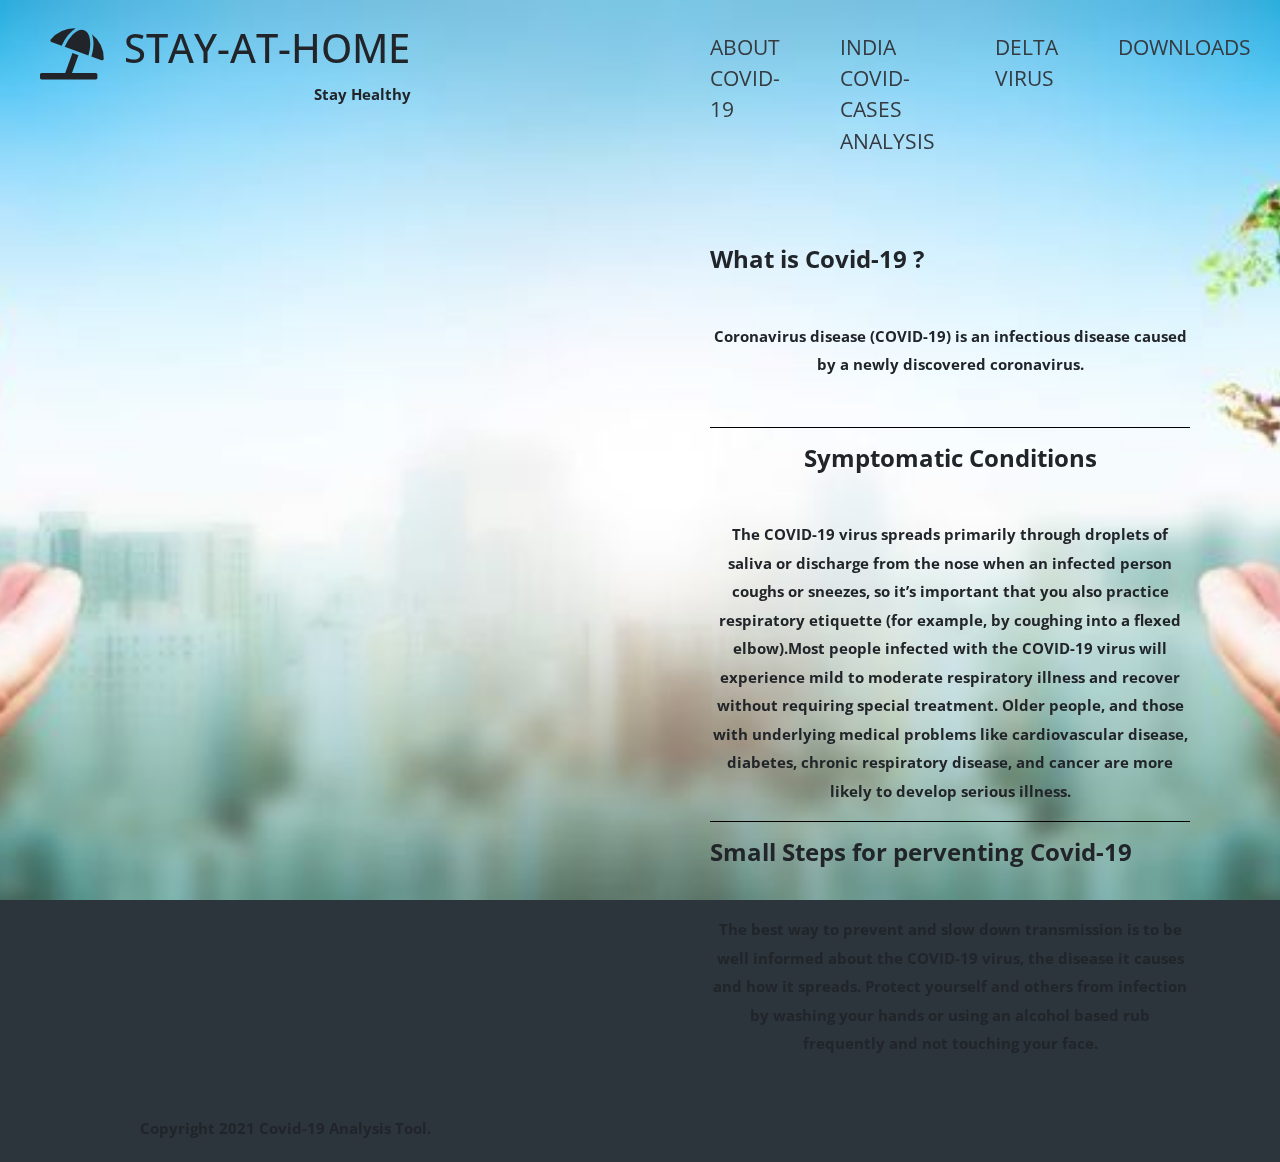
<file: index.html>
<!DOCTYPE html>
<html lang="en">

<head>
  <meta charset="UTF-8">
  <meta name="viewport" content="width=device-width, initial-scale=1.0">
  <meta http-equiv="X-UA-Compatible" content="ie=edge">
  <title>Covid-19 Analysis Tool</title>
  <link href="https://fonts.googleapis.com/css?family=Open+Sans:300,400" rel="stylesheet" />
  <link href="css/bootstrap.min.css" rel="stylesheet" />
  <link href="fontawesome/css/all.min.css" rel="stylesheet" />
  <link href="css/templatemo-diagoona.css" rel="stylesheet" />
  <link rel="icon" href="favicon27.ico">

</head>

<body>
  <div class="tm-container">
    <div>
      <div class="tm-row pt-4">
        <div class="tm-col-left">
          <div class="tm-site-header media">
            <i class="fas fa-umbrella-beach fa-3x mt-1 tm-logo"></i>
            <div class="media-body">
              <h1 class="tm-sitename text-uppercase">Stay-At-Home</h1>
              <p class="tm-slogon">Stay Healthy</p>
            </div>
          </div>
        </div>
        <div class="tm-col-right">
          <nav class="navbar navbar-expand-lg" id="tm-main-nav">
            <button class="navbar-toggler toggler-example mr-0 ml-auto" type="button" data-toggle="collapse" data-target="#navbar-nav" aria-controls="navbar-nav" aria-expanded="false" aria-label="Toggle navigation">
              <span><i class="fas fa-bars"></i></span>
            </button>
            <div class="collapse navbar-collapse tm-nav" id="navbar-nav">
              <ul class="navbar-nav text-uppercase">
                <li class="nav-item active">
                  <a class="nav-link tm-nav-link text-dark" href="#">About Covid-19 <span class="sr-only">(current)</span></a>
                </li>
                <li class="nav-item">
                  <a class="nav-link tm-nav-link text-dark" href="Dashboard/Insights_by_State/India_COVID-19_Dashboard_Insights.html">India Covid-Cases Analysis</a>
                </li>
                <li class="nav-item">
                  <a class="nav-link tm-nav-link text-dark" href="contact.html">Delta Virus</a>
                </li>
                <li class="nav-item">
                    <a class="nav-link tm-nav-link text-dark" href="downloadman.html">Downloads</a>
                </li>
              </ul>
            </div>
          </nav>
        </div>
      </div>


      <div class="tm-row">
        <div class="tm-col-left"></div>
        <main class="tm-col-right">
          <section class="tm-content">
            <h1 class="mb-5 tm-content-title"><strong>What is Covid-19 ?</strong></h1>
            <p class="mb-5">Coronavirus disease (COVID-19) is an infectious disease caused by a newly discovered coronavirus.
            </p>
            <hr>

            <h2 class="mb-5 tm-content-title"><strong>Symptomatic Conditions</strong></h1>
            <p>
            The COVID-19 virus spreads primarily through droplets of saliva or discharge from the nose when an infected person coughs or sneezes, so it’s important that you also practice respiratory etiquette (for example, by coughing into a flexed
            elbow).Most people infected with the COVID-19 virus will experience mild to moderate respiratory illness and recover without requiring special treatment. Older people, and those with underlying medical problems like cardiovascular disease,
            diabetes, chronic respiratory disease, and cancer are more likely to develop serious illness.</p>
            <hr>

            <h1 class="mb-5 tm-content-title"><strong>Small Steps for perventing Covid-19</strong></h1>
            <p>
            The best way to prevent and slow down transmission is to be well informed about the COVID-19 virus, the disease it causes and how it spreads. Protect yourself and others from infection by washing your hands or using an alcohol based rub
            frequently and not touching your face.</p>
            <style media="screen">
              p{
                font-size: 15px;
                font-weight: bold;
              }

              hr{
                  height: 1px;
                  background-color: #000000;
                  border: none;
                }

                  h2 {
                    text-align: center;
                  }

              }
            </style>
          </section>
        </main>
      </div>
    </div>

    <div class="tm-col-right tm-col-footer">
      <footer class="tm-site-footer text-right">
        <p class="mb-0">Copyright 2021 Covid-19 Analysis Tool.</p>
        <style media="screen" class="mb-0">
          color: black;
        </style>
      </footer>
    </div>
  </div>


  <script src="js/jquery-3.4.1.min.js"></script>
  <script src="js/bootstrap.min.js"></script>
  <script src="js/jquery.backstretch.min.js"></script>
  <script src="js/templatemo-script.js"></script>
</body>

</html>
</file>
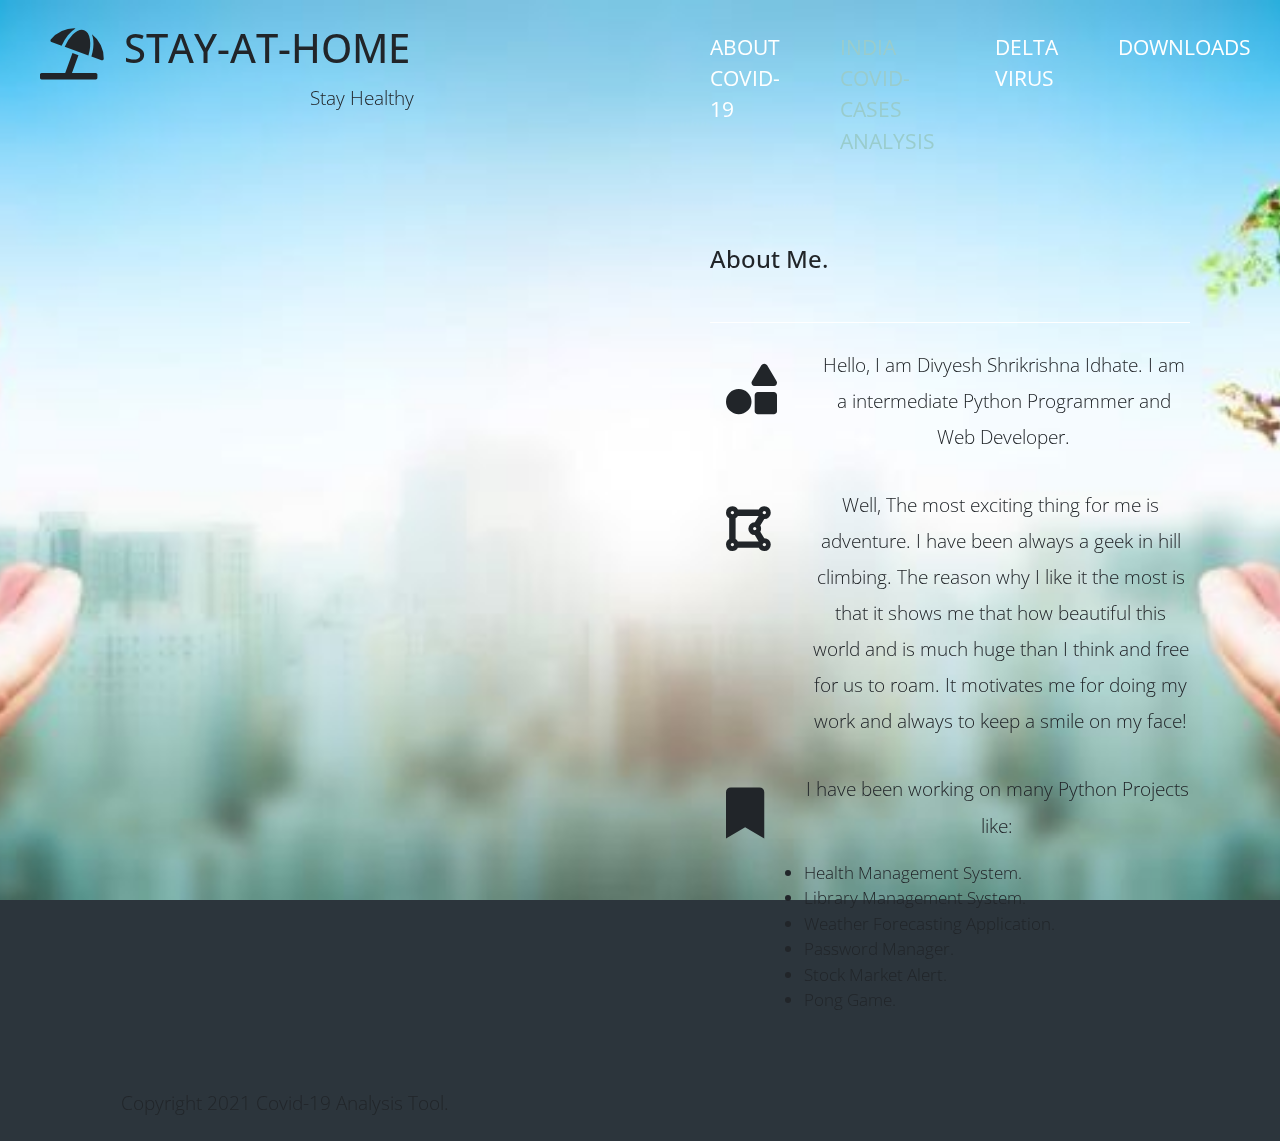
<file: about.html>
<!DOCTYPE html>
<html lang="en">

<head>
    <meta charset="UTF-8">
    <meta name="viewport" content="width=device-width, initial-scale=1.0">
    <meta http-equiv="X-UA-Compatible" content="ie=edge">
    <title>About</title>
    <link href="https://fonts.googleapis.com/css?family=Open+Sans:300,400" rel="stylesheet" />
    <link href="css/bootstrap.min.css" rel="stylesheet" />
    <link href="fontawesome/css/all.min.css" rel="stylesheet" />
    <link href="css/templatemo-diagoona.css" rel="stylesheet" />
    <link rel="icon" href="favicon27.ico">

</head>

<body>
    <div class="tm-container">
        <div>
            <div class="tm-row pt-4">
                <div class="tm-col-left">
                    <div class="tm-site-header media">
                        <i class="fas fa-umbrella-beach fa-3x mt-1 tm-logo"></i>
                        <div class="media-body">
                            <h1 class="tm-sitename text-uppercase">Stay-At-Home</h1>
                            <p class="tm-slogon">Stay Healthy</p>
                        </div>
                    </div>
                </div>
                <div class="tm-col-right">
                    <nav class="navbar navbar-expand-lg" id="tm-main-nav">
                        <button class="navbar-toggler toggler-example mr-0 ml-auto" type="button"
                            data-toggle="collapse" data-target="#navbar-nav"
                            aria-controls="navbar-nav" aria-expanded="false" aria-label="Toggle navigation">
                            <span><i class="fas fa-bars"></i></span>
                        </button>
                        <div class="collapse navbar-collapse tm-nav" id="navbar-nav">
                            <ul class="navbar-nav text-uppercase">
                                <li class="nav-item">
                                    <a class="nav-link tm-nav-link" href="index.html">About Covid-19</a>
                                </li>
                                <li class="nav-item active">
                                    <a class="nav-link tm-nav-link" href="Dashboard/Insights_by_State/India_COVID-19_Dashboard_Insights.html">India Covid-Cases Analysis <span class="sr-only">(current)</span></a>
                                </li>
                                <li class="nav-item">
                                    <a class="nav-link tm-nav-link" href="contact.html">Delta Virus</a>
                                </li>
                                <li class="nav-item">
                                    <a class="nav-link tm-nav-link" href="downloadman.html">Downloads</a>
                                </li>
                            </ul>
                        </div>
                    </nav>
                </div>
            </div>

            <div class="tm-row">
                <div class="tm-col-left"></div>
                <main class="tm-col-right">
                    <section class="tm-content tm-about">
                        <h2 class="mb-5 tm-content-title">About Me.</h2>
                        <hr class="mb-4">
                        <div class="media my-3">
                            <i class="fas fa-shapes fa-3x p-3 mr-4"></i>
                            <div class="media-body">
                                <p>Hello, I am Divyesh Shrikrishna Idhate. I am a intermediate Python Programmer and Web Developer. </p>
                            </div>
                        </div>
                        <div class="media my-3">
                            <i class="fas fa-draw-polygon fa-3x p-3 mr-4"></i>
                            <div class="media-body">
                                <p>Well, The most exciting thing for me is adventure. I have been always a geek in hill climbing. The reason why I like it the most is that it shows me that how beautiful this world and is much huge than I think and free for us to roam. It motivates me for doing my work and always to keep a smile on my face!</p>
                            </div>
                        </div>
                        <div class="media my-3">
                            <i class="fas fa-bookmark fa-3x p-3 mr-4"></i>
                            <div class="media-body">
                                <p>I have been working on many Python Projects like:</p>
                                <ul>
                                    <li>Health Management System.</li>
                                    <li>Library Management System.</li>
                                    <li>Weather Forecasting Application.</li>
                                    <li>Password Manager.</li>
                                    <li>Stock Market Alert.</li>
                                    <li>Pong Game.</li>
                                </ul>
                            </div>
                        </div>
                    </section>
                </main>
            </div>
        </div>

            <div class="tm-col-right tm-col-footer">
                <footer class="tm-site-footer text-right">
                  <p class="mb-0">Copyright 2021 Covid-19 Analysis Tool.</p>
                </footer>
            </div>
        </div>

    <script src="js/jquery-3.4.1.min.js"></script>
    <script src="js/bootstrap.min.js"></script>
    <script src="js/jquery.backstretch.min.js"></script>
    <script src="js/templatemo-script.js"></script>
</body>
</html>
</file>
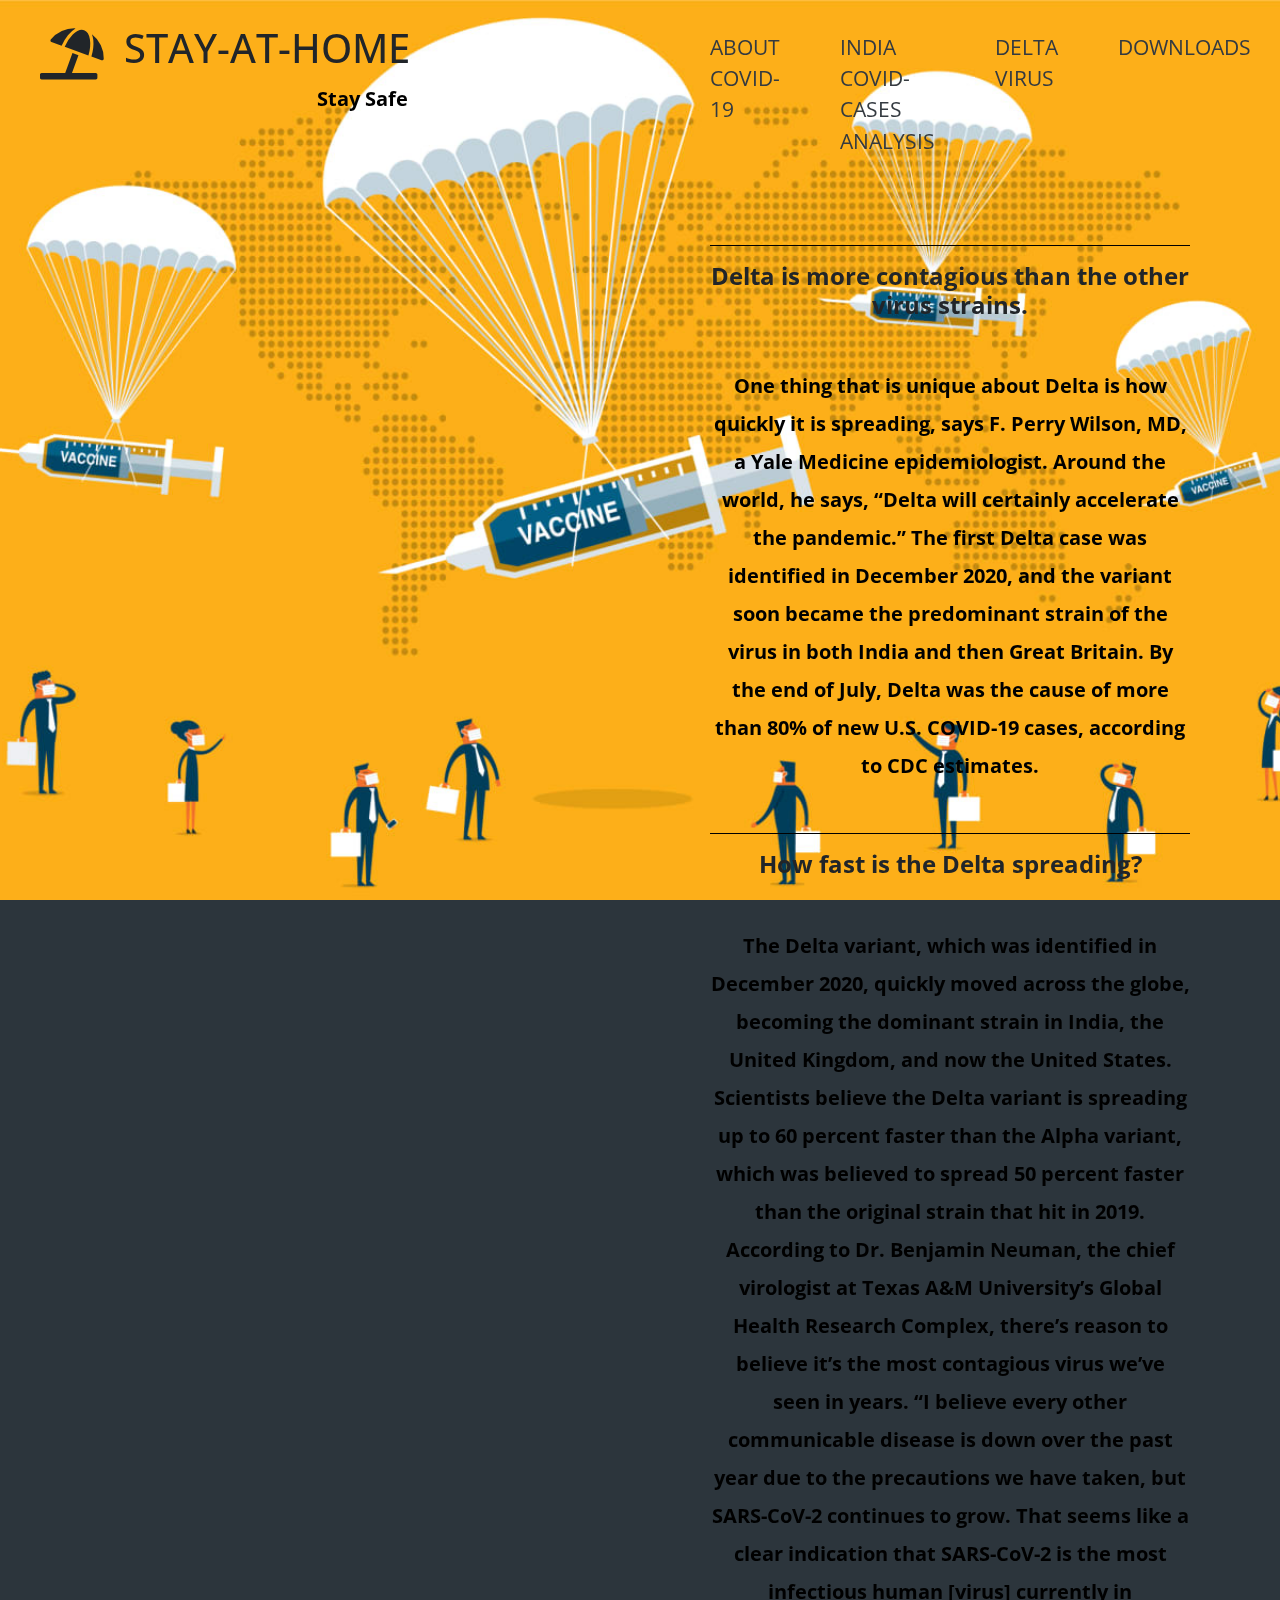
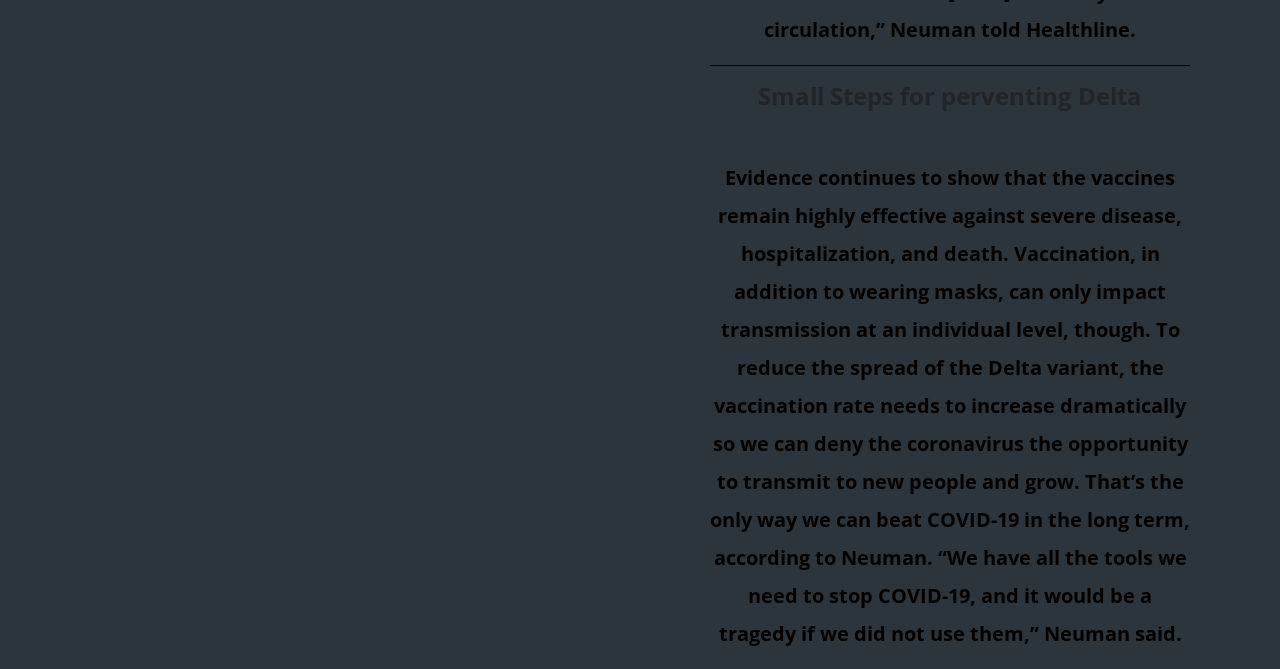
<file: contact.html>
<!DOCTYPE html>
<html lang="en">

<head>
    <meta charset="UTF-8">
    <meta name="viewport" content="width=device-width, initial-scale=1.0">
    <meta http-equiv="X-UA-Compatible" content="ie=edge">
    <title>Delta and other viruses</title>
    <link href="https://fonts.googleapis.com/css?family=Open+Sans:300,400" rel="stylesheet"/>
    <link href="css/bootstrap.min.css" rel="stylesheet"/>
    <link href="fontawesome/css/all.min.css" rel="stylesheet"/>
    <link href="css/templatemo-diagoona.css" rel="stylesheet"/>
    <link rel="icon" href="favicon27.ico">
</head>
<body>
  <style media="screen">
    * {
      background: "bablu.jpg"
    }
  </style>
<div class="tm-container">
    <div>
        <div class="tm-row pt-4">
            <div class="tm-col-left">
                <div class="tm-site-header media">
                    <i class="fas fa-umbrella-beach fa-3x mt-1 tm-logo"></i>
                    <div class="media-body">
                        <h1 class="tm-sitename text-uppercase">Stay-At-Home</h1>
                        <p class="tm-slogon">Stay Safe</p>
                    </div>
                </div>
            </div>
            <div class="tm-col-right">
                <nav class="navbar navbar-expand-lg" id="tm-main-nav">
                    <button class="navbar-toggler toggler-example mr-0 ml-auto" type="button"
                            data-toggle="collapse" data-target="#navbar-nav"
                            aria-controls="navbar-nav" aria-expanded="false" aria-label="Toggle navigation">
                        <span><i class="fas fa-bars"></i></span>
                    </button>
                    <div class="collapse navbar-collapse tm-nav" id="navbar-nav">
                        <ul class="navbar-nav text-uppercase">
                            <li class="nav-item">
                                <a class="nav-link tm-nav-link text-dark" href="index.html">About Covid-19</a>
                            </li>
                            <li class="nav-item">
                                <a class="nav-link tm-nav-link text-dark" href="Dashboard/Insights_by_State/India_COVID-19_Dashboard_Insights.html">India Covid-Cases Analysis</a>
                            </li>
                            <li class="nav-item active">
                              <a class="nav-link tm-nav-link text-dark" href="contact.html">Delta Virus<span class="sr-only">(current)</span></a>
                            </li>
                            <li class="nav-item">
                                <a class="nav-link tm-nav-link text-dark" href="downloadman.html">Downloads</a>
                            </li>
                        </ul>
                    </div>
                </nav>
            </div>
        </div>
    </div>

    <div class="tm-row">
      <div class="tm-col-left"></div>
      <main class="tm-col-right">
        <section class="tm-content">
          <hr>
          <h2 class="mb-5 tm-content-title"><strong>Delta is more contagious than the other virus strains.</strong></h2>
          <p class="mb-5">One thing that is unique about Delta is how quickly it is spreading, says F. Perry Wilson, MD, a Yale Medicine epidemiologist. Around the world, he says, “Delta will certainly accelerate the pandemic.” The first Delta case was identified in December 2020, and the variant soon became the predominant strain of the virus in both India and then Great Britain. By the end of July, Delta was the cause of more than 80% of new U.S. COVID-19 cases, according to CDC estimates.
          </p>
          <hr>

          <h2 class="mb-5 tm-content-title"><strong>How fast is the Delta spreading?</strong></h2>
          <p>
            The Delta variant, which was identified in December 2020, quickly moved across the globe, becoming the dominant strain in India, the United Kingdom, and now the United States.

  Scientists believe the Delta variant is spreading up to 60 percent faster than the Alpha variant, which was believed to spread 50 percent faster than the original strain that hit in 2019.

  According to Dr. Benjamin Neuman, the chief virologist at Texas A&M University’s Global Health Research Complex, there’s reason to believe it’s the most contagious virus we’ve seen in years.

  “I believe every other communicable disease is down over the past year due to the precautions we have taken, but SARS-CoV-2 continues to grow. That seems like a clear indication that SARS-CoV-2 is the most infectious human [virus] currently in circulation,” Neuman told Healthline.</p>
          <hr>

          <h2 class="mb-5 tm-content-title"><strong>Small Steps for perventing Delta</strong></h2>
          <p>
            Evidence continues to show that the vaccines remain highly effective against severe disease, hospitalization, and death.

            Vaccination, in addition to wearing masks, can only impact transmission at an individual level, though.

            To reduce the spread of the Delta variant, the vaccination rate needs to increase dramatically so we can deny the coronavirus the opportunity to transmit to new people and grow.

            That’s the only way we can beat COVID-19 in the long term, according to Neuman.

            “We have all the tools we need to stop COVID-19, and it would be a tragedy if we did not use them,” Neuman said.</p>
            <style media="screen">
              p{
                font-size: 20px;
                font-weight: bold;
                color: black;
              }


              hr{
                  height: 1px;
                  background-color: #000000;
                  border: none;
                }
              h2 {
                text-align: center;
              }
            </style>
        </section>
      </main>
    </div>
  </div>


<script src="js/jquery-3.4.1.min.js"></script>
<script src="js/bootstrap.min.js"></script>
<script src="js/jquery.backstretch.min.js"></script>
<script src="js/main23.js"></script>
</body>
</html>
</file>
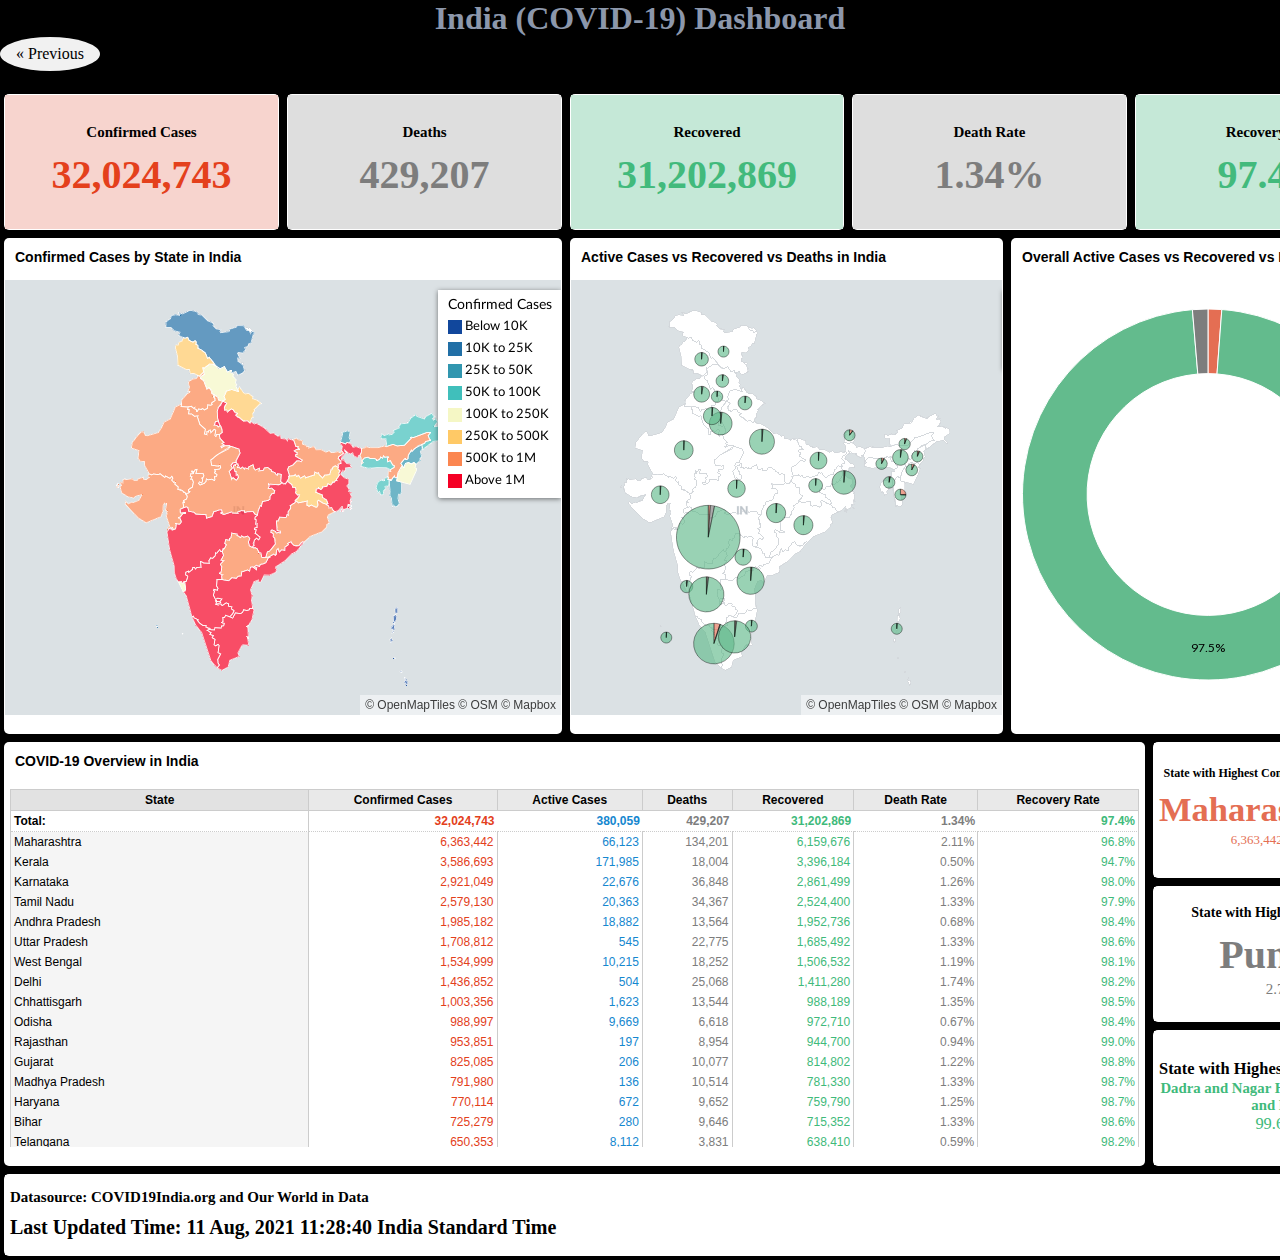
<file: Dashboard/Insights_by_State/India_COVID-19_Dashboard_Insights.html>
<html><head>
<meta http-equiv='Content-Type' content='text/html; charset=UTF-8' />
<meta name="viewport" content="width=device-width, initial-scale=1.0">
<meta http-equiv="X-UA-Compatible" content="ie=edge">
<title>Covid-19 Data Analysis</title>
<link rel="icon" href="favicon27.ico">
<style type='text/css'>


body {
	 background:rgb(0, 0, 0) !important;
	 color:#000000;}
 .ZDBDSElemTitleDesc .ZDBDSElemTitle{
	color: !important;
	font-family: !important;
	font-size: !important;}
 .ZDBDSElemTitleDesc .ZDBDSElemDesc{
	color: !important;
	font-family: !important;
	font-size: !important;}
 .ZDBDSElemTitle {
	 color:#000000 !important;}
 .ZDBDSElemDesc {
	 color:#1a1a1a !important;}
 .moreAnchEl {
	 color:#1b72e4 !important;}
 .ZDBDSElemTitleDesc {
	 border-bottom-width:0px !important;
	 border-bottom-color:#4152aa !important;}
 .ZDBDSElemPar {
	 border-width:px !important;
	 border-radius:5px !important;}
 .ZDBDSElemPar, .ZDBDSElem{
	 background-color:#FFFFFF !important;}</style><style>
body{margin:0px;}





.dataCell, .filterCell, .groupCell, .sectionHeader, .groupSummary, .sectionHeaderLast, .groupSumPrevRowExists, .groupColStartCell, .groupCellEnd {
  border-right: 1px solid #E1E1E1;
  white-space: normal !important;
  word-wrap: break-word;
}

.dataCell, .sectionHeader, .sectionHeaderLast, .groupCellEnd {
  border-bottom: 1px solid #E1E1E1;
}

.sectionHeader, .sectionHeaderLast {
  background-color: #F3F3F3;
  border-right-width: 0px;
  font-weight: bold;
}

.sectionHeaderLast {
  border-right: 1px solid #E1E1E1;
}

.blankCell {
  background-color: #FFEBC8;
  border-color: #FFEBC8;
}

.groupCell {
  background-color: #F3F3F3;
  font-weight: bold;
}

.groupCellEnd {
  font-weight: bold;
  background-color: #F3F3F3;
  border-top: #F3F3F3;
}

.groupColStartCell {
  background-color: #F3F3F3;
  border-bottom: 1px solid #DDDDDD;
}

.groupSummary {
  font-weight: bold;
  background-color: #F3F3F3;
  border-bottom: 1px solid #DDDDDD;
}

.groupSumPrevRowExists {
  font-weight: bold;
  background-color: #F3F3F3;
  border-bottom: 1px solid #DDDDDD;
}

.chRow, .tcRow {
  height: 22px;
}






.PivotSheet {
  font-family: Arial, Verdana, sans-serif;
}

.PivotSheet .hRow,
.PivotSheet .colHeadL, .PivotSheet .colHeadR,
.PivotSheet .dL, .PivotSheet .dR,
.PivotSheet .sL, .PivotSheet .sR,
.PivotSheet .tL, .PivotSheet .tR,
.PivotSheet .zdbRowHead, .PivotSheet .zdbRhColHead {
  white-space: normal;
  overflow: hidden;
}

.PivotSheet .hRow, .PivotSheet .zdbRowHead, .PivotSheet .zdbRhColHead,
.PivotSheet .colHeadL, .PivotSheet .colHeadR {
  text-align: center;
  white-space: nowrap;
}

.PivotSheet .zdbRowHead, .PivotSheet .zdbRhColHead {
  color: #C0C0C0;
  border-left: 1px solid;
  border-top: 0px;
  border-bottom: 0px;
}

.PivotSheet .zdbRhColHead {
  border-top: 1px solid;
}

.PivotSheet .hRow,
.PivotSheet .colHeadL, .PivotSheet .sL,
.PivotSheet .colHeadR, .PivotSheet .sR,
.PivotSheet .tR, .PivotSheet .tL {
  font-weight: bold;
}

.PivotSheet .sL, .PivotSheet .sR,
.PivotSheet .bottomLine {
  border-bottom: 1px dotted #CCCCCC;
}

.PivotSheet .hRow, .PivotSheet .zdbDataCell,
.PivotSheet .colHeadL, .PivotSheet .colHeadR,
.PivotSheet .dL, .PivotSheet .dR,
.PivotSheet .sL, .PivotSheet .sR,
.PivotSheet .padRight {
  border-right: 1px solid #CCCCCC;
}

.PivotSheet .zdbRowHead, .PivotSheet .zdbRhColHead {
  border-right: 1px dotted #CCCCCC;
}

.PivotSheet .colHeadL, .PivotSheet .colHeadR {
  border-bottom: 1px solid #CCCCCC;
}

.PivotSheet .hRow, .PivotSheet .colHeadL, .PivotSheet .colHeadR {
  border-top: 1px solid #CCCCCC;
}

.PivotSheet .hRow,
.PivotSheet .colHeadL, .PivotSheet .sL {
  background-color: #E2E2E2;
}

.PivotSheet .colHeadR, .PivotSheet .sR {
  background-color: #E9E9E9;
}

.PivotSheet .dL, .PivotSheet .zdbRowHead, .PivotSheet .zdbRhColHead {
  background-color: #F5F5F5;
}


.PivotSheet .groupCell, .PivotSheet .groupCellEnd {
  background-color: #f5f5f5;
  border-left: 0px;
  border-right: 1px solid #CCC;
  font-weight: bold;
}

.PivotSheet .groupCell {
  border-bottom: 0px;
  border-top: 0px;
}

.PivotSheet .groupCellEnd {
  border-bottom: 1px solid #CCC;
  border-top: 0px;
  white-space: normal;
}

.PivotSheet .zdbDataCell {
  border-top: 0px;
  border-left: 0px;
}

.PivotSheet .zdbColHead {
  background-color: #E2E2E2;
  border-left: 0px;
  border-color: #CCC;
  font-weight: bold;
}





.apitablebg {
  background-color: #F6F6F6;
}

.apitableheader {
  background-color: #e5e5e5;
  text-align: center;
  border: 1px solid #CCCCCC;
  border-left: 0px;
  overflow: hidden;
}

img {
  border: 0px;
}

.apititle {
  font-family: Arial, Verdana, sans-serif;
  font-size: 22px;
  font-style: normal;
  font-weight: bold;
}

.apiUfLblName {
  font-family: Arial, Verdana, sans-serif;
  font-size: 13px;
  font-style: normal;
  font-weight: bold;
}

.apiUFValue {
  font-family: Arial, Verdana, sans-serif;
  font-size: 13px;
  font-style: normal;
  color: Gray;
  font-weight: bold;
}

.apiNEWUfLblName {
  font-family: Arial, Verdana, sans-serif;
  font-size: 13px;
  font-style: normal;
  color: #808080;
}

.apiNEWUFValue {
  font-family: Arial, Verdana, sans-serif;
  font-size: 13px;
  font-style: normal;
  color: #000;
}

.apiRAFCombinedCriteria {
  font-family: Arial, Verdana, sans-serif;
  font-size: 13px;
  font-style: normal;
  color: #000;
  font-weight: bold;
}

.apiRAFAND {
  font-family: Arial, Verdana, sans-serif;
  font-size: 13px;
  font-style: italic;
  color: #000;
}

.apidesc {
  font-family: Arial, Verdana, sans-serif;
  font-size: 17px;
  font-style: normal;
}

.ZDBDSElemTitle {
  font-family: Arial, Verdana, sans-serif;
  color: #000;
  font-size: 14px;
  font-weight: bold;
}

.ZDBDSElemDesc {
  font-family: Arial, Verdana, sans-serif;
  color: #808081;
  font-size: 12px;
  font-weight: normal;
  padding-top: 5px;
}

.ZDBDSElemDiv {
  border: 1px solid #FCCFCF;
}

.ZDBDSViewDeleted {
  background-color: white;
  color: blue;
  font-family: Arial, Verdana, sans-serif;
  font-size: 30px;
  font-weight: bold;
}

.mainTable {
  font-family: Arial, Verdana, sans-serif;
  font-size: 12px;
  font-weight: normal;
  font-style: normal;
  color: #000000;
  background-color: #FFFFFF;
}

.PivotSheet, .tabularSheet, .sheet, .apitablebg {
  border-bottom: 1px solid #AAAAAA;
  border-left: 1px solid #cccccc;
}

.scrollTopArrow {
  border-right: 1px solid #333;
  border-top: 1px solid #333;
  content: "";
  display: inline-block;
  height: 13px;
  margin-left: 11px;
  margin-top: 15px;
  transform: rotate(-45deg);
  width: 13px;
}

.scrollTop {
  background: #ffffff none repeat scroll 0 0;
  border: 1px solid #333;
  border-radius: 50%;
  display: inline-block;
  height: 35px;
  margin-right: 0;
  width: 35px;
}

#scrollTop {
  cursor: pointer;
  position: fixed;
  bottom: 0;
  right: 0;
  margin-right: 10px;
  margin-bottom: 10px;
}





.opr1OPERATION {
  font-family: Arial, Verdana, sans-serif;
  font-size: 40px;
  color: #000000;
  padding-bottom: 3px;
  line-height: normal !important;
}

.opr1LABEL {
  font-family: Arial, Verdana, sans-serif;
  font-size: 15px;
  color: #000000;
  text-align: left;
  padding-bottom: 10px;
  font-weight: bold;
  line-height: normal !important;

}

.opr2LABEL, .opr3LABEL {
  font-family: Arial, Verdana, sans-serif;
  font-size: 13px;
  color: #000000;
  text-align: right;
  padding-bottom: 5px;
  clear: both;
  line-height: normal !important;

}

.kpiNEGATIVE {
  display: table-cell;
  vertical-align: middle;
  font-family: Arial, Verdana, sans-serif;
  font-size: 30px;
  padding-bottom: 4px;
  color: #EB3C3B;
}

.kpiPOSITIVE {
  display: table-cell;
  vertical-align: middle;
  font-family: Arial, Verdana, sans-serif;
  font-size: 30px;
  padding-bottom: 4px;
  color: #00AD5D;
}

.widgetnodata {
  color: #eb3c3b;
  font-family: Arial, Verdana, sans-serif;
  font-size: medium;
  font-weight: bold;
  padding: 10px;
}

.kpiholder {
  display: inline-table;
  border-spacing: 0;
}

.widgetholder {
  display: inline-block;
  border-spacing: 0;
  -webkit-transform-origin: 0 0 0;
}

.widgetholder.widgetChart {
  display: block !important;
}





.ZDBDThemeType1 {
  background: #fff;
}

.ZDBDThemeType2, .ZDBDThemeType3, .ZDBDThemeType4,
.ZDBDThemeType5, .ZDBDThemeType6 {
  background: #f2f2f2;
}

.ZDBDSElemPar {
  box-sizing: border-box;
  background: #fff;
  width: 100%;
  overflow: hidden;
}

.HTML .ZDBDSElemPar[viewtype=WIDGET] {
  margin-bottom: 10px;
}

.PDF .ZDBDSElemPar[viewtype=WIDGET] {
  margin-bottom: 1%;
  vertical-align: top;
}

.ZDBDThemeType1 .ZDBDSElemTitleDesc, .ZDBDThemeType2 .ZDBDSElemTitleDesc {
  border-top: none !important;
  border-right: none !important;
  border-left: none !important;
  border-bottom-width: 1px;
  border-style: solid;
  border-color: #D9D9D9;
}

.ZDBDThemeType2 .ZDBDSElemPar {
  border: 1px solid #D9D9D9;
}

.ZDBDThemeType4 .ZDBDSElemPar {
  border: 1px solid #959394;
}

.ZDBDThemeType3 .ZDBDSElemPar, .ZDBDThemeType5 .ZDBDSElemPar {
  border-top-width: 2px;
  border-bottom: none !important;
  border-left: none !important;
  border-right: none !important;
  border-color: #959394;
  border-style: solid;
}

.ZDBDThemeType4 .ZDBDSElemTitleDesc, .ZDBDThemeType6 .ZDBDSElemTitleDesc {
  background-color: #959394;
}

.ZDBDSElemTitleDesc {
  display: table;
  width: 100%;
  border-spacing: 10px;
}

.ZDBDSElemTitleDesc > div {
  display: table-cell;
  vertical-align: middle;
  height: 30px;
}

.ZDBDSElem {
  width: 100%;
  box-sizing: border-box;
  text-align: center;
}

.ZDBDSElemPar[viewtype=text] {
  border: none !important;
  box-shadow: none !important;
}


.ZDBDThemeType5.MCType1 [thememulticolortype="0"] {
  border-color: #00caae;
}

.ZDBDThemeType6.MCType1 [thememulticolortype="0"] .ZDBDSElemTitleDesc {
  background: #00caae;
}

.ZDBDThemeType6.MCType1 [thememulticolortype="0"][viewtype=WIDGET] {
  border: 1px solid #00caae;
}

.ZDBDThemeType5.MCType1 [thememulticolortype="1"] {
  border-color: #288ae1;
}

.ZDBDThemeType6.MCType1 [thememulticolortype="1"] .ZDBDSElemTitleDesc {
  background: #288ae1;
}

.ZDBDThemeType6.MCType1 [thememulticolortype="1"][viewtype=WIDGET] {
  border: 1px solid #288ae1;
}

.ZDBDThemeType5.MCType1 [thememulticolortype="2"] {
  border-color: #e84d6d;
}

.ZDBDThemeType6.MCType1 [thememulticolortype="2"] .ZDBDSElemTitleDesc {
  background: #e84d6d;
}

.ZDBDThemeType6.MCType1 [thememulticolortype="2"][viewtype=WIDGET] {
  border: 1px solid #e84d6d;
}

.ZDBDThemeType5.MCType1 [thememulticolortype="3"] {
  border-color: #f9882c;
}

.ZDBDThemeType6.MCType1 [thememulticolortype="3"] .ZDBDSElemTitleDesc {
  background: #f9882c;
}

.ZDBDThemeType6.MCType1 [thememulticolortype="3"][viewtype=WIDGET] {
  border: 1px solid #f9882c;
}

.ZDBDThemeType5.MCType1 [thememulticolortype="4"] {
  border-color: #febb1f;
}

.ZDBDThemeType6.MCType1 [thememulticolortype="4"] .ZDBDSElemTitleDesc {
  background: #febb1f;
}

.ZDBDThemeType6.MCType1 [thememulticolortype="4"][viewtype=WIDGET] {
  border: 1px solid #febb1f;
}

.ZDBDThemeType5.MCType2 [thememulticolortype="0"] {
  border-color: #ec6369;
}

.ZDBDThemeType6.MCType2 [thememulticolortype="0"] .ZDBDSElemTitleDesc {
  background: #ec6369;
}

.ZDBDThemeType6.MCType2 [thememulticolortype="0"][viewtype=WIDGET] {
  border: 1px solid #ec6369;
}

.ZDBDThemeType5.MCType2 [thememulticolortype="1"] {
  border-color: #f2c94a;
}

.ZDBDThemeType6.MCType2 [thememulticolortype="1"] .ZDBDSElemTitleDesc {
  background: #f2c94a;
}

.ZDBDThemeType6.MCType2 [thememulticolortype="1"][viewtype=WIDGET] {
  border: 1px solid #f2c94a;
}

.ZDBDThemeType5.MCType2 [thememulticolortype="2"] {
  border-color: #66dc9c;
}

.ZDBDThemeType6.MCType2 [thememulticolortype="2"] .ZDBDSElemTitleDesc {
  background: #66dc9c;
}

.ZDBDThemeType6.MCType2 [thememulticolortype="2"][viewtype=WIDGET] {
  border: 1px solid #66dc9c;
}

.ZDBDThemeType5.MCType2 [thememulticolortype="3"] {
  border-color: #50acee;
}

.ZDBDThemeType6.MCType2 [thememulticolortype="3"] .ZDBDSElemTitleDesc {
  background: #50acee;
}

.ZDBDThemeType6.MCType2 [thememulticolortype="3"][viewtype=WIDGET] {
  border: 1px solid #50acee;
}

.ZDBDThemeType5.MCType2 [thememulticolortype="4"] {
  border-color: #6a6fe8;
}

.ZDBDThemeType6.MCType2 [thememulticolortype="4"] .ZDBDSElemTitleDesc {
  background: #6a6fe8;
}

.ZDBDThemeType6.MCType2 [thememulticolortype="4"][viewtype=WIDGET] {
  border: 1px solid #6a6fe8;
}

.ZDBDThemeType5.MCType3 [thememulticolortype="0"] {
  border-color: #38d1c0;
}

.ZDBDThemeType6.MCType3 [thememulticolortype="0"] .ZDBDSElemTitleDesc {
  background: #38d1c0;
}

.ZDBDThemeType6.MCType3 [thememulticolortype="0"][viewtype=WIDGET] {
  border: 1px solid #38d1c0;
}

.ZDBDThemeType5.MCType3 [thememulticolortype="1"] {
  border-color: #5866c2;
}

.ZDBDThemeType6.MCType3 [thememulticolortype="1"] .ZDBDSElemTitleDesc {
  background: #5866c2;
}

.ZDBDThemeType6.MCType3 [thememulticolortype="1"][viewtype=WIDGET] {
  border: 1px solid #5866c2;
}

.ZDBDThemeType5.MCType3 [thememulticolortype="2"] {
  border-color: #fdaa29;
}

.ZDBDThemeType6.MCType3 [thememulticolortype="2"] .ZDBDSElemTitleDesc {
  background: #fdaa29;
}

.ZDBDThemeType6.MCType3 [thememulticolortype="2"][viewtype=WIDGET] {
  border: 1px solid #fdaa29;
}

.ZDBDThemeType5.MCType3 [thememulticolortype="3"] {
  border-color: #9860d0;
}

.ZDBDThemeType6.MCType3 [thememulticolortype="3"] .ZDBDSElemTitleDesc {
  background: #9860d0;
}

.ZDBDThemeType6.MCType3 [thememulticolortype="3"][viewtype=WIDGET] {
  border: 1px solid #9860d0;
}

.ZDBDThemeType5.MCType3 [thememulticolortype="4"] {
  border-color: #ef4f85;
}

.ZDBDThemeType6.MCType3 [thememulticolortype="4"] .ZDBDSElemTitleDesc {
  background: #ef4f85;
}

.ZDBDThemeType6.MCType3 [thememulticolortype="4"][viewtype=WIDGET] {
  border: 1px solid #ef4f85;
}

.ZDBDThemeType5.MCType4 [thememulticolortype="0"] {
  border-color: #e84d6d;
}

.ZDBDThemeType6.MCType4 [thememulticolortype="0"] .ZDBDSElemTitleDesc {
  background: #e84d6d;
}

.ZDBDThemeType6.MCType4 [thememulticolortype="0"][viewtype=WIDGET] {
  border: 1px solid #e84d6d;
}

.ZDBDThemeType5.MCType4 [thememulticolortype="1"] {
  border-color: #00caae;
}

.ZDBDThemeType6.MCType4 [thememulticolortype="1"] .ZDBDSElemTitleDesc {
  background: #00caae;
}

.ZDBDThemeType6.MCType4 [thememulticolortype="1"][viewtype=WIDGET] {
  border: 1px solid #00caae;
}

.ZDBDThemeType5.MCType4 [thememulticolortype="2"] {
  border-color: #4a86f2;
}

.ZDBDThemeType6.MCType4 [thememulticolortype="2"] .ZDBDSElemTitleDesc {
  background: #4a86f2;
}

.ZDBDThemeType6.MCType4 [thememulticolortype="2"][viewtype=WIDGET] {
  border: 1px solid #4a86f2;
}

.ZDBDThemeType5.MCType4 [thememulticolortype="3"] {
  border-color: #fbba3c;
}

.ZDBDThemeType6.MCType4 [thememulticolortype="3"] .ZDBDSElemTitleDesc {
  background: #fbba3c;
}

.ZDBDThemeType6.MCType4 [thememulticolortype="3"][viewtype=WIDGET] {
  border: 1px solid #fbba3c;
}

.ZDBDThemeType5.MCType4 [thememulticolortype="4"] {
  border-color: #f9539c;
}

.ZDBDThemeType6.MCType4 [thememulticolortype="4"] .ZDBDSElemTitleDesc {
  background: #f9539c;
}

.ZDBDThemeType6.MCType4 [thememulticolortype="4"][viewtype=WIDGET] {
  border: 1px solid #f9539c;
}

.ZDBDThemeType5.MCType5 [thememulticolortype="0"] {
  border-color: #EC656B;
}

.ZDBDThemeType6.MCType5 [thememulticolortype="0"] .ZDBDSElemTitleDesc {
  background: #EC656B;
}

.ZDBDThemeType6.MCType5 [thememulticolortype="0"][viewtype=WIDGET] {
  border: 1px solid #EC656B;
}

.ZDBDThemeType5.MCType5 [thememulticolortype="1"] {
  border-color: #FF9361;
}

.ZDBDThemeType6.MCType5 [thememulticolortype="1"] .ZDBDSElemTitleDesc {
  background: #FF9361;
}

.ZDBDThemeType6.MCType5 [thememulticolortype="1"][viewtype=WIDGET] {
  border: 1px solid #FF9361;
}

.ZDBDThemeType5.MCType5 [thememulticolortype="2"] {
  border-color: #D1E76E;
}

.ZDBDThemeType6.MCType5 [thememulticolortype="2"] .ZDBDSElemTitleDesc {
  background: #D1E76E;
}

.ZDBDThemeType6.MCType5 [thememulticolortype="2"][viewtype=WIDGET] {
  border: 1px solid #D1E76E;
}

.ZDBDThemeType5.MCType5 [thememulticolortype="3"] {
  border-color: #6CD09B;
}

.ZDBDThemeType6.MCType5 [thememulticolortype="3"] .ZDBDSElemTitleDesc {
  background: #6CD09B;
}

.ZDBDThemeType6.MCType5 [thememulticolortype="3"][viewtype=WIDGET] {
  border: 1px solid #6CD09B;
}

.ZDBDThemeType5.MCType5 [thememulticolortype="4"] {
  border-color: #5CA9E0;
}

.ZDBDThemeType6.MCType5 [thememulticolortype="4"] .ZDBDSElemTitleDesc {
  background: #5CA9E0;
}

.ZDBDThemeType6.MCType5 [thememulticolortype="4"][viewtype=WIDGET] {
  border: 1px solid #5CA9E0;
}

.ZDBDThemeType5.MCType6 [thememulticolortype="0"] {
  border-color: #FE6769;
}

.ZDBDThemeType6.MCType6 [thememulticolortype="0"] .ZDBDSElemTitleDesc {
  background: #FE6769;
}

.ZDBDThemeType6.MCType6 [thememulticolortype="0"][viewtype=WIDGET] {
  border: 1px solid #FE6769;
}

.ZDBDThemeType5.MCType6 [thememulticolortype="1"] {
  border-color: #BAE490;
}

.ZDBDThemeType6.MCType6 [thememulticolortype="1"] .ZDBDSElemTitleDesc {
  background: #BAE490;
}

.ZDBDThemeType6.MCType6 [thememulticolortype="1"][viewtype=WIDGET] {
  border: 1px solid #BAE490;
}

.ZDBDThemeType5.MCType6 [thememulticolortype="2"] {
  border-color: #56A8FB;
}

.ZDBDThemeType6.MCType6 [thememulticolortype="2"] .ZDBDSElemTitleDesc {
  background: #56A8FB;
}

.ZDBDThemeType6.MCType6 [thememulticolortype="2"][viewtype=WIDGET] {
  border: 1px solid #56A8FB;
}

.ZDBDThemeType5.MCType6 [thememulticolortype="3"] {
  border-color: #FDCC58;
}

.ZDBDThemeType6.MCType6 [thememulticolortype="3"] .ZDBDSElemTitleDesc {
  background: #FDCC58;
}

.ZDBDThemeType6.MCType6 [thememulticolortype="3"][viewtype=WIDGET] {
  border: 1px solid #FDCC58;
}

.ZDBDThemeType5.MCType6 [thememulticolortype="4"] {
  border-color: #F5669D;
}

.ZDBDThemeType6.MCType6 [thememulticolortype="4"] .ZDBDSElemTitleDesc {
  background: #F5669D;
}

.ZDBDThemeType6.MCType6 [thememulticolortype="4"][viewtype=WIDGET] {
  border: 1px solid #F5669D;
}







.t1 .mainTable, .t2 .mainTable, .t3 .mainTable {
  background-color: transparent;
}

.t1 .hRow, .t1 .zdbDataCell, .t1 .colHeadR,
.t1 .dR, .t1 .sR, .t1 .padRight, .t1 .groupCell,
.t1 .groupCellEnd, .t1 .groupColStartCell, .t1 .groupSumPrevRowExists,
.t1 .groupSummary, .t1 .sectionHeader, .t1 .sectionHeaderLast {
  border-right: 0px;
  border-left: 0px;
  background-color: transparent;
}

.t1 {
  border-width: 0px;
}

.t1 .datacell, .t1 .apitableheader {
  border-width: 0px;
}

.t1 .datacell {
  border-bottom-width: 1px;
}

.t1 .notBottomLine {
  border-right: 0px;
}

.t1 .groupRightEnd {
  border-right: 1px solid;
}

.t1 .colHeadL, .t1 .colHeadR, .t1 .hRow, .t1 .apitableheader, .t1 .dataBottomLine {
  border-top-width: 0px;
  border-top-color: #fff;
  border-bottom-width: 1px;
}

.t1 .hRow {
  border-right: 1px solid;
  border-bottom: 1px solid;
}

.t1 .groupCell, .t1 .groupColStartCell, .t1 .groupCellEnd {
  border-right: 1px solid;
}

.t1 .groupCell, .t1 .groupCellEnd, .t1 .apitableheader, .t1 .colHeadL,
.t1 .colHeadR, .t1 .dL, .t1 .sL, .t1 .sR, .t1 .groupSummary, .t1 .groupSumPrevRowExists, .t1 .groupColStartCell, .t1 .hRow,
.t2 .groupCell, .t2 .groupCellEnd, .t2 .apitableheader, .t2 .colHeadL, .t2 .colHeadR, .t2 .dL, .t2 .sL, .t2 .sR,
.t2 .groupSummary, .t2 .groupSumPrevRowExists, .t2 .groupColStartCell, .t2 .hRow, .t2 .sectionHeader, .t2 .sectionHeaderLast,
.t3 .dL, .t3 .groupCell, .t3 .groupCellEnd {
  background-color: transparent;
}

.t3 {
  border-right: 1px solid;
}

.t3 .dR, .t3 .colHeadR, .t3 .sR,
.t3 .padRight, .t3 .dataCell, .t3 .groupSummary, .t3 .sectionHeaderLast,
.t3 .groupSumPrevRowExists {
  border-right-width: 0px;
}

.t3 .groupRightEnd, .t3 .dataCellEnd {
  border-right-width: 1px;
}

.t3 .notBottomLine {
  border-bottom-width: 0px;
}

.t3 .dataBottomLine {
  border-bottom-width: 1px;
}





.zd-wrapper {
  position: relative;
  min-height: 100%;
  border-style: solid;
  border-color: transparent;


}

.zd-scrollElement {
  min-height: 100%;
  position: absolute;
  width: 100%;
}

.zd-layerHolder {
  position: absolute;
  top: 0px;
  left: 0px;
  width: 100%;
}

.zd-layer {
  position: absolute;






  border: 5px solid transparent;

  box-sizing: border-box;

}

.zd-layer.zd-autoHeight {

  border-width: 5px;
}

.zd-container {
  position: absolute;
  height: 100%;
  width: 100%;

  box-sizing: border-box;



}

.zd-container.zd-autoHeight {
  height: auto;
}

.zd-layerHolder.zd-containerResize > .zd-layer {
  transition: none;
}

.zd-move {
  position: absolute;
  top: 0;
  left: 0;
  height: 100%;
  width: 100%;
  border: 0px solid cornflowerblue;
  box-sizing: border-box;
  cursor: move;
  transition: border-width 0.3s;
  z-index: 2;

}

.zd-move:hover, .zd-move:active {


}

.zd-preview {

  opacity: 0.2 !important;
  transition: none !important;
  z-index: 1;
}

.zd-preview .zd-container {
  background-color: #555;
}

.zd-preview.zd-no-transition {
  transition: none;
}

.zd-resize {
  position: absolute;
  height: 15px;
  width: 15px;

  z-index: 2;
  transition: background-color 0.3s;
  z-index: 3;
}

.zd-resize:hover {
  z-index: 4;
}

.zd-resize:hover, .zd-resize:active {

}

.zd-resize-Left, .zd-resize-Right {
  width: 10px;
  height: 100%;

  cursor: ew-resize;
  background: transparent;
  opacity: 0.2;
}

.zd-resize-Right, .zd-resize-BottomRight, .zd-resize-TopRight {
  right: 0px;
}

.zd-resize-BottomRight {
  border-top-left-radius: 200px;
}

.zd-resize-BottomLeft {
  border-top-right-radius: 200px;
}

.zd-resize-TopRight {
  border-bottom-left-radius: 200px;
}

.zd-resize-TopLeft {
  border-bottom-right-radius: 200px;
}

.zd-resize-Bottom, .zd-resize-BottomLeft, .zd-resize-BottomRight {
  bottom: 0px;
}

.zd-resize-Top, .zd-resize-TopLeft, .zd-resize-TopRight {
  top: 0px;
}

.zd-resize-Bottom, .zd-resize-Top {

  width: 100%;
  height: 10px;
  cursor: ns-resize;
  background: transparent;
  opacity: 0.2;
}

.zd-resize-BottomLeft, .zd-resize-BottomRight, .zd-resize-TopLeft, .zd-resize-TopRight {
  z-index: 5;
}

.zd-resize-BottomLeft, .zd-resize-TopRight {
  cursor: nesw-resize;
}

.zd-resize-BottomLeft:hover, .zd-resize-BottomLeft:active, .zd-resize-BottomRight:hover, .zd-resize-BottomRight:active {
  background: transparent;
}

.zd-resize-BottomRight:hover ~ .zd-resize-Right, .zd-resize-BottomRight:hover ~ .zd-resize-Bottom, .zd-resize-BottomRight:active ~ .zd-resize-Right, .zd-resize-BottomRight:active ~ .zd-resize-Bottom, .zd-resize-BottomLeft:hover ~ .zd-resize-Left, .zd-resize-BottomLeft:hover ~ .zd-resize-Bottom, .zd-resize-BottomLeft:active ~ .zd-resize-Left, .zd-resize-BottomLeft:active ~ .zd-resize-Bottom {

}

.zd-resize-TopRight:hover ~ .zd-resize-Right, .zd-resize-TopRight:hover ~ .zd-resize-Top, .zd-resize-TopRight:active ~ .zd-resize-Right, .zd-resize-TopRight:active ~ .zd-resize-Top, .zd-resize-TopLeft:hover ~ .zd-resize-Left, .zd-resize-TopLeft:hover ~ .zd-resize-Top, .zd-resize-TopLeft:active ~ .zd-resize-Left, .zd-resize-TopLeft:active ~ .zd-resize-Top {

}

.zd-resize-BottomRight, .zd-resize-TopLeft {
  cursor: nwse-resize;
}

.zd-move:hover ~ .zd-resize {


}

.zd-resize:hover {

}

.zd-layerHolder.zd-action > .zd-layer {
  opacity: 0.9;

  transition: transform 0.18s;
}

.zd-action-target {

}

.zd-layerHolder.zd-action > .zd-layer.zd-action-target {
  opacity: 1;
  z-index: 2;

  transition: none;
}


.zd-markerLines {
  position: absolute;

  height: 100%;
  width: 100%;
  overflow: hidden;
  min-height: 100%;
}

.zd-topLine, .zd-bottomLine {
  width: 100%;
  height: 0px;

  border-bottom: 1px solid teal;

  overflow: hidden;
  position: absolute;
  transform: translateY(-11px);
  transition: transform 0.18s;
}

.zd-leftLine, .zd-rightLine {
  height: 100%;
  width: 0px;

  border-left: 1px solid teal;

  overflow: hidden;
  position: absolute;
  transform: translateX(-11px);
  transition: transform 0.18s;
}

.zd-leftLine {
  margin-left: 5px;
}

.zd-rightLine {
  margin-left: -5px;
}

.zd-topLine {
  margin-top: 5px;
}

.zd-bottomLine {
  margin-top: -5px;
}

.zd-viewMode .zd-move, .zd-viewMode .zd-resize {
  display: none;
}

.zd-dashChild {
  height: 100%;
  width: 100%;
  box-sizing: border-box;
  position: relative;
  background: white;
}

.a4Div .zd-dashChild, .a4Div .zd-parDiv, .a4Div .dashChildContent {
  height: auto !important;
}

.zd-parDiv {
  height: calc(100% - 45px);
  width: 100%;
  position: relative;
}

.zd-delete {
  display: none;
  position: absolute;
  top: 10px;
  right: 10px;
  z-index: 1;
  border-radius: 1px;
  box-shadow: 0px 0px 2px 1px #80b9fd;
  background-position: -83px -49px;
  background-color: white;
}

.zd-delete:hover {
  background-position: -48px -588px;
  box-shadow: 0px 0px 3px 1px #2386fc;
}

.zd-ZRdashboard {
  width: 100%;
  height: calc(100% - 5px);
  margin-top: 5px;
  position: relative;
  overflow-y: scroll;
}

.zd-editMode .zd-layer:hover .zd-delete {
  display: block;
}

.ZR-DashboardUFContainer {
  width: 100%;
  background: transparent;
  box-sizing: border-box;
  position: relative;

}

.za-create-instructions {
  position: absolute;
  top: 25%;
  left: 25%;
}

.zd-viewMode .ZR-DashboardUFContainer {

  height: auto;
  border-width: 0px;
}

.zd-viewMode .zr-ufLayer {
  border-width: 0px;
}

.ZR-DashboardUFContainer:after {
  width: 200px;
  height: 40px;
  content: "+ Add User Filter ";
  position: absolute;
  left: calc(50% - 100px);
  top: calc(50% - 20px);
  background: white;
  text-align: center;
  padding: 10px;
  box-sizing: border-box;

  color: #848484;
  box-shadow: 4px 4px 10px 2px #898989;
  display: none;
}

.zd-move.zd-mvUF {
  height: 33px;
  width: calc(100% - 280px);
}

.ZR-ModalDiv {
  position: absolute;
  top: 0;
  left: 0;
  height: 100%;
  width: 100%;
  background: #000;
}

.widgetChild {

}

.zr-textChild {
  height: auto;

  border: 5px solid transparent;
}

.zr-ufLayer {
  border: 0px solid transparent;
}

.zr-ufLayer + .zd-move {
  top: 5px;
  left: 5px;
  height: 34px;
  width: calc(100% - 280px);
  background: #333;
  opacity: 0.2;
}

.zd-markerLines {
  display: none;
}

.zr-widgetChild .dashChildPar {
  position: relative;
  height: 100% !important;
}

.zd-move:hover ~ .zd-resize {

}

.zd-ui-border {
  display: none;
  position: absolute;
  top: 0;
  left: 0;
  height: 100%;
  width: 100%;
  border: 1px dotted #92cefd;
  z-index: 1;
  box-sizing: border-box;

}

.zd-ui-sides {
  position: absolute;
}

.zd-ui-top, .zd-ui-bottom {
  width: 100%;
  height: 1px;
  left: 0px;
}

.zd-ui-top {
  top: 0px;
}

.zd-ui-bottom {
  bottom: 0px;
}

.zd-ui-right, .zd-ui-left {
  height: 100%;
  width: 1px;
  top: 0px;
}

.zd-ui-left {
  left: 0px;
}

.zd-ui-right {
  right: 0px;
}

.zd-ui-top:after, .zd-ui-top:before, .zd-ui-right:after, .zd-ui-right:before, .zd-ui-left:after, .zd-ui-left:before, .zd-ui-bottom:after, .zd-ui-bottom:before {
  position: absolute;
  content: " ";
  height: 9px;
  width: 9px;
  box-sizing: border-box;
  border: 1px solid #92cefd;
  background-color: white;

}

.zd-ui-top:before, .zd-ui-bottom:before {
  left: calc(50% - 3px);
  top: -3px;
}

.zd-ui-top:after {
  right: -5px;
}

.zd-ui-top:before, .zd-ui-top:after {
  top: -5px;
}

.zd-ui-bottom:after {
  left: -5px;
  top: -3px;
}

.zd-ui-left:before, .zd-ui-right:before {
  top: calc(50% - 3px);
}

.zd-ui-left:after {
  top: -5px;
}

.zd-ui-left:before, .zd-ui-left:after {
  left: -5px;
}

.zd-ui-right:after {
  bottom: -5px;
}

.zd-ui-right:before, .zd-ui-right:after {
  left: -3px;
}

.zd-move:hover ~ .zd-ui-border, .zd-resize:hover ~ .zd-ui-border, .zd-move:active ~ .zd-ui-border, .zd-resize:active ~ .zd-ui-border {
  display: block;
}

.zd-editModeOptions {
  position: absolute;
  top: 2px;
  right: 2px;
  display: none;
  background-color: #FFFFFF;
  border: 1px dotted #cccccc;
  box-shadow: 0px 1px 1px rgba(0, 0, 0, 0.05);
  z-index: 10;
}

.zd-editMode .zd-layer:hover .zd-editModeOptions {
  display: block;
}

.zd-viewModeOptions {
  position: absolute;
  top: 2px;
  right: 2px;
  cursor: pointer;
  display: none;
  box-sizing: border-box;
  background: none;
}

.zd-viewModeOptions .dashioicon {
  display: inline-block;
}

.zd-viewMode .zd-layer:hover .zd-viewModeOptions {
  display: block;
}

.zdjs-svg {
  position: absolute !important;
  height: 100% !important;
  width: 100% !important;
}

.zdjs-rect {
  fill: #FFF;
  stroke: #000;
  stroke-width: 1;
}

.zdjs-grid-line {
  stroke-width: 1px;
  stroke: rgba(0, 0, 0, 0.3);

}

.zd-Hline {

}

.zd-viewMode .zd-scrollElement {
  display: none;
}

.ly-wrapper {
  border-style: solid;
  border-color: transparent;

}

.ly-container {
  position: absolute;
  width: 100%;
  height: 100%;
}

.ly-node {
  box-sizing: border-box !important;
  position: absolute;
  border-style: solid !important;
  border-color: transparent !important;
}

.ly-autoHeight {
  height: auto;
}

.header {
  height: 50px;
}

#container, #container1 {
  height: 700;
  width: 60%;

  box-sizing: border-box;
  outline: 1px solid red;
  margin: auto;
  position: relative;
}

#propsBtn {
  position: fixed;
  top: 0px;
  right: 10px;
  width: 80px;
  height: 30px;
  background-color: #555;
  border-bottom-right-radius: 5px;
  border-bottom-left-radius: 5px;
  box-shadow: 0px 3px 5px 0px #9A9A9A;
  text-align: center;
  padding: 8px;
  box-sizing: border-box;
  color: #cccccc;
  font-weight: 600;
  z-index: 3;
}

#props {
  position: fixed;
  top: 50px;
  height: calc(100% - 100px);
  width: calc(100% - 30px);
  border-radius: 4px;
  transition: left 0.3s, width 0.3s, background-color 0.3s;
  background-color: #333;
  padding: 10px;
  box-sizing: border-box;
  z-index: 3;
}

.propInactive {
  left: -100%;
}

.propActive {
  left: 15px;
}

#propsExit {
  position: absolute;
  top: 5px;
  right: 5px;
  width: 15px;
  height: 15px;
  overflow: hidden;
}

#propsExit:after, #propsExit:before {
  content: " ";
  position: absolute;
  top: 0px;
  left: calc(50% - 1px);
  transform: rotate(-45deg);
  background: #cccccc;
  height: 100%;
  width: 2px;
}

#propsExit:before {
  transform: rotate(45deg);
}

.JSONStore {
  width: 50%;
  height: 100%;
  padding: 10px;
  overflow: auto;
  border-radius: 4px;
  color: white;
  box-sizing: border-box;
  border: 1px solid white;
  margin: 0px;
  background-color: #111;
}

.ly-wrapper {

  max-height: 100%;
  border-color: transparent;
  border-style: solid;
  position: absolute;
  border-width: 0px;
  transition: transform 0.2s;
}

.ly-holder {
  min-height: 100%;
}

.NodeContent {

  position: relative;
  height: 100%;
  width: 100%;
  margin: auto;
  border-radius: 3px;
  box-sizing: border-box;
  transition: background-color 2s;
  background: #303030;

}

.NodeUserFilter {
  height: 5px;
  outline: 2px solid red;
}

.lm-resize-Top, .lm-resize-TopRight, .lm-resize-TopLeft,
.lm-resize-Left, .lm-resize-Right,
.lm-resize-Bottom, .lm-resize-BottomRight, .lm-resize-BottomLeft {
  position: absolute;
  width: 5px;
  height: 5px;
  z-index: 2;

  background: #93daff;
  opacity: 0;
  transition: 0.3s opacity;
}

.lm-resize-TopRight, .lm-resize-TopLeft,
.lm-resize-BottomRight, .lm-resize-BottomLeft {
  width: 10px;
  height: 10px;
  background: transparent;
  border-color: #5cc3fe;
  border-left-color: transparent;
  border-top-color: transparent;
  opacity: 0;
  z-index: 3;
}

.lm-resize-Top:hover, .lm-resize-TopRight:hover, .lm-resize-TopLeft:hover,
.lm-resize-Left:hover, .lm-resize-Right:hover,
.lm-resize-Bottom:hover, .lm-resize-BottomRight:hover, .lm-resize-BottomLeft:hover {
  opacity: 1;
}

.lm-resize-Top, .lm-resize-TopRight, .lm-resize-TopLeft, .lm-resize-Left, .lm-resize-Right {
  top: 0px;
}

.lm-resize-Left, .lm-resize-Bottom, .lm-resize-Top, .lm-resize-BottomLeft, .lm-resize-TopLeft {
  left: 0px;
}

.lm-resize-Right, .lm-resize-BottomRight, .lm-resize-TopRight {
  right: 0px;
}

.lm-resize-Left, .lm-resize-Right {

  width: 10px;
  height: 100%;
  background: transparent;
}

.lm-resize-Bottom, .lm-resize-BottomRight, .lm-resize-BottomLeft {
  bottom: 0px;
}

.lm-resize-Top, .lm-resize-Bottom {

  width: 100%;
  height: 10px;

  left: 0;
  background: transparent;
}

.lm-resize-Top {
  cursor: ns-resize;
}

.lm-resize-TopRight {
  cursor: nesw-resize;
  border-bottom-left-radius: 2px;
}

.lm-resize-TopLeft {
  cursor: nwse-resize;
  border-bottom-right-radius: 2px;
}

.lm-resize-Left {
  cursor: ew-resize;
  transform: rotate(180deg);
}

.lm-resize-Right {
  cursor: ew-resize;
}

.lm-resize-Bottom {
  cursor: ns-resize;
}

.lm-resize-BottomRight {
  cursor: nwse-resize;
  border-top-left-radius: 2px;
}

.lm-resize-BottomLeft {
  cursor: nesw-resize;
  border-top-right-radius: 2px;
}

.lm-rearrange {
  height: 20px;
  position: absolute;
  width: 100%;
  height: 100%;
  z-index: 1;
  box-sizing: border-box;
  top: 0;
  left: 0;


  cursor: move;
  overflow: hidden;
  border: none !important;
  box-shadow: none !important;
  background-color: rgba(0, 0, 0, 0);
}

.ly-container:hover .lm-rearrange {
  display: block;
}

.ly-node.ly-selected .lm-resize-Top,
.ly-node.ly-selected .lm-resize-TopRight,
.ly-node.ly-selected .lm-resize-TopLeft,
.ly-node.ly-selected .lm-resize-Left,
.ly-node.ly-selected .lm-resize-Right,
.ly-node.ly-selected .lm-resize-Bottom,
.ly-node.ly-selected .lm-resize-BottomRight,
.ly-node.ly-selected .lm-resize-BottomLeft,
.ly-container:hover .lm-resize-Top,
.ly-container:hover .lm-resize-TopRight,
.ly-container:hover .lm-resize-TopLeft,
.ly-container:hover .lm-resize-Left,
.ly-container:hover .lm-resize-Right,
.ly-container:hover .lm-resize-Bottom,
.ly-container:hover .lm-resize-BottomRight,
.ly-container:hover .lm-resize-BottomLeft {
  display: block;
}

.yLine {
  position: fixed;
  height: 1px;
  background: royalblue;
  width: 100%;
  top: 0px;
  z-index: 10000;
  display: none;
}

.xLine {
  position: fixed;
  height: 100%;
  background: royalblue;
  width: 1px;
  top: 0;
  z-index: 10000;
  display: none;
}

#leftArea {
  height: 100%;
  width: 80px;
  position: fixed;
  top: 0;
  right: calc(0% - 75px);
  background: #bfbfbf;
  transition: right 0.3s;
  overflow: auto;
}

#leftArea:hover {
  right: 0px;
}

.dragObject {
  width: 80%;
  height: 20px;
  background: #62747b;
  margin: auto;
  margin-top: 10px;
  border-radius: 3px;
  box-sizing: border-box;
  cursor: move;
}

.dragObject:hover {
  border: 3px dashed black;
}

.email-Outer {
  max-width: 0px;
  max-height: 0px;
}

.node-Preview {

}

.ly-wrapper {
  position: relative;
}

.ly-node {
  position: absolute;
  box-sizing: border-box;
  border-style: solid;
  border-color: transparent;
  top: 0px;
  left: 0px;
}

.ly-container {
  position: absolute;
  box-sizing: border-box;
  top: 0px;
  left: 0px;
  height: 100%;
  width: 100%;

}

.ly-autoHeight {
  height: auto;
}

.node-Preview {
  z-index: 0 !important;

}

.node-Preview .ly-container {
  background-color: rgba(0, 0, 0, 0.1);
}

.ly-nodeEvent .ly-node {

  transition: left 0.2s, width 0.2s, height 0.2s, top 0.2s, transform 0.2s;
  z-index: 0;
}

.ly-nodeEvent .dropArea {
  opacity: 0.8;
}

.ly-nodeEvent .ly-node.ly-selected {

  transition: none;
  z-index: 1;
}

.ly-bgElement {
  height: 100%;
}

.lm-rearrange:hover .lm-resize-BottomLeft,
.lm-rearrange:hover .lm-resize-BottomRight,
.ly-selected .lm-resize-BottomLeft,
.ly-selected .lm-resize-BottomRight {
  opacity: 1;
}

.lm-resize-BottomRight {
  border-style: solid;
  border-width: 7px;
  width: 0px;
  height: 0px;
}

.lm-resize-BottomLeft {
  border-style: solid;
  border-width: 7px;
  width: 0px;
  height: 0px;
  transform: rotate(90deg);
}

.ly-deleteIcon {
  position: absolute;
  top: 0;
  right: 0;
  height: 20px;
  width: 20px;

  visibility: hidden;
  background-position: -87px -50px;
}

.ly-node .dashChild {
  overflow: visible;
}

.ly-node .dashChildPar {
  overflow: hidden;
}

.lm-rearrange:hover .ly-deleteIcon {
  visibility: visible;
}

.zd-editModeOptions {
  position: absolute;
  top: 0px;
  right: 0px;
}

.lm-rearrange:hover .zd-editModeOptions {
  display: block;
}

.zr-ufLayer .lm-rearrange {
  height: 33px;
}

.no-read .openInTab {
  display: none;
}

.zr-ScrollableChild .dashChildContent {
  overflow: auto;
}

.ly-lineEl {
  position: absolute;
  background-color: #ff3ffc;
  display: none;
}

.ly-lineEl-x, .ly-lineEl-right {
  width: 1px;
  top: 0px;
  height: 100%;
}

.ly-lineEl-y, .ly-lineEl-bottom {
  width: 100%;
  left: 0px;
  height: 1px;
}

.ly-lineWrapper {
  width: 100%;
  height: 100%;
  overflow-y: auto;
  overflow-x: hidden;
  z-index: 1;
  position: relative;
}

.zdbdeditmode .ly-lineWrapper {
  overflow-y: scroll;
}

.ly-borderDashedLine {
  height: 100%;
  position: absolute;
  top: 0px;
  border-left: 1px dashed #ff3ffc;
  display: none;
}

.ly-dashChildWrapper {
  width: 100%;
  height: 100%;
  overflow: hidden;
  position: relative;
}

.ly-container #ZDBDashEditOptsMenu {
  border-color: transparent !important;
  box-shadow: none !important;
}

.ly-lineWrapper.overFlowInitial {
  overflow: initial;
}

.ly-node .dFilterHolder .VMFilterCompDrgEl {
  padding: 0px 10px 0px 0px !important;
}


.ly-freezeLayer {
  height: 100%;
  width: 100%;
  position: fixed;
  top: 0px;
  left: 0px;
  z-index: 999999;
}

.ly-htmlAlignCenter {
  height: auto;
  position: relative;
  top: 50%;
  transform: translateY(-50%);
}

.ZRDashInstruction {
  height: 100%;
  width: 100%;
  position: absolute;
  top: 0px;
  left: 0px;
  z-index: 0;
  opacity: 0;
  text-align: center;
  transition: opacity 0.3s;
}

.zr_dash_instruction {
  background-color: rgba(248, 248, 248, 0.9);
  border: 1px solid #ddd;
  border-radius: 10px;
  width: 600px;
  padding: 0px 1.33em 1.33em;
  box-shadow: 1px 1px 5px rgba(0, 0, 0, 0.3);
}

.zr_dash_instruction li {
  margin-bottom: 5px;
}

.zdbdviewmode .ZRDashInstruction {
  display: none;
}

.zr-inlineEmail .ly-container {
  position: static !important;
}

.dashEditMultiSelect .lm-rearrange {
  margin: 0px !important;
}

.minRightResizeBorder:before {
  border-right-color: red;
}

.minBottomResizeBorder:before {
  border-bottom-color: red;
}

.minLeftResizeBorder:before {
  border-left-color: red;
}

@keyframes notValidDashChildOperation {
  0% {
    box-shadow: 0px 0px 0px 1px transparent inset;
  }
  50% {
    box-shadow: 0px 0px 0px 1px red inset;
  }
  100% {
    box-shadow: 0px 0px 0px 1px transparent inset;
  }
}
.invalidWidthResizeOperation, .invalidHeightResizeOperation {
  box-shadow: 0px 0px 0px 2px transparent inset !important;
  transition: box-shadow 0.5s;
}

.invalidMultiSelectWidthResize .invalidWidthResizeOperation, .invalidMultiSelectHeightResize .invalidHeightResizeOperation {

  box-shadow: 0px 0px 0px 2px red inset !important;
}

@keyframes multiSelectInvalid {
  0% {
    border-color: #558FFA;
  }
  50% {
    border-color: red;
  }
  100% {
    border-color: #558FFA;
  }
}
.multiSelectInvalid:before {
  animation-name: multiSelectInvalid;
  animation-duration: 0.5s;
  animation-iteration-count: 2;
}

@-webkit- @keyframes beforeAfterPaddings {
  from {
    opacity: 0;
    background: transparent;
  }
}
@-moz- @keyframes beforeAfterPaddings {
  from {
    opacity: 0;
    background: transparent;
  }
}
@-o- @keyframes beforeAfterPaddings {
  from {
    opacity: 0;
    background: transparent;
  }
}
@-ms- @keyframes beforeAfterPaddings {
  from {
    opacity: 0;
    background: transparent;
  }
}
@keyframes beforeAfterPaddings {
  from {
    opacity: 0;
    background: transparent;
  }
}
.maxmin_icon {
  width: 15px;
  height: 15px;
  margin-top: 2px;

}

.maxmin_icon::before {

  content: "";
  height: 0;
  width: 0;
  border-left: 5px solid transparent;
  border-right: 5px solid transparent;
  border-bottom: 5px solid grey;
  border-top: 5px solid transparent;
  position: relative;
  display: block;
  transform: rotate(45deg);
  left: 7px;
  bottom: 2px;

}

.maxmin_icon::after {

  content: "";
  height: 0;
  width: 0;
  border-left: 5px solid transparent;
  border-right: 5px solid transparent;
  border-bottom: 5px solid transparent;
  border-top: 5px solid grey;
  position: relative;
  display: block;
  transform: rotate(45deg);
  right: 2px;
  bottom: 3px;
}

.restore_icon .maxmin_icon::before {
  content: "";
  height: 0;
  width: 0;
  border-left: 5px solid transparent;
  border-right: 5px solid transparent;
  border-bottom: 5px solid gray;
  border-top: 5px solid transparent;
  position: relative;
  display: block;
  transform: rotate(45deg);
  left: 2px;

  top: 3px;

}

.restore_icon .maxmin_icon::after {
  content: "";
  height: 0;
  width: 0;
  border-left: 5px solid transparent;
  border-right: 5px solid transparent;
  border-bottom: 5px solid transparent;
  border-top: 5px solid gray;
  position: relative;
  display: block;
  transform: rotate(45deg);

  bottom: 8px;
  left: 3px;
}

.maxmin_icon:hover:before {
  border-bottom: 5px solid #2486fc;
}

.maxmin_icon:hover:after {
  border-top: 5px solid #2486fc;
}





.optionsIcons, .optionsSvg, .optionsSvgPar {
  float: left;
  margin-left: 5px;
  margin-top: 2px;
  height: 24px;
  width: 24px;
  line-height: 24px;
  vertical-align: middle;
  border-radius: 50%;
  cursor: pointer;
  font-size: 14px;
  padding-top: 2px;
}

.timeLineEditIcon {
  visibility: hidden;
}

.timeLineEnabled .timeLineEditIcon {
  visibility: visible;
}

.refreshOption {
  background-position: 3px -47px;
}

.refreshOption:hover {

}

.settingsOption {
  background-position: -126px -50px;
}

.settingsOption:hover {

}

.contractMenu {
  background-position: -96px -427px;
}

.contractMenu:hover {
  background-position: -46px -427px;
}

.expandMenu {
  background-position: -272px -427px;
}

.expandMenu:hover {
  background-position: -222px -427px;
}

.duplicateMenu {
  background-position: -90px -397px;
}

.duplicateMenu:hover {

}

.deleteMenu {
  background-position: -83px -50px;
}

.deleteMenu:hover {

}

.optionsIcons.moreOptions, .dashviewmoreoptions {
  position: relative;
  width: 25px;
  margin-left: 0px;

}


.dashEditMenu {
  position: fixed;
  right: 10px;
  top: 5px;
  background: white;
  width: 116px;
  border: 1px solid #bbbbbb;
  box-shadow: 2px 2px 4px rgba(0, 0, 0, 0.2);
  padding-top: 0px;
  display: none;
  visbility: hidden;
  box-sizing: border-box;
  border-radius: 2px;
  padding: 5px;
  color: #333333;
}

.dashEditMenu .svgIconsCommonCls {
  width: 13px;
  height: 13px;
  stroke: #6c6c6c;
  stroke-width: 0.5px;
  margin-top: 4px;
}

.dashEditMenu .optionsSvgPar {
  display: block;
  width: 100%;
  border-radius: 0px;
  margin-left: 0px;
  padding-top: 0px;
  margin-top: 1px;
  margin-bottom: 1px;
}

.dashEditMenu .svgText {
  margin-left: 24px;

  padding-left: 5px;
}

.dashEditMenu .optionsIcons:first-child {
  margin-top: 0px;
}

.dashEditMenu .optionsSvgPar:hover {
  background-color: #2E8FDA;
}

.dashEditMenu .optionsSvgPar:hover div {
  color: white;
}

.dashEditMenu .optionsSvgPar .optionsSvg {
  margin-top: -1px;
}

.dashEditMenu .optionsSvg .svgIconsCommonCls:hover,
.dashEditMenu .optionsSvgPar:hover .optionsSvg .svgIconsCommonCls {
  fill: #ffffff !important;
  stroke: #ffffff !important;
}

.dashEditMenu .optionsIcons {
  display: block;
  width: 100%;
  border-radius: 0px;
  margin-left: 0px;
  padding-top: 0px;
  margin-top: 1px;
  margin-bottom: 1px;
}

.dashEditMenu .optionsIcons div {
  margin-left: 24px;
  background: white;
  padding-left: 5px;
}

.dashEditMenu .optionsIcons:first-child {
  margin-top: 0px;
}

.dashEditMenu .optionsIcons:hover, .dashEditMenu .optionsIcons:hover div {
  background-color: #2E8FDA;
}

.dashEditMenu .optionsIcons:hover div {
  color: white;
}

.dashEditMenu .ZRSPointerTopAfter, .dashEditMenu .ZRSPointerTopBefore {
  bottom: 100%;
}

.dashEditMenu .ZRSPointerTopBefore {
  border-bottom-color: #bbbbbb;
  border-width: 12px !important;
  margin-left: -12px !important;
}

.dashEditMenu .ZRSPointerTopAfter {
  border-bottom-color: white;
}

#ZDBDashInstruction ul li {
  line-height: 30px;
  width: 90%;
  list-style: none outside none;
  font-size: 14px;
  color: #000;
  margin-left: 30px;
}

#ZDBInsertIndicator {
  border: 2px dashed #008aff;
}

.dashboardTitleFont, .dashboardDescFont {
  font-size: 14px;
}

.zdbdeditmode .dashboardTitleFont, .zdbdeditmode .dashboardDescFont {
  padding-left: 5px;
}

.dashboardTitleFont {
  font-size: 15px;
  font-weight: normal;
  font-family: LatoBold;

}

.dashboarddescFont {
  font-size: 14px;
  color: #808081;
  margin-top: 2px;
}

.autoAddVMFiltersElStyle {
  float: right;
  font-size: 13px;
  color: #000;
  height: 28px;
  line-height: 30px;

}

.zdbdeditmode:not(.dashLayout) #dashboardVMFArea {
  margin-top: 10px !important;
  margin-top: 10px;
}

#ZDBDashEditOptsMenu {
  border: 1px dotted #cccccc;
  box-shadow: 0px 1px 1px rgba(0, 0, 0, 0.05);
  background-color: #ffffff;
}

.zdbdeditmode .table-cell, .zdbdeditmode .multiColEdit, .zdbdeditmode .dashColDiv {
  border: 1px dotted #CCCCCC;
}

.modalDivDragMode {
  background: #FFFFFF;
  border: 1px dashed #FF0000;
  margin: -1px 0px 0px -1px;
  opacity: 0.5;
}

.zdbdeditmode .dashRowDivEdit {
  margin-top: 10px;
}

.dashModalDivPressed {
  box-shadow: 0 0 25px rgba(0, 0, 0, 0.15);
}

.dashDnDMoveDiv {
  font-size: 14px;
  width: 186px;
  height: 26px;
}

.dragEl-viewName {
  overflow: hidden;
  width: calc(100% - 25px);
  text-overflow: ellipsis;
  display: inline-block;
}

.moveDivIco {
  margin-right: 5px;
  cursor: move !important;
}

.dashChild[viewtype=WIDGET] .dashviewoptionscell.openInTab, .dashChild[viewtype=WIDGET] .dashviewoptionscell.openViewInTab {
  display: none !important;
}

.ZDBDashboardEditorEl [isvalidfiltercriteria=false] .dashviewoptions,
.ZDBDashboardEditorEl [viewtype=WIDGET] .dashChildTitleArea {
  display: none !important;
}

.ZDBDashboardEditorEl [viewtype=text] .dashChildTitleDesc, .ZDBDashboardEditorEl [viewtype=text] .dashviewoptions {
  display: none !important;
}

.ZDBDashboardEditorEl [viewtype=WIDGET] .dashChildTitleArea {
  display: none;
}

.ZDBDashboardEditorEl [viewtype=text] .dashChildTitleArea {
  display: none;
}


.dashviewoptions {
  top: 10px;
  right: 5px;
  cursor: pointer;
  z-index: 1;
  display: none;
  box-sizing: border-box;
  background-image: none;
  border: none;
  padding: 0;
  background-color: rgba(255, 255, 255, 0.8);
  top: 2px !important;
  right: 5px !important;
  position: absolute !important;
  height: 24px !important;
  overflow: hidden !important;
}

div[disableviewoptions] .dashviewoptionsrow > div:not(.moreOptions) {
  display: none !important;
}

div[disableVUD] .dashviewoptionscell.moreOptions[isExp=false] {
  display: none !important;
}

.fcPreviewRequest .dashviewoptions {
  display: none !important;
}

.zdbdviewmode .dashChild:hover .dashviewoptions, .zdbdviewmode .showdashviewoptions .dashviewoptions {
  display: block;
}

.showdashviewoptions .dashviewoptionsrow [selected=true] {
  border-bottom-width: 1px;
}

.dashviewoptionscell {
  display: inline-block;
  border: 1px solid transparent;
  margin-left: 2px;
  vertical-align: top;
}

.dashChild[eltype=HTML] .dashviewoptionscell.moreOptions {
  display: none;
}

.dashChild[eltype=HTML] .dashviewoptionscell.openViewInTab {
  display: none;
}

.widget .dashviewoptionscell.openInTab {
  display: none;
}

.widget .dashviewoptionscell.openViewInTab {
  display: none;
}

.widget .dashviewoptionscell.cardEdit {
  display: none;
}

.dashviewoptionscell.cardEdit {
  display: none;
}

.zr-textChild .dashviewoptionscell.maxmin {
  display: none;
}

.zr-textChild .dashviewoptionscell.moreOptions {
  display: none;
}

.restore_icon .enableEdit .dashviewoptionscell.cardEdit {
  display: inline-block;
}

.restore_icon .widget .dashviewoptionscell.cardEdit {
  display: none;
}

.dashviewoptionscell.moreOptions {
  margin-left: 0px;
  width: 22px;
  overflow: hidden;
  text-align: center;
  height: 26px !important;
  border-bottom: none;
}

.dashviewoptionscell.moreOptions.ZRSDropDown {
  border: 1px solid #BBBBBB;
  box-shadow: 2px 2px 4px rgba(0, 0, 0, 0.2);
  z-index: 7999 !important;
}

.dashviewoptionscell.moreOptions .dashviewmoreoptions {
  transform: translateX(-2px);
  -ms-transform: translateX(-2px);
}

.dashChild[desc=false][showtitle=false] .dashviewoptionscell.moreOptions .dashviewmoreoptions {
  transform: translateX(-2px) translateY(-2px);
  -ms-transform: translateX(-2px) translateY(-2px);
}

.dashviewoptionsrow {
  font-size: 0;
}

.dashviewoptions .newGrpTextBtn {
  background-color: #fff;
}

.dashviewoptionsct {
  display: none;
  width: 30px;
  border: 1px solid transparent;
}

.dashviewoptionsct.ZRMiniChartSrc.WTTheme {
  position: relative;
  z-index: 1996;
}

.dashviewoptions.analysisview .dashviewoptionsct {
  display: inline-block;
  vertical-align: top;
}

.dashviewoptions.table .viewunderlyingdataicon,
.dashviewoptions.report .viewunderlyingdataicon,
.dashviewoptions.querytable .viewunderlyingdataicon {
  display: none;
}

.dashioicon {
  width: 25px;
  height: 25px;
}

.dashioSvg {
  width: 25px;
  height: 25px;
}

.openinnewtabicon {
  background-position: 3px -980px;
  background-repeat: no-repeat;
}

.openinnewtabicon:hover {
  background-position: -23px -980px;
}

.changecharttypeicon {
  background-position: -58px -980px;
  margin-left: 4px;
}

.dashboardChartSortMenuSvg {
  margin-left: 8px;
}

.changecharttypeSvg {
  margin-left: 4px;
}

.changecharttypeicon:hover {
  background-position: -89px -980px;
}

.viewunderlyingdataicon {
  background-position: -116px -980px;
}

.viewunderlyingdataicon:hover {
  background-position: -147px -980px;
}

.dashexporticon {
  background-position: -21px -681px;
}

.dashexporticon:hover {
  background-position: -48px -681px;
}

.dashVM_moreOpts {
  border-radius: 3px;
  border-top-right-radius: 0px;
  padding: 5px 0px;
  width: 136px;
  background-color: #ffffff;
  color: #333333;
  border: 1px solid #bbbbbb;
}
.dashVM_moreOpts .ZRSMenuHover {
  background-color: #2E8FDA;
  color: #ffffff;
}

.dashboardChartSortMenu, .dashboardChartSortSubMenu {
  background-color: #ffffff;
  color: #333333;
  border: 1px solid #bbbbbb;
}

.dashVM_moreOpts:after, .ZRMiniChartType:after, .dashboardChartSortMenu:after {
  display: block;
  position: absolute;
  content: " ";
  top: -1px;
  right: 0px;
  background: white;
  height: 1px;
  width: 22px;
}

.ZRMiniChartType:after, .dashboardChartSortMenu:after {
  width: 30px;
}

.dashVM_moreOpts.noVUD #ZDBDShowVUD, .dashVM_moreOpts.noExp #ZDBDExportSubMenu {
  display: none;
}

.dashviewoptions .svgIconsCommonCls {
  height: 15px;
  margin-top: 3px;
}



.ZRDash-TypeBtn a {
  font-size: 14px;
  text-shadow: none;
}

.ZRDash-TypeBtn.Atype a.old, .ZRDash-TypeBtn.Btype a.new {
  background: -webkit-gradient(linear, 50% 0%, 50% 100%, from(#17BA9A), to(#1D9E86)) !important;
  border-color: #1ca48a;
  color: white !important;
}

.dash-prop-text {
  opacity: 0;
  font-size: 14px;
  color: #0055d0;
  display: none;
  vertical-align: middle;
  height: 100%;
  transition-delay: 3s;
  background: white;

}

.dash-prop-text .dash-sw-old, .dash-prop-text .dash-sw-new {
  text-align: center;
  overflow: hidden;
  transition: all 0.3s;
  white-space: nowrap;
  border-radius: 2px;
}

.dash-prop-parts {
  margin-left: 5px;
  display: none;
}

.dash-evet {
  cursor: pointer;
}

.dash-prop-parts {

  float: left;
}

.dash-prop-text.dash-tryNew .dash-sw-old,
.dash-prop-text.dash-tryNew .dash-load-new,
.dash-prop-text.dash-tryNew .dash-load-old,
.dash-prop-text.dash-switchOld .dash-sw-new .dash-prop-text.dash-switchOld .dash-load-new,
.dash-prop-text.dash-switchOld .dash-load-old {
  display: none;
}

.dash-prop-text.dash-tryNew .dash-sw-new,
.dash-prop-text.dash-switchOld .dash-sw-old,
.dash-prop-text.dash-loadNew .dash-load-new,
.dash-prop-text.dash-loadOld .dash-load-old {
  display: inline-block;
}

.dash-evet:hover, .dash-evet:hover {
  text-decoration: underline;
}

.dashSingleColModDiv {
  background-color: black;
  opacity: 0.8;
  height: 100%;
  width: 100%;
  position: absolute;
  top: 0px;
  left: 0px;
  z-index: 1000;
}

.CardSelected#ZDBDashEditOptsMenu {
  display: block !important;
}

.dashLayout .dropArea .ly-container {
  background-color: rgba(0, 0, 0, 0.1);
  color: #8c97aa;
  font-weight: normal;
  font-family: LatoBold;
  font-size: 13px !important;
}

.dashLayout .dropArea .ly-container:after {
  content: "DROP HERE";
  display: inline-block;
  position: absolute;
  top: 50%;
  left: 50%;
  transform: translateX(-50%) translateY(-50%);
}

.selectModeOpt {
  overflow: hidden;
  transition: width 1s;
  width: 0px;
  border: 1px solid transparent;
}

.selectModeOptExpanded {
  border-color: red;
  display: block;
  width: 150px;
}

.dashModDivSelectOpt {
  display: none;
}

.selectMode .dashChildSel .dashModDivSelectOpt {
  display: block;
  cursor: pointer;
}

.selectMode .selectModeChildSelect {
  display: none;
}
.selectedView .selectMode .selectModeChildSelect {
  display: block;
}

.selectModeChildDiv {
  height: 100%;
  width: 100%;
  position: absolute;
  top: 0px;
  left: 0px;
  cursor: pointer;
  overflow: hidden;
  background: rgba(0, 0, 0, 0.01);
}
.selectModeChildDiv:hover {
  background-color: rgba(0, 0, 0, 0.08);
}

.selectModeButton {
  background-color: rgba(68, 162, 226, 0.1) !important;
  border: 1px solid #44a2e2;
}

.selectModeChildDivSelectBanner {
  position: absolute;
  height: 28px;
  width: 28px;
  border-radius: 50%;
  background: #428BF6;
  top: 5px;
  right: 5px;
  text-align: center;
  color: white;
  font-weight: bold;
}

.clearDashSelectViews:hover {
  text-decoration: underline;
  cursor: pointer;
}

.dashChild[selected=true] [elname=viewOptions], .dashChild[selected=true] [elname=moreOptions], .dashChild[selected=true] [elname=cardEditNew], .dashChild[selected=true] [elname=fill] {
  display: none;
}

.dashOptsSubHeader {
  float: left;
  width: 100%;
  padding-left: 5px;
  line-height: 24px;
  color: #c5cad6;
  font-style: italic;
}

.dashEditMultiSelect {
  border-width: 0px !important;
}

.dashEditMultiSelect:before {
  content: "";
  height: 100%;
  width: 100%;
  top: 0px;
  left: 0px;
  position: absolute;
  box-sizing: border-box;
  border-style: solid;
  border-color: #558FFA;
  transition: border-color 0.5s;
}

.dashEditZIndex:before {
  z-index: 100;
}

.dashSelectMode {
  -webkit-user-select: none;
  -moz-user-select: none;
  -ms-user-select: none;
  user-select: none;
}
.dashSelectMode #ZDBDashEditOptsMenu {
  display: none;
}

.dashMultiSelectParCont {
  position: absolute;
}

.dashChild[desc=false][showtitle=false] .dashviewoptions.pivot {
  z-index: 6;
}

.zdbdviewmode[preventtouchaction=true] .mapboxgl-canvas, .zdbdviewmode[preventtouchaction=true] .mapboxgl-canvas-container {
  touch-action: unset !important;
}





#rankingRefColList .refColList {
  display: block;
}

.zdbdeditmode {
  box-sizing: border-box;
  -moz-box-sizing: border-box;

}

.zdbdeditmode {
  overflow-y: scroll;
}

.zdbdviewmode {
  overflow-y: auto;
}

.zdbdviewmode, .zdbdeditmode {
  overflow-x: hidden !important;
}

.zdbdviewmode ~ .gridPattern {
  display: none;
}

.dashSubGrid {
  stroke: #e6e6e6;
}

.dashGrid {
  stroke: #d3d3d3;
}

.dashGrid rect {
  fill: #dedede;
}

.dashboardDesignerStyle .noeffect {
  margin: 0px;
  padding: 2px !important;
}

.dashModalDiv, .modalDivDragMode, .dashModalDivPressed, .scrollFreeze {
  position: absolute;
  left: 0px;
  top: 0px;
  z-index: 5;
  height: 100%;
  width: 100%;
  cursor: move;
  border: 1px solid transparent;
}

.scrollFreeze {
  cursor: default;
  box-sizing: border-box;
}

[expanded=true] .scrollFreeze {
  display: none !important;
}

.dashScrollFreeze {
  display: inline-block;
  position: relative;
}

.dashModalDiv, .dashModalDivPressed {
  background: rgba(0, 0, 0, 0);
  -moz-box-sizing: border-box;
  -webkit-box-sizing: border-box;
  -webkit-user-select: none;
  -moz-user-select: none;
  -ms-user-select: none;
  user-select: none;
}

.defaultMsg {
  color: #858585;
  font-size: 15px;
}


.tableItem {
  padding: 2px;
}

.ZDBDashboardItemTable {
  border: 1px solid #ebebea;
}

.ZDBDashboardItemTableLighter {
  border: 1px solid #F7F7F7;
}

.ZDBDashboardItemTitle {
  background: none;
  cursor: move;
}

.ZDBDashboardItemIcon {
  color: #333333;
  font-size: 14px;
  cursor: move;
  padding: 2px;
  padding-left: 20px;
}

.ZDBDashboardItemBody {
  border: 1px solid #b3cee1;
}

.zdbinnerViewOptions {
  background: #c7e2f3;
  border-top: 1px solid #d7edff;
  border-right: 1px solid #9fb7c7;
  border-bottom: 1px solid #9fb7c7;
  border-left: 1px solid #d7edff;
  cursor: pointer;
  padding: 1px;
  padding-right: 4px;
  padding-left: 5px;
  font-size: 11px;
}

.dashChild, .dashChildEdit, .dashChildEditSmall {
  background-color: #FFFFFF;

  overflow: hidden;
  font-size: 14px;
  color: #000;
  box-sizing: border-box;
  -moz-box-sizing: border-box;
  border: 1px solid transparent;
}

.zdbdeditmode .dashChild:hover, .zdbdeditmode .dashChildEdit:hover, .zdbdeditmode .dashChildEditSmall:hover {

}

.dashChild {

}

.dashChildEdit {
  border: 1px solid #cccccc;
}

.dashChildEditSmall {
  border: 1px solid #cccccc;
  position: relative;
}

.emptyDashCellSel {
  background: #ffffcc;
  border: 2px dashed #C9955E;
}

.optionsBg {
  background-repeat: repeat-x;
  background-attachment: scroll;
  background-position: -128px -1280px;
  height: 24px;
  float: left;
  margin-top: 2px;
}

.leftCorner {
  background-repeat: no-repeat;
  background-position: 0px -1235px;
  width: 4px;
}

.rightCorner {
  background-repeat: no-repeat;
  background-position: -24px -1235px;
  margin-left: 0px !important;
  width: 7px;
}

.refreshOptions {
  background-repeat: no-repeat;
  background-position: 3px -1184px;
  width: 21px;
}

.addText {
  background-position: 0px -4060px;
  padding: 5px 3px 5px 24px;
}

.addWidget {
  background-position: 4px -4942px;
  padding: 5px 3px 5px 24px;
}

.addImage {
  background-position: 0px -3999px;
  padding: 5px 3px 5px 24px;
}

.dashDnDMoveDiv {

  background-color: #8c97ab;
  border: 1px solid #6b717f;
  filter: progid:DXImageTransform.Microsoft.gradient(startColorstr="#ffadb6c7", endColorstr="#ff8c97ab", GradientType=0) !important;
  filter: progid:DXImageTransform.Microsoft.gradient(enabled=false) !important;
  cursor: drag;
  height: 25px;
  line-height: 25px;
  vertical-align: middle;
  padding-right: 10px;
  padding-left: 10px;
  position: absolute;
  z-index: 10000;
  cursor: move;
  overflow: hidden;
  -moz-border-radius: 4px;
  -webkit-border-radius: 4px;
  -khtml-border-radius: 4px;
  border-radius: 4px;
  font-size: 13px;
  color: #FFFFFF;
  white-space: nowrap;
}

.moveDivIco {
  height: 25px;
  line-height: 25px;
  vertical-align: middle;
  width: 20px;
  float: none;
  clear: both;
  float: left;
  margin-top: 3px;
}

.dashDivBody {
  width: 100%;
  overflow: hidden;
  font-size: 14px;
  color: #000;
}

.ly-node .dashDivBody {
  height: 100%;
}

.noBorderTop {
  border-top: 0px;
}


#ZDBDVResizeDiv {
  position: absolute;
  cursor: n-resize;
  height: 10px;
  z-index: 95;
}

#ZDBDHResizeDiv {
  position: absolute;
  cursor: e-resize;
  width: 10px;
  z-index: 95;
}

.resizePattern {
  fill: #46adf8;
}

#ZDBDashInstruction {
  background-color: rgba(248, 248, 248, 0.6);
  border: 1px solid #dddddd;
  border-radius: 10px;
  margin: auto;
  width: 600px;
  margin-top: 20px;
}

#ZDBDashInstruction h4 {
  color: #333333;
  line-height: 20px;
  margin: 10px 0;
  text-rendering: optimizelegibility;
  font-size: 19px;
  margin-left: 10px;
}

.ZDBDashboardPanel .navDisplayName {
  float: none !important;
}


.table-main {
  display: table;
  table-layout: fixed;
}

.table-row {
  display: table-row;
}

.table-cell {
  display: table-cell;
  vertical-align: top;
  width: 50%;
}

.table-main, .table-row, .table-cell, .multiColEdit, .dashColDiv,
.dashRowDivEdit, .ZDBDashboardEditorEl, .zdbdviewmode, .zdbdeditmode {
  box-sizing: border-box;
  -moz-box-sizing: border-box;
  -webkit-box-sizing: border-box;
}

.ZDBDashboardEditorEl {
  position: relative;
}

.multiColEdit, .dashColDiv, .table-cell {
  display: table-cell;
  vertical-align: top;
  width: 50%;
  padding: 0.66%;
  empty-cells: show;
  padding-bottom: 0px;
}

.ZDBDashboardEditorEl {
  height: 100%;
}

.zdbdviewmode .dashColDiv, .zdbdviewmode .table-cell, .zdbdviewmode .multiColEdit {
  padding-bottom: 0.3%;
}

#dashboardVMFArea .multiColEdit, #dashboardVMFArea .dashColDiv, #dashboardVMFArea .table-cell {
  border: 0 none;
}

.box {
  height: 100px;
  background: lightblue;
  width: 300px;
  margin: 5px;
  vertical-align: top;
  box-sizing: border-box;
  -moz-box-sizing: border-box;
}

.dashChildViewDeleted {
  position: absolute;
  top: 50%;
  left: 50%;
  margin: auto;
  transform: translateY(-50%) translateX(-50%);
  -ms-transform: translateY(-50%) translateX(-50%);
  text-align: center;
}

.dashChildViewDeletedImg {
  height: 40px;
  width: 40px;
  background-position: -161px -1136px;
  margin: auto;
}

.dashChildViewDeletedText {
  padding-top: 8px;
  font-size: 14px;
  text-align: center;
  color: #999;
}

.ZDBDSElem .opr1LABEL, .ZDBDSElem .opr2LABEL, .ZDBDSElem .opr3LABEL, .ZDBDSElem .LEGENDLABEL {
  white-space: nowrap;
}

.dashChild[desc=false][showtitle=false] .dashviewoptions.pivot {
  z-index: 6;
}

.dashChild[desc=false][showtitle=false] .dashviewoptions.table {
  z-index: 6;
}

.dashChild[desc=false][showtitle=false] .dashviewoptions.report {
  z-index: 6;
}

.dashChild[desc=false][showtitle=false] .dashviewoptions.summaryview {
  z-index: 6;
}

.dashChild[desc=false][showtitle=false] .dashviewoptions.querytable {
  z-index: 6;
}


div[viewtype=WIDGET] .zdbLoading {
  top: calc(50% - 50px);
  margin-left: -70px;
  left: calc(50% + 12px);
}</style>
</head>


<div class="align-center" style="text-align: center"><b><span class="colour" style="color: #8c97ab"><span class="size" style="font-size: 32px">    India (COVID-19) Dashboard</span></span></b><br></div>

<a href="..\..\index.html" class="previous">&laquo; Previous</a>
<style media="screen">
a {
  text-decoration: none;
  display: inline-block;
  padding: 8px 16px;
}

a:hover {
  background-color: #ddd;
  color: black;
}

.previous {
  background-color: #f1f1f1;
  color: black;
}


.previous {
  border-radius: 50%;
}
</style>





<div><b><span class="colour" style="color: rgb(0, 0, 0)"><span class="size" style="font-size: 13.3333px">​</span></span></b><br></div></div></div></div></div><div class="ly-node" style="left: 0px; top: 90px; width: 283px; height: 144px;"><div class="ly-container zr-widgetChild"><div class="zd-dashChild dashChild ZDBDSElemPar" elname="dashChildEl" thememulticolortype="0" showtitle="true" desc="false" showvmfilter="false" sbox="false" applydashvmfilter="true" useasfilter="true" enablealluserfilters="false" collapselegend="false" lp="DEF" tlcolumnmapping="" viewtype="WIDGET"><div class="zd-parDiv dashChildPar" elname="dlgBody" style="height: 100%;"><div class="dashChildContent" elname="dlgContent" style="height: 100%; background-color: rgb(247, 212, 206);"><div class="ZDBDSElem" elname="ZDBDSElem" style="height: 100%; text-align: center;"><div elname="widgetBgEl" style="background-color: rgb(247, 212, 206); padding: 5px; height: 124px;" cardalignment="center"><div elname="widgetHolder" class="widgetholder value" style="position: relative; transform-origin: 0px 0px 0px; top: 50%; transform: translateY(-50%);"><div elname="widgetLabel" class="opr1LABEL" style="font-family:Lato;font-size:15px;fontsize:15;font-weight:bold;font-style:bold;text-align:center;color:#000000;">Confirmed Cases</div><div elname="widgetLabel" class="opr1OPERATION" style="font-family:Lato;font-size:40px;fontsize:40;font-weight:bold;font-style:bold;text-align:center;color:#e4401c;">32,024,743</div></div></div></div></div></div></div></div></div><div class="ly-node" style="left: 283px; top: 90px; width: 283px; height: 144px;"><div class="ly-container zr-widgetChild"><div class="zd-dashChild dashChild ZDBDSElemPar" elname="dashChildEl" thememulticolortype="1" showtitle="true" desc="false" showvmfilter="false" sbox="false" applydashvmfilter="true" useasfilter="true" enablealluserfilters="false" collapselegend="false" lp="DEF" tlcolumnmapping="" viewtype="WIDGET"><div class="zd-parDiv dashChildPar" elname="dlgBody" style="height: 100%;"><div class="dashChildContent" elname="dlgContent" style="height: 100%; background-color: rgb(222, 222, 222);"><div class="ZDBDSElem" elname="ZDBDSElem" style="height: 100%; text-align: center;"><div elname="widgetBgEl" style="background-color: rgb(222, 222, 222); padding: 5px; height: 124px;" cardalignment="center"><div elname="widgetHolder" class="widgetholder value" style="position: relative; transform-origin: 0px 0px 0px; top: 50%; transform: translateY(-50%);"><div elname="widgetLabel" class="opr1LABEL" style="font-family:Lato;font-size:15px;fontsize:15;font-weight:bold;font-style:bold;text-align:center;color:#000000;">Deaths</div><div elname="widgetLabel" class="opr1OPERATION" style="font-family:Lato;font-size:40px;fontsize:40;font-weight:bold;font-style:bold;text-align:center;color:#7d7d7d;">429,207</div></div></div></div></div></div></div></div></div><div class="ly-node" style="left: 566px; top: 90px; width: 282px; height: 144px;"><div class="ly-container zr-widgetChild"><div class="zd-dashChild dashChild ZDBDSElemPar" elname="dashChildEl" thememulticolortype="2" showtitle="true" desc="false" showvmfilter="false" sbox="false" applydashvmfilter="true" useasfilter="true" enablealluserfilters="false" collapselegend="false" lp="DEF" tlcolumnmapping="" viewtype="WIDGET"><div class="zd-parDiv dashChildPar" elname="dlgBody" style="height: 100%;"><div class="dashChildContent" elname="dlgContent" style="height: 100%; background-color: rgb(197, 232, 215);"><div class="ZDBDSElem" elname="ZDBDSElem" style="height: 100%; text-align: center;"><div elname="widgetBgEl" style="background-color: rgb(197, 232, 215); padding: 5px; height: 124px;" cardalignment="center"><div elname="widgetHolder" class="widgetholder value" style="position: relative; transform-origin: 0px 0px 0px; top: 50%; transform: translateY(-50%);"><div elname="widgetLabel" class="opr1LABEL" style="font-family:Lato;font-size:15px;fontsize:15;font-weight:bold;font-style:bold;text-align:center;color:#000000;">Recovered</div><div elname="widgetLabel" class="opr1OPERATION" style="font-family:Lato;font-size:40px;fontsize:40;font-weight:bold;font-style:bold;text-align:center;color:#42ba7c;">31,202,869</div></div></div></div></div></div></div></div></div><div class="ly-node" style="left: 848px; top: 90px; width: 283px; height: 144px;"><div class="ly-container zr-widgetChild"><div class="zd-dashChild dashChild ZDBDSElemPar" elname="dashChildEl" thememulticolortype="3" showtitle="true" desc="false" showvmfilter="false" sbox="false" applydashvmfilter="true" useasfilter="true" enablealluserfilters="false" collapselegend="false" lp="DEF" tlcolumnmapping="" viewtype="WIDGET"><div class="zd-parDiv dashChildPar" elname="dlgBody" style="height: 100%;"><div class="dashChildContent" elname="dlgContent" style="height: 100%; background-color: rgb(222, 222, 222);"><div class="ZDBDSElem" elname="ZDBDSElem" style="height: 100%; text-align: center;"><div elname="widgetBgEl" style="background-color: rgb(222, 222, 222); padding: 5px; height: 124px;" cardalignment="center"><div elname="widgetHolder" class="widgetholder value" style="position: relative; transform-origin: 0px 0px 0px; top: 50%; transform: translateY(-50%);"><div elname="widgetLabel" class="opr1LABEL" style="font-family:Lato;font-size:15px;fontsize:15;font-weight:bold;font-style:bold;text-align:center;color:#000000;">Death Rate</div><div elname="widgetLabel" class="opr1OPERATION" style="font-family:Lato;font-size:40px;fontsize:40;font-weight:bold;font-style:bold;text-align:center;color:#7d7d7d;">1.34%</div></div></div></div></div></div></div></div></div><div class="ly-node" style="left: 1131px; top: 90px; width: 283px; height: 144px;"><div class="ly-container zr-widgetChild"><div class="zd-dashChild dashChild ZDBDSElemPar" elname="dashChildEl" thememulticolortype="4" showtitle="true" desc="false" showvmfilter="false" sbox="false" applydashvmfilter="true" useasfilter="true" enablealluserfilters="false" collapselegend="false" lp="DEF" tlcolumnmapping="" viewtype="WIDGET"><div class="zd-parDiv dashChildPar" elname="dlgBody" style="height: 100%;"><div class="dashChildContent" elname="dlgContent" style="height: 100%; background-color: rgb(197, 232, 215);"><div class="ZDBDSElem" elname="ZDBDSElem" style="height: 100%; text-align: center;"><div elname="widgetBgEl" style="background-color: rgb(197, 232, 215); padding: 5px; height: 124px;" cardalignment="center"><div elname="widgetHolder" class="widgetholder value" style="position: relative; transform-origin: 0px 0px 0px; top: 50%; transform: translateY(-50%);"><div elname="widgetLabel" class="opr1LABEL" style="font-family:Lato;font-size:15px;fontsize:15;font-weight:bold;font-style:bold;text-align:center;color:#000000;">Recovery Rate</div><div elname="widgetLabel" class="opr1OPERATION" style="font-family:Lato;font-size:40px;fontsize:40;font-weight:bold;font-style:bold;text-align:center;color:#42ba7c;">97.4%</div></div></div></div></div></div></div></div></div><div class="ly-node" style="left: 0px; top: 234px; width: 566px; height: 504px;"><div class="ly-container"><div class="zd-dashChild dashChild ZDBDSElemPar" elname="dashChildEl" thememulticolortype="0" showtitle="true" desc="false" showvmfilter="false" sbox="false" applydashvmfilter="true" useasfilter="true" enablealluserfilters="false" collapselegend="false" lp="RIGHT" tlcolumnmapping=""><div class="ZDBDSElemTitleDesc" elname="titleDescArea"><div class="dashChildTitleArea titleDescScale" style="height: auto;"><div class="ZDBDSElemTitle">Confirmed Cases by State in India</div><div class="ZDBDSElemDesc"></div></div></div><div class="zd-parDiv dashChildPar" elname="dlgBody" style="height: 435px;"><div class="dashChildContent" elname="dlgContent" style="height: 435px;"><div class="ZDBDSElem" elname="ZDBDSElem"><img src="Image_18672300000115898664015202555467460396.png"></div></div></div></div></div></div><div class="ly-node" style="left: 566px; top: 234px; width: 441px; height: 504px;"><div class="ly-container"><div class="zd-dashChild dashChild ZDBDSElemPar" elname="dashChildEl" thememulticolortype="1" showtitle="true" desc="false" showvmfilter="false" sbox="false" applydashvmfilter="true" useasfilter="true" enablealluserfilters="false" collapselegend="false" lp="DEF" tlcolumnmapping=""><div class="ZDBDSElemTitleDesc" elname="titleDescArea"><div class="dashChildTitleArea titleDescScale" style="height: auto;"><div class="ZDBDSElemTitle">Active Cases vs Recovered vs Deaths in India</div><div class="ZDBDSElemDesc"></div></div></div><div class="zd-parDiv dashChildPar" elname="dlgBody" style="height: 435px;"><div class="dashChildContent" elname="dlgContent" style="height: 435px;"><div class="ZDBDSElem" elname="ZDBDSElem"><img src="Image_1867230000011595305504987571709608490.png"></div></div></div></div></div></div><div class="ly-node" style="left: 1007px; top: 234px; width: 407px; height: 504px;"><div class="ly-container"><div class="zd-dashChild dashChild ZDBDSElemPar" elname="dashChildEl" thememulticolortype="2" showtitle="true" desc="false" showvmfilter="false" sbox="false" applydashvmfilter="true" useasfilter="true" enablealluserfilters="false" collapselegend="false" lp="DEF" tlcolumnmapping=""><div class="ZDBDSElemTitleDesc" elname="titleDescArea"><div class="dashChildTitleArea titleDescScale" style="height: auto;"><div class="ZDBDSElemTitle">Overall Active Cases vs Recovered vs Deaths in India</div><div class="ZDBDSElemDesc"></div></div></div><div class="zd-parDiv dashChildPar" elname="dlgBody" style="height: 419px;"><div class="dashChildContent" elname="dlgContent" style="height: 419px;"><div class="ZDBDSElem" elname="ZDBDSElem"><img src="Image_1867230000011595415364754474256825349.png"></div></div></div></div></div></div><div class="ly-node" style="left: 0px; top: 738px; width: 1149px; height: 432px;"><div class="ly-container zr-ScrollableChild"><div class="zd-dashChild dashChild ZDBDSElemPar" elname="dashChildEl" thememulticolortype="3" showtitle="true" desc="false" showvmfilter="false" sbox="false" applydashvmfilter="true" useasfilter="true" enablealluserfilters="false" collapselegend="false" lp="DEF" tlcolumnmapping=""><div class="ZDBDSElemTitleDesc" elname="titleDescArea"><div class="dashChildTitleArea titleDescScale" style="height: auto;"><div class="ZDBDSElemTitle">COVID-19 Overview in India</div><div class="ZDBDSElemDesc"></div></div></div><div class="zd-parDiv dashChildPar" elname="dlgBody" style="height: 363px;"><div class="dashChildContent" elname="dlgContent" style="height: 363px;"><div class="ZDBDSElem" elname="ZDBDSElem" style="padding: 5px; max-height: 363px; max-width: 1139px;"><table elname="scrollableTable" width="100%" align="center" style=" ;" cellpadding="0" cellspacing="0" class="PivotSheet t4"><tr><td><table class='mainTable' elname="mainTable" border="0" cellspacing="0"  cellpadding="3" width="100%" class="gTable" style="empty-cells: show;font-family:Lato, Arial, Verdana, sans-serif;"><tbody><tr class="chRow" height="27"><td class="colHeadL"><strong>State</strong></td><td class="colHeadR"><strong>Confirmed Cases</strong></td><td class="colHeadR"><strong>Active Cases</strong></td><td class="colHeadR"><strong>Deaths</strong></td><td class="colHeadR"><strong>Recovered</strong></td><td class="colHeadR"><strong>Death Rate</strong></td><td class="colHeadR"><strong>Recovery Rate</strong></td></tr><tr><td align="Left" class="tL padRight bottomLine" >Total:</td><td align="Right" class="tR bottomLine FID1867230000017030626" >32,024,743</td><td align="Right" class="tR bottomLine FID1867230000017030628" >380,059</td><td align="Right" class="tR bottomLine FID1867230000017030630" >429,207</td><td align="Right" class="tR bottomLine FID1867230000017030632" >31,202,869</td><td align="Right" class="tR bottomLine FID1867230000017030630" >1.34%</td><td align="Right" class="tR padRight bottomLine FID1867230000017030632" >97.4%</td></tr><tr><td align="Left" class="dL" >Maharashtra</td><td align="Right" class="dR FID1867230000017030626" >6,363,442</td><td align="Right" class="dR FID1867230000017030628" >66,123</td><td align="Right" class="dR FID1867230000017030630" >134,201</td><td align="Right" class="dR FID1867230000017030632" >6,159,676</td><td align="Right" class="dR FID1867230000017030630" >2.11%</td><td align="Right" class="dR FID1867230000017030632" >96.8%</td></tr><tr><td align="Left" class="dL" >Kerala</td><td align="Right" class="dR FID1867230000017030626" >3,586,693</td><td align="Right" class="dR FID1867230000017030628" >171,985</td><td align="Right" class="dR FID1867230000017030630" >18,004</td><td align="Right" class="dR FID1867230000017030632" >3,396,184</td><td align="Right" class="dR FID1867230000017030630" >0.50%</td><td align="Right" class="dR FID1867230000017030632" >94.7%</td></tr><tr><td align="Left" class="dL" >Karnataka</td><td align="Right" class="dR FID1867230000017030626" >2,921,049</td><td align="Right" class="dR FID1867230000017030628" >22,676</td><td align="Right" class="dR FID1867230000017030630" >36,848</td><td align="Right" class="dR FID1867230000017030632" >2,861,499</td><td align="Right" class="dR FID1867230000017030630" >1.26%</td><td align="Right" class="dR FID1867230000017030632" >98.0%</td></tr><tr><td align="Left" class="dL" >Tamil&nbsp;Nadu</td><td align="Right" class="dR FID1867230000017030626" >2,579,130</td><td align="Right" class="dR FID1867230000017030628" >20,363</td><td align="Right" class="dR FID1867230000017030630" >34,367</td><td align="Right" class="dR FID1867230000017030632" >2,524,400</td><td align="Right" class="dR FID1867230000017030630" >1.33%</td><td align="Right" class="dR FID1867230000017030632" >97.9%</td></tr><tr><td align="Left" class="dL" >Andhra&nbsp;Pradesh</td><td align="Right" class="dR FID1867230000017030626" >1,985,182</td><td align="Right" class="dR FID1867230000017030628" >18,882</td><td align="Right" class="dR FID1867230000017030630" >13,564</td><td align="Right" class="dR FID1867230000017030632" >1,952,736</td><td align="Right" class="dR FID1867230000017030630" >0.68%</td><td align="Right" class="dR FID1867230000017030632" >98.4%</td></tr><tr><td align="Left" class="dL" >Uttar&nbsp;Pradesh</td><td align="Right" class="dR FID1867230000017030626" >1,708,812</td><td align="Right" class="dR FID1867230000017030628" >545</td><td align="Right" class="dR FID1867230000017030630" >22,775</td><td align="Right" class="dR FID1867230000017030632" >1,685,492</td><td align="Right" class="dR FID1867230000017030630" >1.33%</td><td align="Right" class="dR FID1867230000017030632" >98.6%</td></tr><tr><td align="Left" class="dL" >West&nbsp;Bengal</td><td align="Right" class="dR FID1867230000017030626" >1,534,999</td><td align="Right" class="dR FID1867230000017030628" >10,215</td><td align="Right" class="dR FID1867230000017030630" >18,252</td><td align="Right" class="dR FID1867230000017030632" >1,506,532</td><td align="Right" class="dR FID1867230000017030630" >1.19%</td><td align="Right" class="dR FID1867230000017030632" >98.1%</td></tr><tr><td align="Left" class="dL" >Delhi</td><td align="Right" class="dR FID1867230000017030626" >1,436,852</td><td align="Right" class="dR FID1867230000017030628" >504</td><td align="Right" class="dR FID1867230000017030630" >25,068</td><td align="Right" class="dR FID1867230000017030632" >1,411,280</td><td align="Right" class="dR FID1867230000017030630" >1.74%</td><td align="Right" class="dR FID1867230000017030632" >98.2%</td></tr><tr><td align="Left" class="dL" >Chhattisgarh</td><td align="Right" class="dR FID1867230000017030626" >1,003,356</td><td align="Right" class="dR FID1867230000017030628" >1,623</td><td align="Right" class="dR FID1867230000017030630" >13,544</td><td align="Right" class="dR FID1867230000017030632" >988,189</td><td align="Right" class="dR FID1867230000017030630" >1.35%</td><td align="Right" class="dR FID1867230000017030632" >98.5%</td></tr><tr><td align="Left" class="dL" >Odisha</td><td align="Right" class="dR FID1867230000017030626" >988,997</td><td align="Right" class="dR FID1867230000017030628" >9,669</td><td align="Right" class="dR FID1867230000017030630" >6,618</td><td align="Right" class="dR FID1867230000017030632" >972,710</td><td align="Right" class="dR FID1867230000017030630" >0.67%</td><td align="Right" class="dR FID1867230000017030632" >98.4%</td></tr><tr><td align="Left" class="dL" >Rajasthan</td><td align="Right" class="dR FID1867230000017030626" >953,851</td><td align="Right" class="dR FID1867230000017030628" >197</td><td align="Right" class="dR FID1867230000017030630" >8,954</td><td align="Right" class="dR FID1867230000017030632" >944,700</td><td align="Right" class="dR FID1867230000017030630" >0.94%</td><td align="Right" class="dR FID1867230000017030632" >99.0%</td></tr><tr><td align="Left" class="dL" >Gujarat</td><td align="Right" class="dR FID1867230000017030626" >825,085</td><td align="Right" class="dR FID1867230000017030628" >206</td><td align="Right" class="dR FID1867230000017030630" >10,077</td><td align="Right" class="dR FID1867230000017030632" >814,802</td><td align="Right" class="dR FID1867230000017030630" >1.22%</td><td align="Right" class="dR FID1867230000017030632" >98.8%</td></tr><tr><td align="Left" class="dL" >Madhya&nbsp;Pradesh</td><td align="Right" class="dR FID1867230000017030626" >791,980</td><td align="Right" class="dR FID1867230000017030628" >136</td><td align="Right" class="dR FID1867230000017030630" >10,514</td><td align="Right" class="dR FID1867230000017030632" >781,330</td><td align="Right" class="dR FID1867230000017030630" >1.33%</td><td align="Right" class="dR FID1867230000017030632" >98.7%</td></tr><tr><td align="Left" class="dL" >Haryana</td><td align="Right" class="dR FID1867230000017030626" >770,114</td><td align="Right" class="dR FID1867230000017030628" >672</td><td align="Right" class="dR FID1867230000017030630" >9,652</td><td align="Right" class="dR FID1867230000017030632" >759,790</td><td align="Right" class="dR FID1867230000017030630" >1.25%</td><td align="Right" class="dR FID1867230000017030632" >98.7%</td></tr><tr><td align="Left" class="dL" >Bihar</td><td align="Right" class="dR FID1867230000017030626" >725,279</td><td align="Right" class="dR FID1867230000017030628" >280</td><td align="Right" class="dR FID1867230000017030630" >9,646</td><td align="Right" class="dR FID1867230000017030632" >715,352</td><td align="Right" class="dR FID1867230000017030630" >1.33%</td><td align="Right" class="dR FID1867230000017030632" >98.6%</td></tr><tr><td align="Left" class="dL" >Telangana</td><td align="Right" class="dR FID1867230000017030626" >650,353</td><td align="Right" class="dR FID1867230000017030628" >8,112</td><td align="Right" class="dR FID1867230000017030630" >3,831</td><td align="Right" class="dR FID1867230000017030632" >638,410</td><td align="Right" class="dR FID1867230000017030630" >0.59%</td><td align="Right" class="dR FID1867230000017030632" >98.2%</td></tr><tr><td align="Left" class="dL" >Punjab</td><td align="Right" class="dR FID1867230000017030626" >599,573</td><td align="Right" class="dR FID1867230000017030628" >460</td><td align="Right" class="dR FID1867230000017030630" >16,322</td><td align="Right" class="dR FID1867230000017030632" >582,791</td><td align="Right" class="dR FID1867230000017030630" >2.72%</td><td align="Right" class="dR FID1867230000017030632" >97.2%</td></tr><tr><td align="Left" class="dL" >Assam</td><td align="Right" class="dR FID1867230000017030626" >576,149</td><td align="Right" class="dR FID1867230000017030628" >9,698</td><td align="Right" class="dR FID1867230000017030630" >5,420</td><td align="Right" class="dR FID1867230000017030632" >559,684</td><td align="Right" class="dR FID1867230000017030630" >0.94%</td><td align="Right" class="dR FID1867230000017030632" >97.1%</td></tr><tr><td align="Left" class="dL" >Jharkhand</td><td align="Right" class="dR FID1867230000017030626" >347,440</td><td align="Right" class="dR FID1867230000017030628" >208</td><td align="Right" class="dR FID1867230000017030630" >5,130</td><td align="Right" class="dR FID1867230000017030632" >342,102</td><td align="Right" class="dR FID1867230000017030630" >1.48%</td><td align="Right" class="dR FID1867230000017030632" >98.5%</td></tr><tr><td align="Left" class="dL" >Uttarakhand</td><td align="Right" class="dR FID1867230000017030626" >342,462</td><td align="Right" class="dR FID1867230000017030628" >444</td><td align="Right" class="dR FID1867230000017030630" >7,368</td><td align="Right" class="dR FID1867230000017030632" >328,610</td><td align="Right" class="dR FID1867230000017030630" >2.15%</td><td align="Right" class="dR FID1867230000017030632" >96.0%</td></tr><tr><td align="Left" class="dL" >Jammu&nbsp;and&nbsp;Kashmir</td><td align="Right" class="dR FID1867230000017030626" >322,771</td><td align="Right" class="dR FID1867230000017030628" >1,298</td><td align="Right" class="dR FID1867230000017030630" >4,392</td><td align="Right" class="dR FID1867230000017030632" >317,081</td><td align="Right" class="dR FID1867230000017030630" >1.36%</td><td align="Right" class="dR FID1867230000017030632" >98.2%</td></tr><tr><td align="Left" class="dL" >Himachal&nbsp;Pradesh</td><td align="Right" class="dR FID1867230000017030626" >208,616</td><td align="Right" class="dR FID1867230000017030628" >2,318</td><td align="Right" class="dR FID1867230000017030630" >3,521</td><td align="Right" class="dR FID1867230000017030632" >202,755</td><td align="Right" class="dR FID1867230000017030630" >1.69%</td><td align="Right" class="dR FID1867230000017030632" >97.2%</td></tr><tr><td align="Left" class="dL" >Goa</td><td align="Right" class="dR FID1867230000017030626" >172,085</td><td align="Right" class="dR FID1867230000017030628" >943</td><td align="Right" class="dR FID1867230000017030630" >3,164</td><td align="Right" class="dR FID1867230000017030632" >167,978</td><td align="Right" class="dR FID1867230000017030630" >1.84%</td><td align="Right" class="dR FID1867230000017030632" >97.6%</td></tr><tr><td align="Left" class="dL" >Puducherry</td><td align="Right" class="dR FID1867230000017030626" >121,766</td><td align="Right" class="dR FID1867230000017030628" >851</td><td align="Right" class="dR FID1867230000017030630" >1,800</td><td align="Right" class="dR FID1867230000017030632" >119,115</td><td align="Right" class="dR FID1867230000017030630" >1.48%</td><td align="Right" class="dR FID1867230000017030632" >97.8%</td></tr><tr><td align="Left" class="dL" >Manipur</td><td align="Right" class="dR FID1867230000017030626" >105,424</td><td align="Right" class="dR FID1867230000017030628" >6,984</td><td align="Right" class="dR FID1867230000017030630" >1,664</td><td align="Right" class="dR FID1867230000017030632" >96,776</td><td align="Right" class="dR FID1867230000017030630" >1.58%</td><td align="Right" class="dR FID1867230000017030632" >91.8%</td></tr><tr><td align="Left" class="dL" >Tripura</td><td align="Right" class="dR FID1867230000017030626" >80,413</td><td align="Right" class="dR FID1867230000017030628" >2,044</td><td align="Right" class="dR FID1867230000017030630" >768</td><td align="Right" class="dR FID1867230000017030632" >77,538</td><td align="Right" class="dR FID1867230000017030630" >0.96%</td><td align="Right" class="dR FID1867230000017030632" >96.4%</td></tr><tr><td align="Left" class="dL" >Meghalaya</td><td align="Right" class="dR FID1867230000017030626" >69,769</td><td align="Right" class="dR FID1867230000017030628" >4,427</td><td align="Right" class="dR FID1867230000017030630" >1,185</td><td align="Right" class="dR FID1867230000017030632" >64,157</td><td align="Right" class="dR FID1867230000017030630" >1.70%</td><td align="Right" class="dR FID1867230000017030632" >92.0%</td></tr><tr><td align="Left" class="dL" >Chandigarh</td><td align="Right" class="dR FID1867230000017030626" >61,992</td><td align="Right" class="dR FID1867230000017030628" >31</td><td align="Right" class="dR FID1867230000017030630" >811</td><td align="Right" class="dR FID1867230000017030632" >61,150</td><td align="Right" class="dR FID1867230000017030630" >1.31%</td><td align="Right" class="dR FID1867230000017030632" >98.6%</td></tr><tr><td align="Left" class="dL" >Arunachal&nbsp;Pradesh</td><td align="Right" class="dR FID1867230000017030626" >50,605</td><td align="Right" class="dR FID1867230000017030628" >2,536</td><td align="Right" class="dR FID1867230000017030630" >248</td><td align="Right" class="dR FID1867230000017030632" >47,821</td><td align="Right" class="dR FID1867230000017030630" >0.49%</td><td align="Right" class="dR FID1867230000017030632" >94.5%</td></tr><tr><td align="Left" class="dL" >Mizoram</td><td align="Right" class="dR FID1867230000017030626" >45,457</td><td align="Right" class="dR FID1867230000017030628" >11,564</td><td align="Right" class="dR FID1867230000017030630" >171</td><td align="Right" class="dR FID1867230000017030632" >33,722</td><td align="Right" class="dR FID1867230000017030630" >0.38%</td><td align="Right" class="dR FID1867230000017030632" >74.2%</td></tr><tr><td align="Left" class="dL" >Nagaland</td><td align="Right" class="dR FID1867230000017030626" >28,811</td><td align="Right" class="dR FID1867230000017030628" >1,374</td><td align="Right" class="dR FID1867230000017030630" >585</td><td align="Right" class="dR FID1867230000017030632" >26,023</td><td align="Right" class="dR FID1867230000017030630" >2.03%</td><td align="Right" class="dR FID1867230000017030632" >90.3%</td></tr><tr><td align="Left" class="dL" >Sikkim</td><td align="Right" class="dR FID1867230000017030626" >28,018</td><td align="Right" class="dR FID1867230000017030628" >2,567</td><td align="Right" class="dR FID1867230000017030630" >356</td><td align="Right" class="dR FID1867230000017030632" >24,817</td><td align="Right" class="dR FID1867230000017030630" >1.27%</td><td align="Right" class="dR FID1867230000017030632" >88.6%</td></tr><tr><td align="Left" class="dL" >Ladakh</td><td align="Right" class="dR FID1867230000017030626" >20,407</td><td align="Right" class="dR FID1867230000017030628" >70</td><td align="Right" class="dR FID1867230000017030630" >207</td><td align="Right" class="dR FID1867230000017030632" >20,130</td><td align="Right" class="dR FID1867230000017030630" >1.01%</td><td align="Right" class="dR FID1867230000017030632" >98.6%</td></tr><tr><td align="Left" class="dL" >Lakshadweep</td><td align="Right" class="dR FID1867230000017030626" >10,263</td><td align="Right" class="dR FID1867230000017030628" >47</td><td align="Right" class="dR FID1867230000017030630" >51</td><td align="Right" class="dR FID1867230000017030632" >10,125</td><td align="Right" class="dR FID1867230000017030630" >0.50%</td><td align="Right" class="dR FID1867230000017030632" >98.7%</td></tr><tr><td align="Left" class="dL bottomLine" >Andaman&nbsp;and&nbsp;Nicobar&nbsp;Islands</td><td align="Right" class="dR bottomLine FID1867230000017030626" >7,548</td><td align="Right" class="dR bottomLine FID1867230000017030628" >7</td><td align="Right" class="dR bottomLine FID1867230000017030630" >129</td><td align="Right" class="dR bottomLine FID1867230000017030632" >7,412</td><td align="Right" class="dR bottomLine FID1867230000017030630" >1.71%</td><td align="Right" class="dR bottomLine FID1867230000017030632" >98.2%</td></tr></tbody></table></td></tr></table><style>.FID1867230000017030626{ color:#E3401B !important;}
.FID1867230000017030628{ color:#1587CF !important;}
.FID1867230000017030630{ color:#7D7D7D !important;}
.FID1867230000017030632{ color:#3FBA7B !important;}
</style></div></div></div></div></div></div><div class="ly-node" style="left: 1149px; top: 738px; width: 265px; height: 144px;"><div class="ly-container zr-widgetChild"><div class="zd-dashChild dashChild ZDBDSElemPar" elname="dashChildEl" thememulticolortype="4" showtitle="true" desc="false" showvmfilter="false" sbox="false" applydashvmfilter="false" useasfilter="true" enablealluserfilters="false" collapselegend="false" lp="NONE" tlcolumnmapping="" viewtype="WIDGET"><div class="zd-parDiv dashChildPar" elname="dlgBody" style="height: 100%;"><div class="dashChildContent" elname="dlgContent" style="height: 100%; background-color: rgb(255, 255, 255);"><div class="ZDBDSElem" elname="ZDBDSElem" style="height: 100%; text-align: left;"><div elname="widgetBgEl" style="background-color: rgb(255, 255, 255); padding: 5px; height: 124px;" cardalignment="center"><div elname="widgetHolder" class="widgetholder value" style="position: relative; transform-origin: 0px 0px 0px; text-align: center; transform: scale(0.8626760563380281); margin-top: 18.8662109375px;"><div elname="widgetLabel" class="opr1LABEL" style="font-family:fontFamilyDefault;color:#000000;text-align:center;font-weight:bold;font-size:14px;font-style:normal;fontsize:14;">State with Highest Confirmed Cases</div><div elname="widgetLabel" class="opr1OPERATION" style="font-family:Lato;font-size:40px;fontsize:40;font-weight:bold;font-style:bold;text-align:center;color:#e46e53;">Maharashtra</div><div elname="widgetLabel" class="opr2LABEL" style="font-family:Lato;font-size:15px;fontsize:15;font-weight:plain;font-style:plain;text-align:center;color:#e46e53;">6,363,442</div></div></div></div></div></div></div></div></div><div class="ly-node" style="left: 1149px; top: 882px; width: 265px; height: 144px;"><div class="ly-container zr-widgetChild"><div class="zd-dashChild dashChild ZDBDSElemPar" elname="dashChildEl" thememulticolortype="0" showtitle="true" desc="false" showvmfilter="false" sbox="false" applydashvmfilter="false" useasfilter="true" enablealluserfilters="false" collapselegend="false" lp="NONE" tlcolumnmapping="" viewtype="WIDGET"><div class="zd-parDiv dashChildPar" elname="dlgBody" style="height: 100%;"><div class="dashChildContent" elname="dlgContent" style="height: 100%; background-color: rgb(255, 255, 255);"><div class="ZDBDSElem" elname="ZDBDSElem" style="height: 100%; text-align: center;"><div elname="widgetBgEl" style="background-color: rgb(255, 255, 255); padding: 5px; height: 124px;" cardalignment="center"><div elname="widgetHolder" class="widgetholder value" style="position: relative; transform-origin: 0px 0px 0px; top: 50%; transform: translateY(-50%);"><div elname="widgetLabel" class="opr1LABEL" style="font-family:fontFamilyDefault;color:#000000;text-align:center;font-weight:bold;font-size:14px;font-style:normal;fontsize:14;">State with Highest Death Rate</div><div elname="widgetLabel" class="opr1OPERATION" style="font-family:Lato;font-size:40px;fontsize:40;font-weight:bold;font-style:bold;text-align:center;color:#7d7d7d;">Punjab</div><div elname="widgetLabel" class="opr2LABEL" style="font-family:Lato;font-size:15px;fontsize:15;font-weight:plain;font-style:plain;text-align:center;color:#7d7d7d;">2.7%</div></div></div></div></div></div></div></div></div><div class="ly-node" style="left: 1149px; top: 1026px; width: 265px; height: 144px;"><div class="ly-container zr-widgetChild"><div class="zd-dashChild dashChild ZDBDSElemPar" elname="dashChildEl" thememulticolortype="1" showtitle="true" desc="false" showvmfilter="false" sbox="false" applydashvmfilter="false" useasfilter="true" enablealluserfilters="false" collapselegend="false" lp="NONE" tlcolumnmapping="" viewtype="WIDGET"><div class="zd-parDiv dashChildPar" elname="dlgBody" style="height: 100%;"><div class="dashChildContent" elname="dlgContent" style="height: 100%; background-color: rgb(255, 255, 255);"><div class="ZDBDSElem" elname="ZDBDSElem" style="height: 100%; text-align: left;"><div elname="widgetBgEl" style="background-color: rgb(255, 255, 255); padding: 5px; height: 124px;" cardalignment="center"><div elname="widgetHolder" class="widgetholder value" style="position: relative; transform-origin: 0px 0px 0px; text-align: center; transform: scale(0.2051926298157454); margin-top: 22.8082275390625px;"><div elname="widgetLabel" class="opr1LABEL" style="font-family:Lato;font-size:80px;fontsize:80;font-weight:bold;font-style:bold;text-align:center;color:#000000;">State with Highest Recovery Rate</div><div elname="widgetLabel" class="opr1OPERATION" style="font-family:Lato;font-size:72px;fontsize:72;font-weight:bold;font-style:bold;text-align:center;color:#3fba7b;">Dadra and Nagar Haveli and Daman and Diu</div><div elname="widgetLabel" class="opr2LABEL" style="font-family:Lato;font-size:80px;fontsize:80;font-weight:plain;font-style:plain;text-align:center;color:#3fba7b;">99.6%</div></div></div></div></div></div></div></div></div><div class="ly-node" style="left: 0px; top: 1170px; width: 1414px; height: 90px;"><div class="ly-container zr-widgetChild"><div class="zd-dashChild dashChild ZDBDSElemPar" elname="dashChildEl" thememulticolortype="2" showtitle="true" desc="false" showvmfilter="false" sbox="false" applydashvmfilter="true" useasfilter="true" enablealluserfilters="false" collapselegend="false" lp="DEF" tlcolumnmapping="" viewtype="WIDGET"><div class="zd-parDiv dashChildPar" elname="dlgBody" style="height: 100%;"><div class="dashChildContent" elname="dlgContent" style="height: 100%; background-color: rgb(255, 255, 255);"><div class="ZDBDSElem" elname="ZDBDSElem" style="height: 100%; text-align: left;"><div elname="widgetBgEl" style="background-color: rgb(255, 255, 255); padding: 5px; height: 70px;" cardalignment="left"><div elname="widgetHolder" class="widgetholder value" style="position: relative; transform-origin: 0px 0px 0px; top: 50%; transform: translateY(-50%);"><div elname="widgetLabel" class="opr1LABEL" style="font-family:Lato;font-size:15px;fontsize:15;font-weight:plain;font-style:plain;text-align:left;color:#000000;">Datasource: COVID19India.org and Our World in Data</div><div elname="widgetLabel" class="opr1OPERATION" style="font-family:Lato;font-size:20px;fontsize:20;font-weight:bold;font-style:bold;text-align:left;color:#000000;">Last Updated Time: 11 Aug, 2021 11:28:40 India Standard Time</div></div></div></div></div></div></div></div></div></div><div></div><style>.ly-node, .dashEditMultiSelect:before { border-width:4px;}</style></div></div></div>
</div></body></html>
</file>
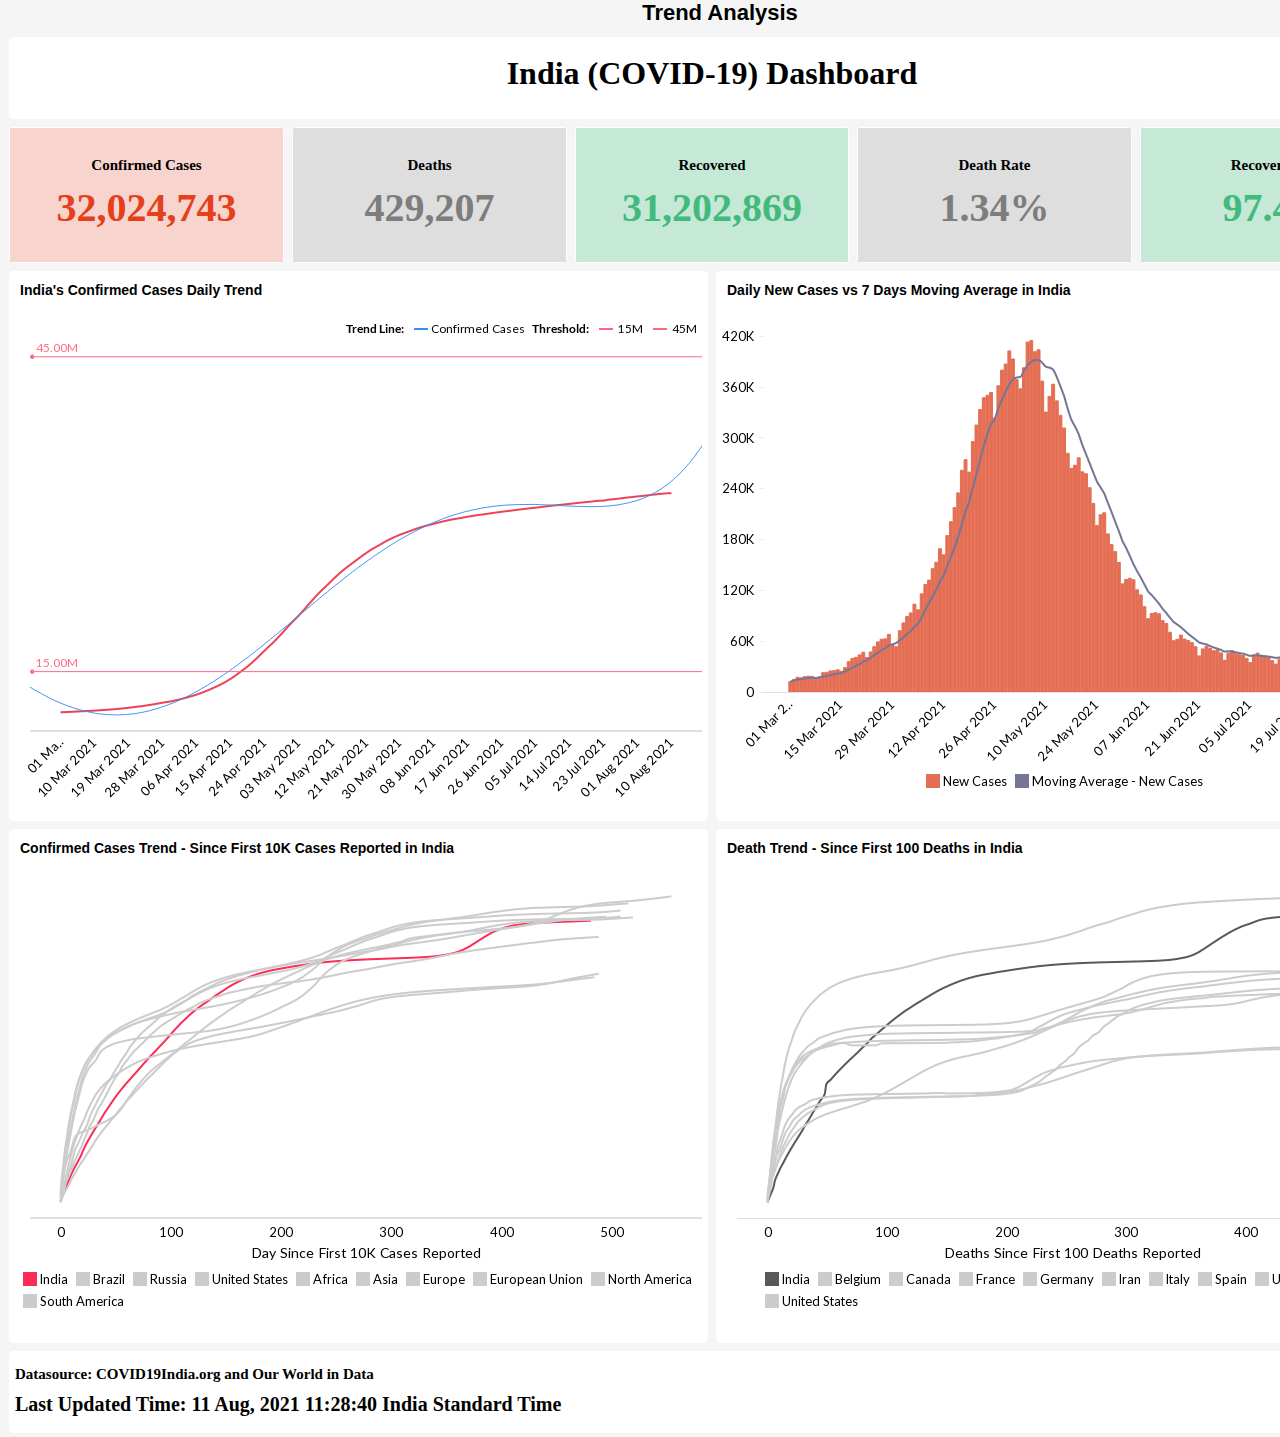
<file: Dashboard/Trend_Analysis/India_COVID-19_Dashboard_Trend_Analysis_5139003931565844422.html>
<html><head><meta http-equiv='Content-Type' content='text/html; charset=UTF-8' /><style type='text/css'>
body {
	 background:#F5F5F5 !important;
	 color:#000000;}
 .ZDBDSElemTitleDesc .ZDBDSElemTitle{
	color: !important;
	font-family: !important;
	font-size: !important;}
 .ZDBDSElemTitleDesc .ZDBDSElemDesc{
	color: !important;
	font-family: !important;
	font-size: !important;}
 .ZDBDSElemTitle {
	 color:#000000 !important;}
 .ZDBDSElemDesc {
	 color:#1a1a1a !important;}
 .moreAnchEl {
	 color:#1b72e4 !important;}
 .ZDBDSElemTitleDesc {
	 border-bottom-width:0px !important;
	 border-bottom-color:#4152aa !important;}
 .ZDBDSElemPar {
	 border-width:px !important;
	 border-radius:5px !important;}
 .ZDBDSElemPar, .ZDBDSElem{
	 background-color:#FFFFFF !important;}</style><style>
body{margin:0px;}





.dataCell, .filterCell, .groupCell, .sectionHeader, .groupSummary, .sectionHeaderLast, .groupSumPrevRowExists, .groupColStartCell, .groupCellEnd {
  border-right: 1px solid #E1E1E1;
  white-space: normal !important;
  word-wrap: break-word;
}

.dataCell, .sectionHeader, .sectionHeaderLast, .groupCellEnd {
  border-bottom: 1px solid #E1E1E1;
}

.sectionHeader, .sectionHeaderLast {
  background-color: #F3F3F3;
  border-right-width: 0px;
  font-weight: bold;
}

.sectionHeaderLast {
  border-right: 1px solid #E1E1E1;
}

.blankCell {
  background-color: #FFEBC8;
  border-color: #FFEBC8;
}

.groupCell {
  background-color: #F3F3F3;
  font-weight: bold;
}

.groupCellEnd {
  font-weight: bold;
  background-color: #F3F3F3;
  border-top: #F3F3F3;
}

.groupColStartCell {
  background-color: #F3F3F3;
  border-bottom: 1px solid #DDDDDD;
}

.groupSummary {
  font-weight: bold;
  background-color: #F3F3F3;
  border-bottom: 1px solid #DDDDDD;
}

.groupSumPrevRowExists {
  font-weight: bold;
  background-color: #F3F3F3;
  border-bottom: 1px solid #DDDDDD;
}

.chRow, .tcRow {
  height: 22px;
}






.PivotSheet {
  font-family: Arial, Verdana, sans-serif;
}

.PivotSheet .hRow,
.PivotSheet .colHeadL, .PivotSheet .colHeadR,
.PivotSheet .dL, .PivotSheet .dR,
.PivotSheet .sL, .PivotSheet .sR,
.PivotSheet .tL, .PivotSheet .tR,
.PivotSheet .zdbRowHead, .PivotSheet .zdbRhColHead {
  white-space: normal;
  overflow: hidden;
}

.PivotSheet .hRow, .PivotSheet .zdbRowHead, .PivotSheet .zdbRhColHead,
.PivotSheet .colHeadL, .PivotSheet .colHeadR {
  text-align: center;
  white-space: nowrap;
}

.PivotSheet .zdbRowHead, .PivotSheet .zdbRhColHead {
  color: #C0C0C0;
  border-left: 1px solid;
  border-top: 0px;
  border-bottom: 0px;
}

.PivotSheet .zdbRhColHead {
  border-top: 1px solid;
}

.PivotSheet .hRow,
.PivotSheet .colHeadL, .PivotSheet .sL,
.PivotSheet .colHeadR, .PivotSheet .sR,
.PivotSheet .tR, .PivotSheet .tL {
  font-weight: bold;
}

.PivotSheet .sL, .PivotSheet .sR,
.PivotSheet .bottomLine {
  border-bottom: 1px dotted #CCCCCC;
}

.PivotSheet .hRow, .PivotSheet .zdbDataCell,
.PivotSheet .colHeadL, .PivotSheet .colHeadR,
.PivotSheet .dL, .PivotSheet .dR,
.PivotSheet .sL, .PivotSheet .sR,
.PivotSheet .padRight {
  border-right: 1px solid #CCCCCC;
}

.PivotSheet .zdbRowHead, .PivotSheet .zdbRhColHead {
  border-right: 1px dotted #CCCCCC;
}

.PivotSheet .colHeadL, .PivotSheet .colHeadR {
  border-bottom: 1px solid #CCCCCC;
}

.PivotSheet .hRow, .PivotSheet .colHeadL, .PivotSheet .colHeadR {
  border-top: 1px solid #CCCCCC;
}

.PivotSheet .hRow,
.PivotSheet .colHeadL, .PivotSheet .sL {
  background-color: #E2E2E2;
}

.PivotSheet .colHeadR, .PivotSheet .sR {
  background-color: #E9E9E9;
}

.PivotSheet .dL, .PivotSheet .zdbRowHead, .PivotSheet .zdbRhColHead {
  background-color: #F5F5F5;
}


.PivotSheet .groupCell, .PivotSheet .groupCellEnd {
  background-color: #f5f5f5;
  border-left: 0px;
  border-right: 1px solid #CCC;
  font-weight: bold;
}

.PivotSheet .groupCell {
  border-bottom: 0px;
  border-top: 0px;
}

.PivotSheet .groupCellEnd {
  border-bottom: 1px solid #CCC;
  border-top: 0px;
  white-space: normal;
}

.PivotSheet .zdbDataCell {
  border-top: 0px;
  border-left: 0px;
}

.PivotSheet .zdbColHead {
  background-color: #E2E2E2;
  border-left: 0px;
  border-color: #CCC;
  font-weight: bold;
}





.apitablebg {
  background-color: #F6F6F6;
}

.apitableheader {
  background-color: #e5e5e5;
  text-align: center;
  border: 1px solid #CCCCCC;
  border-left: 0px;
  overflow: hidden;
}

img {
  border: 0px;
}

.apititle {
  font-family: Arial, Verdana, sans-serif;
  font-size: 22px;
  font-style: normal;
  font-weight: bold;
}

.apiUfLblName {
  font-family: Arial, Verdana, sans-serif;
  font-size: 13px;
  font-style: normal;
  font-weight: bold;
}

.apiUFValue {
  font-family: Arial, Verdana, sans-serif;
  font-size: 13px;
  font-style: normal;
  color: Gray;
  font-weight: bold;
}

.apiNEWUfLblName {
  font-family: Arial, Verdana, sans-serif;
  font-size: 13px;
  font-style: normal;
  color: #808080;
}

.apiNEWUFValue {
  font-family: Arial, Verdana, sans-serif;
  font-size: 13px;
  font-style: normal;
  color: #000;
}

.apiRAFCombinedCriteria {
  font-family: Arial, Verdana, sans-serif;
  font-size: 13px;
  font-style: normal;
  color: #000;
  font-weight: bold;
}

.apiRAFAND {
  font-family: Arial, Verdana, sans-serif;
  font-size: 13px;
  font-style: italic;
  color: #000;
}

.apidesc {
  font-family: Arial, Verdana, sans-serif;
  font-size: 17px;
  font-style: normal;
}

.ZDBDSElemTitle {
  font-family: Arial, Verdana, sans-serif;
  color: #000;
  font-size: 14px;
  font-weight: bold;
}

.ZDBDSElemDesc {
  font-family: Arial, Verdana, sans-serif;
  color: #808081;
  font-size: 12px;
  font-weight: normal;
  padding-top: 5px;
}

.ZDBDSElemDiv {
  border: 1px solid #FCCFCF;
}

.ZDBDSViewDeleted {
  background-color: white;
  color: blue;
  font-family: Arial, Verdana, sans-serif;
  font-size: 30px;
  font-weight: bold;
}

.mainTable {
  font-family: Arial, Verdana, sans-serif;
  font-size: 12px;
  font-weight: normal;
  font-style: normal;
  color: #000000;
  background-color: #FFFFFF;
}

.PivotSheet, .tabularSheet, .sheet, .apitablebg {
  border-bottom: 1px solid #AAAAAA;
  border-left: 1px solid #cccccc;
}

.scrollTopArrow {
  border-right: 1px solid #333;
  border-top: 1px solid #333;
  content: "";
  display: inline-block;
  height: 13px;
  margin-left: 11px;
  margin-top: 15px;
  transform: rotate(-45deg);
  width: 13px;
}

.scrollTop {
  background: #ffffff none repeat scroll 0 0;
  border: 1px solid #333;
  border-radius: 50%;
  display: inline-block;
  height: 35px;
  margin-right: 0;
  width: 35px;
}

#scrollTop {
  cursor: pointer;
  position: fixed;
  bottom: 0;
  right: 0;
  margin-right: 10px;
  margin-bottom: 10px;
}





.opr1OPERATION {
  font-family: Arial, Verdana, sans-serif;
  font-size: 40px;
  color: #000000;
  padding-bottom: 3px;
  line-height: normal !important;
}

.opr1LABEL {
  font-family: Arial, Verdana, sans-serif;
  font-size: 15px;
  color: #000000;
  text-align: left;
  padding-bottom: 10px;
  font-weight: bold;
  line-height: normal !important;
  
}

.opr2LABEL, .opr3LABEL {
  font-family: Arial, Verdana, sans-serif;
  font-size: 13px;
  color: #000000;
  text-align: right;
  padding-bottom: 5px;
  clear: both;
  line-height: normal !important;
  
}

.kpiNEGATIVE {
  display: table-cell;
  vertical-align: middle;
  font-family: Arial, Verdana, sans-serif;
  font-size: 30px;
  padding-bottom: 4px;
  color: #EB3C3B;
}

.kpiPOSITIVE {
  display: table-cell;
  vertical-align: middle;
  font-family: Arial, Verdana, sans-serif;
  font-size: 30px;
  padding-bottom: 4px;
  color: #00AD5D;
}

.widgetnodata {
  color: #eb3c3b;
  font-family: Arial, Verdana, sans-serif;
  font-size: medium;
  font-weight: bold;
  padding: 10px;
}

.kpiholder {
  display: inline-table;
  border-spacing: 0;
}

.widgetholder {
  display: inline-block;
  border-spacing: 0;
  -webkit-transform-origin: 0 0 0;
}

.widgetholder.widgetChart {
  display: block !important;
}





.ZDBDThemeType1 {
  background: #fff;
}

.ZDBDThemeType2, .ZDBDThemeType3, .ZDBDThemeType4,
.ZDBDThemeType5, .ZDBDThemeType6 {
  background: #f2f2f2;
}

.ZDBDSElemPar {
  box-sizing: border-box;
  background: #fff;
  width: 100%;
  overflow: hidden;
}

.HTML .ZDBDSElemPar[viewtype=WIDGET] {
  margin-bottom: 10px;
}

.PDF .ZDBDSElemPar[viewtype=WIDGET] {
  margin-bottom: 1%;
  vertical-align: top;
}

.ZDBDThemeType1 .ZDBDSElemTitleDesc, .ZDBDThemeType2 .ZDBDSElemTitleDesc {
  border-top: none !important;
  border-right: none !important;
  border-left: none !important;
  border-bottom-width: 1px;
  border-style: solid;
  border-color: #D9D9D9;
}

.ZDBDThemeType2 .ZDBDSElemPar {
  border: 1px solid #D9D9D9;
}

.ZDBDThemeType4 .ZDBDSElemPar {
  border: 1px solid #959394;
}

.ZDBDThemeType3 .ZDBDSElemPar, .ZDBDThemeType5 .ZDBDSElemPar {
  border-top-width: 2px;
  border-bottom: none !important;
  border-left: none !important;
  border-right: none !important;
  border-color: #959394;
  border-style: solid;
}

.ZDBDThemeType4 .ZDBDSElemTitleDesc, .ZDBDThemeType6 .ZDBDSElemTitleDesc {
  background-color: #959394;
}

.ZDBDSElemTitleDesc {
  display: table;
  width: 100%;
  border-spacing: 10px;
}

.ZDBDSElemTitleDesc > div {
  display: table-cell;
  vertical-align: middle;
  height: 30px;
}

.ZDBDSElem {
  width: 100%;
  box-sizing: border-box;
  text-align: center;
}

.ZDBDSElemPar[viewtype=text] {
  border: none !important;
  box-shadow: none !important;
}


.ZDBDThemeType5.MCType1 [thememulticolortype="0"] {
  border-color: #00caae;
}

.ZDBDThemeType6.MCType1 [thememulticolortype="0"] .ZDBDSElemTitleDesc {
  background: #00caae;
}

.ZDBDThemeType6.MCType1 [thememulticolortype="0"][viewtype=WIDGET] {
  border: 1px solid #00caae;
}

.ZDBDThemeType5.MCType1 [thememulticolortype="1"] {
  border-color: #288ae1;
}

.ZDBDThemeType6.MCType1 [thememulticolortype="1"] .ZDBDSElemTitleDesc {
  background: #288ae1;
}

.ZDBDThemeType6.MCType1 [thememulticolortype="1"][viewtype=WIDGET] {
  border: 1px solid #288ae1;
}

.ZDBDThemeType5.MCType1 [thememulticolortype="2"] {
  border-color: #e84d6d;
}

.ZDBDThemeType6.MCType1 [thememulticolortype="2"] .ZDBDSElemTitleDesc {
  background: #e84d6d;
}

.ZDBDThemeType6.MCType1 [thememulticolortype="2"][viewtype=WIDGET] {
  border: 1px solid #e84d6d;
}

.ZDBDThemeType5.MCType1 [thememulticolortype="3"] {
  border-color: #f9882c;
}

.ZDBDThemeType6.MCType1 [thememulticolortype="3"] .ZDBDSElemTitleDesc {
  background: #f9882c;
}

.ZDBDThemeType6.MCType1 [thememulticolortype="3"][viewtype=WIDGET] {
  border: 1px solid #f9882c;
}

.ZDBDThemeType5.MCType1 [thememulticolortype="4"] {
  border-color: #febb1f;
}

.ZDBDThemeType6.MCType1 [thememulticolortype="4"] .ZDBDSElemTitleDesc {
  background: #febb1f;
}

.ZDBDThemeType6.MCType1 [thememulticolortype="4"][viewtype=WIDGET] {
  border: 1px solid #febb1f;
}

.ZDBDThemeType5.MCType2 [thememulticolortype="0"] {
  border-color: #ec6369;
}

.ZDBDThemeType6.MCType2 [thememulticolortype="0"] .ZDBDSElemTitleDesc {
  background: #ec6369;
}

.ZDBDThemeType6.MCType2 [thememulticolortype="0"][viewtype=WIDGET] {
  border: 1px solid #ec6369;
}

.ZDBDThemeType5.MCType2 [thememulticolortype="1"] {
  border-color: #f2c94a;
}

.ZDBDThemeType6.MCType2 [thememulticolortype="1"] .ZDBDSElemTitleDesc {
  background: #f2c94a;
}

.ZDBDThemeType6.MCType2 [thememulticolortype="1"][viewtype=WIDGET] {
  border: 1px solid #f2c94a;
}

.ZDBDThemeType5.MCType2 [thememulticolortype="2"] {
  border-color: #66dc9c;
}

.ZDBDThemeType6.MCType2 [thememulticolortype="2"] .ZDBDSElemTitleDesc {
  background: #66dc9c;
}

.ZDBDThemeType6.MCType2 [thememulticolortype="2"][viewtype=WIDGET] {
  border: 1px solid #66dc9c;
}

.ZDBDThemeType5.MCType2 [thememulticolortype="3"] {
  border-color: #50acee;
}

.ZDBDThemeType6.MCType2 [thememulticolortype="3"] .ZDBDSElemTitleDesc {
  background: #50acee;
}

.ZDBDThemeType6.MCType2 [thememulticolortype="3"][viewtype=WIDGET] {
  border: 1px solid #50acee;
}

.ZDBDThemeType5.MCType2 [thememulticolortype="4"] {
  border-color: #6a6fe8;
}

.ZDBDThemeType6.MCType2 [thememulticolortype="4"] .ZDBDSElemTitleDesc {
  background: #6a6fe8;
}

.ZDBDThemeType6.MCType2 [thememulticolortype="4"][viewtype=WIDGET] {
  border: 1px solid #6a6fe8;
}

.ZDBDThemeType5.MCType3 [thememulticolortype="0"] {
  border-color: #38d1c0;
}

.ZDBDThemeType6.MCType3 [thememulticolortype="0"] .ZDBDSElemTitleDesc {
  background: #38d1c0;
}

.ZDBDThemeType6.MCType3 [thememulticolortype="0"][viewtype=WIDGET] {
  border: 1px solid #38d1c0;
}

.ZDBDThemeType5.MCType3 [thememulticolortype="1"] {
  border-color: #5866c2;
}

.ZDBDThemeType6.MCType3 [thememulticolortype="1"] .ZDBDSElemTitleDesc {
  background: #5866c2;
}

.ZDBDThemeType6.MCType3 [thememulticolortype="1"][viewtype=WIDGET] {
  border: 1px solid #5866c2;
}

.ZDBDThemeType5.MCType3 [thememulticolortype="2"] {
  border-color: #fdaa29;
}

.ZDBDThemeType6.MCType3 [thememulticolortype="2"] .ZDBDSElemTitleDesc {
  background: #fdaa29;
}

.ZDBDThemeType6.MCType3 [thememulticolortype="2"][viewtype=WIDGET] {
  border: 1px solid #fdaa29;
}

.ZDBDThemeType5.MCType3 [thememulticolortype="3"] {
  border-color: #9860d0;
}

.ZDBDThemeType6.MCType3 [thememulticolortype="3"] .ZDBDSElemTitleDesc {
  background: #9860d0;
}

.ZDBDThemeType6.MCType3 [thememulticolortype="3"][viewtype=WIDGET] {
  border: 1px solid #9860d0;
}

.ZDBDThemeType5.MCType3 [thememulticolortype="4"] {
  border-color: #ef4f85;
}

.ZDBDThemeType6.MCType3 [thememulticolortype="4"] .ZDBDSElemTitleDesc {
  background: #ef4f85;
}

.ZDBDThemeType6.MCType3 [thememulticolortype="4"][viewtype=WIDGET] {
  border: 1px solid #ef4f85;
}

.ZDBDThemeType5.MCType4 [thememulticolortype="0"] {
  border-color: #e84d6d;
}

.ZDBDThemeType6.MCType4 [thememulticolortype="0"] .ZDBDSElemTitleDesc {
  background: #e84d6d;
}

.ZDBDThemeType6.MCType4 [thememulticolortype="0"][viewtype=WIDGET] {
  border: 1px solid #e84d6d;
}

.ZDBDThemeType5.MCType4 [thememulticolortype="1"] {
  border-color: #00caae;
}

.ZDBDThemeType6.MCType4 [thememulticolortype="1"] .ZDBDSElemTitleDesc {
  background: #00caae;
}

.ZDBDThemeType6.MCType4 [thememulticolortype="1"][viewtype=WIDGET] {
  border: 1px solid #00caae;
}

.ZDBDThemeType5.MCType4 [thememulticolortype="2"] {
  border-color: #4a86f2;
}

.ZDBDThemeType6.MCType4 [thememulticolortype="2"] .ZDBDSElemTitleDesc {
  background: #4a86f2;
}

.ZDBDThemeType6.MCType4 [thememulticolortype="2"][viewtype=WIDGET] {
  border: 1px solid #4a86f2;
}

.ZDBDThemeType5.MCType4 [thememulticolortype="3"] {
  border-color: #fbba3c;
}

.ZDBDThemeType6.MCType4 [thememulticolortype="3"] .ZDBDSElemTitleDesc {
  background: #fbba3c;
}

.ZDBDThemeType6.MCType4 [thememulticolortype="3"][viewtype=WIDGET] {
  border: 1px solid #fbba3c;
}

.ZDBDThemeType5.MCType4 [thememulticolortype="4"] {
  border-color: #f9539c;
}

.ZDBDThemeType6.MCType4 [thememulticolortype="4"] .ZDBDSElemTitleDesc {
  background: #f9539c;
}

.ZDBDThemeType6.MCType4 [thememulticolortype="4"][viewtype=WIDGET] {
  border: 1px solid #f9539c;
}

.ZDBDThemeType5.MCType5 [thememulticolortype="0"] {
  border-color: #EC656B;
}

.ZDBDThemeType6.MCType5 [thememulticolortype="0"] .ZDBDSElemTitleDesc {
  background: #EC656B;
}

.ZDBDThemeType6.MCType5 [thememulticolortype="0"][viewtype=WIDGET] {
  border: 1px solid #EC656B;
}

.ZDBDThemeType5.MCType5 [thememulticolortype="1"] {
  border-color: #FF9361;
}

.ZDBDThemeType6.MCType5 [thememulticolortype="1"] .ZDBDSElemTitleDesc {
  background: #FF9361;
}

.ZDBDThemeType6.MCType5 [thememulticolortype="1"][viewtype=WIDGET] {
  border: 1px solid #FF9361;
}

.ZDBDThemeType5.MCType5 [thememulticolortype="2"] {
  border-color: #D1E76E;
}

.ZDBDThemeType6.MCType5 [thememulticolortype="2"] .ZDBDSElemTitleDesc {
  background: #D1E76E;
}

.ZDBDThemeType6.MCType5 [thememulticolortype="2"][viewtype=WIDGET] {
  border: 1px solid #D1E76E;
}

.ZDBDThemeType5.MCType5 [thememulticolortype="3"] {
  border-color: #6CD09B;
}

.ZDBDThemeType6.MCType5 [thememulticolortype="3"] .ZDBDSElemTitleDesc {
  background: #6CD09B;
}

.ZDBDThemeType6.MCType5 [thememulticolortype="3"][viewtype=WIDGET] {
  border: 1px solid #6CD09B;
}

.ZDBDThemeType5.MCType5 [thememulticolortype="4"] {
  border-color: #5CA9E0;
}

.ZDBDThemeType6.MCType5 [thememulticolortype="4"] .ZDBDSElemTitleDesc {
  background: #5CA9E0;
}

.ZDBDThemeType6.MCType5 [thememulticolortype="4"][viewtype=WIDGET] {
  border: 1px solid #5CA9E0;
}

.ZDBDThemeType5.MCType6 [thememulticolortype="0"] {
  border-color: #FE6769;
}

.ZDBDThemeType6.MCType6 [thememulticolortype="0"] .ZDBDSElemTitleDesc {
  background: #FE6769;
}

.ZDBDThemeType6.MCType6 [thememulticolortype="0"][viewtype=WIDGET] {
  border: 1px solid #FE6769;
}

.ZDBDThemeType5.MCType6 [thememulticolortype="1"] {
  border-color: #BAE490;
}

.ZDBDThemeType6.MCType6 [thememulticolortype="1"] .ZDBDSElemTitleDesc {
  background: #BAE490;
}

.ZDBDThemeType6.MCType6 [thememulticolortype="1"][viewtype=WIDGET] {
  border: 1px solid #BAE490;
}

.ZDBDThemeType5.MCType6 [thememulticolortype="2"] {
  border-color: #56A8FB;
}

.ZDBDThemeType6.MCType6 [thememulticolortype="2"] .ZDBDSElemTitleDesc {
  background: #56A8FB;
}

.ZDBDThemeType6.MCType6 [thememulticolortype="2"][viewtype=WIDGET] {
  border: 1px solid #56A8FB;
}

.ZDBDThemeType5.MCType6 [thememulticolortype="3"] {
  border-color: #FDCC58;
}

.ZDBDThemeType6.MCType6 [thememulticolortype="3"] .ZDBDSElemTitleDesc {
  background: #FDCC58;
}

.ZDBDThemeType6.MCType6 [thememulticolortype="3"][viewtype=WIDGET] {
  border: 1px solid #FDCC58;
}

.ZDBDThemeType5.MCType6 [thememulticolortype="4"] {
  border-color: #F5669D;
}

.ZDBDThemeType6.MCType6 [thememulticolortype="4"] .ZDBDSElemTitleDesc {
  background: #F5669D;
}

.ZDBDThemeType6.MCType6 [thememulticolortype="4"][viewtype=WIDGET] {
  border: 1px solid #F5669D;
}







.t1 .mainTable, .t2 .mainTable, .t3 .mainTable {
  background-color: transparent;
}

.t1 .hRow, .t1 .zdbDataCell, .t1 .colHeadR,
.t1 .dR, .t1 .sR, .t1 .padRight, .t1 .groupCell,
.t1 .groupCellEnd, .t1 .groupColStartCell, .t1 .groupSumPrevRowExists,
.t1 .groupSummary, .t1 .sectionHeader, .t1 .sectionHeaderLast {
  border-right: 0px;
  border-left: 0px;
  background-color: transparent;
}

.t1 {
  border-width: 0px;
}

.t1 .datacell, .t1 .apitableheader {
  border-width: 0px;
}

.t1 .datacell {
  border-bottom-width: 1px;
}

.t1 .notBottomLine {
  border-right: 0px;
}

.t1 .groupRightEnd {
  border-right: 1px solid;
}

.t1 .colHeadL, .t1 .colHeadR, .t1 .hRow, .t1 .apitableheader, .t1 .dataBottomLine {
  border-top-width: 0px;
  border-top-color: #fff;
  border-bottom-width: 1px;
}

.t1 .hRow {
  border-right: 1px solid;
  border-bottom: 1px solid;
}

.t1 .groupCell, .t1 .groupColStartCell, .t1 .groupCellEnd {
  border-right: 1px solid;
}

.t1 .groupCell, .t1 .groupCellEnd, .t1 .apitableheader, .t1 .colHeadL,
.t1 .colHeadR, .t1 .dL, .t1 .sL, .t1 .sR, .t1 .groupSummary, .t1 .groupSumPrevRowExists, .t1 .groupColStartCell, .t1 .hRow,
.t2 .groupCell, .t2 .groupCellEnd, .t2 .apitableheader, .t2 .colHeadL, .t2 .colHeadR, .t2 .dL, .t2 .sL, .t2 .sR,
.t2 .groupSummary, .t2 .groupSumPrevRowExists, .t2 .groupColStartCell, .t2 .hRow, .t2 .sectionHeader, .t2 .sectionHeaderLast,
.t3 .dL, .t3 .groupCell, .t3 .groupCellEnd {
  background-color: transparent;
}

.t3 {
  border-right: 1px solid;
}

.t3 .dR, .t3 .colHeadR, .t3 .sR,
.t3 .padRight, .t3 .dataCell, .t3 .groupSummary, .t3 .sectionHeaderLast,
.t3 .groupSumPrevRowExists {
  border-right-width: 0px;
}

.t3 .groupRightEnd, .t3 .dataCellEnd {
  border-right-width: 1px;
}

.t3 .notBottomLine {
  border-bottom-width: 0px;
}

.t3 .dataBottomLine {
  border-bottom-width: 1px;
}





.zd-wrapper {
  position: relative;
  min-height: 100%;
  border-style: solid;
  border-color: transparent;
  
  
}

.zd-scrollElement {
  min-height: 100%;
  position: absolute;
  width: 100%;
}

.zd-layerHolder {
  position: absolute;
  top: 0px;
  left: 0px;
  width: 100%;
}

.zd-layer {
  position: absolute;
  
  
  
  
  
  
  border: 5px solid transparent;
  
  box-sizing: border-box;
  
}

.zd-layer.zd-autoHeight {
  
  border-width: 5px;
}

.zd-container {
  position: absolute;
  height: 100%;
  width: 100%;
  
  box-sizing: border-box;
  
  
  
}

.zd-container.zd-autoHeight {
  height: auto;
}

.zd-layerHolder.zd-containerResize > .zd-layer {
  transition: none;
}

.zd-move {
  position: absolute;
  top: 0;
  left: 0;
  height: 100%;
  width: 100%;
  border: 0px solid cornflowerblue;
  box-sizing: border-box;
  cursor: move;
  transition: border-width 0.3s;
  z-index: 2;
  
}

.zd-move:hover, .zd-move:active {
  
  
}

.zd-preview {
  
  opacity: 0.2 !important;
  transition: none !important;
  z-index: 1;
}

.zd-preview .zd-container {
  background-color: #555;
}

.zd-preview.zd-no-transition {
  transition: none;
}

.zd-resize {
  position: absolute;
  height: 15px;
  width: 15px;
  
  z-index: 2;
  transition: background-color 0.3s;
  z-index: 3;
}

.zd-resize:hover {
  z-index: 4;
}

.zd-resize:hover, .zd-resize:active {
  
}

.zd-resize-Left, .zd-resize-Right {
  width: 10px;
  height: 100%;
  
  cursor: ew-resize;
  background: transparent;
  opacity: 0.2;
}

.zd-resize-Right, .zd-resize-BottomRight, .zd-resize-TopRight {
  right: 0px;
}

.zd-resize-BottomRight {
  border-top-left-radius: 200px;
}

.zd-resize-BottomLeft {
  border-top-right-radius: 200px;
}

.zd-resize-TopRight {
  border-bottom-left-radius: 200px;
}

.zd-resize-TopLeft {
  border-bottom-right-radius: 200px;
}

.zd-resize-Bottom, .zd-resize-BottomLeft, .zd-resize-BottomRight {
  bottom: 0px;
}

.zd-resize-Top, .zd-resize-TopLeft, .zd-resize-TopRight {
  top: 0px;
}

.zd-resize-Bottom, .zd-resize-Top {
  
  width: 100%;
  height: 10px;
  cursor: ns-resize;
  background: transparent;
  opacity: 0.2;
}

.zd-resize-BottomLeft, .zd-resize-BottomRight, .zd-resize-TopLeft, .zd-resize-TopRight {
  z-index: 5;
}

.zd-resize-BottomLeft, .zd-resize-TopRight {
  cursor: nesw-resize;
}

.zd-resize-BottomLeft:hover, .zd-resize-BottomLeft:active, .zd-resize-BottomRight:hover, .zd-resize-BottomRight:active {
  background: transparent;
}

.zd-resize-BottomRight:hover ~ .zd-resize-Right, .zd-resize-BottomRight:hover ~ .zd-resize-Bottom, .zd-resize-BottomRight:active ~ .zd-resize-Right, .zd-resize-BottomRight:active ~ .zd-resize-Bottom, .zd-resize-BottomLeft:hover ~ .zd-resize-Left, .zd-resize-BottomLeft:hover ~ .zd-resize-Bottom, .zd-resize-BottomLeft:active ~ .zd-resize-Left, .zd-resize-BottomLeft:active ~ .zd-resize-Bottom {
  
}

.zd-resize-TopRight:hover ~ .zd-resize-Right, .zd-resize-TopRight:hover ~ .zd-resize-Top, .zd-resize-TopRight:active ~ .zd-resize-Right, .zd-resize-TopRight:active ~ .zd-resize-Top, .zd-resize-TopLeft:hover ~ .zd-resize-Left, .zd-resize-TopLeft:hover ~ .zd-resize-Top, .zd-resize-TopLeft:active ~ .zd-resize-Left, .zd-resize-TopLeft:active ~ .zd-resize-Top {
  
}

.zd-resize-BottomRight, .zd-resize-TopLeft {
  cursor: nwse-resize;
}

.zd-move:hover ~ .zd-resize {
  
  
}

.zd-resize:hover {
  
}

.zd-layerHolder.zd-action > .zd-layer {
  opacity: 0.9;
  
  transition: transform 0.18s;
}

.zd-action-target {
  
}

.zd-layerHolder.zd-action > .zd-layer.zd-action-target {
  opacity: 1;
  z-index: 2;
  
  transition: none;
}


.zd-markerLines {
  position: absolute;
  
  height: 100%;
  width: 100%;
  overflow: hidden;
  min-height: 100%;
}

.zd-topLine, .zd-bottomLine {
  width: 100%;
  height: 0px;
  
  border-bottom: 1px solid teal;
  
  overflow: hidden;
  position: absolute;
  transform: translateY(-11px);
  transition: transform 0.18s;
}

.zd-leftLine, .zd-rightLine {
  height: 100%;
  width: 0px;
  
  border-left: 1px solid teal;
  
  overflow: hidden;
  position: absolute;
  transform: translateX(-11px);
  transition: transform 0.18s;
}

.zd-leftLine {
  margin-left: 5px;
}

.zd-rightLine {
  margin-left: -5px;
}

.zd-topLine {
  margin-top: 5px;
}

.zd-bottomLine {
  margin-top: -5px;
}

.zd-viewMode .zd-move, .zd-viewMode .zd-resize {
  display: none;
}

.zd-dashChild {
  height: 100%;
  width: 100%;
  box-sizing: border-box;
  position: relative;
  background: white;
}

.a4Div .zd-dashChild, .a4Div .zd-parDiv, .a4Div .dashChildContent {
  height: auto !important;
}

.zd-parDiv {
  height: calc(100% - 45px);
  width: 100%;
  position: relative;
}

.zd-delete {
  display: none;
  position: absolute;
  top: 10px;
  right: 10px;
  z-index: 1;
  border-radius: 1px;
  box-shadow: 0px 0px 2px 1px #80b9fd;
  background-position: -83px -49px;
  background-color: white;
}

.zd-delete:hover {
  background-position: -48px -588px;
  box-shadow: 0px 0px 3px 1px #2386fc;
}

.zd-ZRdashboard {
  width: 100%;
  height: calc(100% - 5px);
  margin-top: 5px;
  position: relative;
  overflow-y: scroll;
}

.zd-editMode .zd-layer:hover .zd-delete {
  display: block;
}

.ZR-DashboardUFContainer {
  width: 100%;
  background: transparent;
  box-sizing: border-box;
  position: relative;
  
}

.za-create-instructions {
  position: absolute;
  top: 25%;
  left: 25%;
}

.zd-viewMode .ZR-DashboardUFContainer {
  
  height: auto;
  border-width: 0px;
}

.zd-viewMode .zr-ufLayer {
  border-width: 0px;
}

.ZR-DashboardUFContainer:after {
  width: 200px;
  height: 40px;
  content: "+ Add User Filter ";
  position: absolute;
  left: calc(50% - 100px);
  top: calc(50% - 20px);
  background: white;
  text-align: center;
  padding: 10px;
  box-sizing: border-box;
  
  color: #848484;
  box-shadow: 4px 4px 10px 2px #898989;
  display: none;
}

.zd-move.zd-mvUF {
  height: 33px;
  width: calc(100% - 280px);
}

.ZR-ModalDiv {
  position: absolute;
  top: 0;
  left: 0;
  height: 100%;
  width: 100%;
  background: #000;
}

.widgetChild {
  
}

.zr-textChild {
  height: auto;
  
  border: 5px solid transparent;
}

.zr-ufLayer {
  border: 0px solid transparent;
}

.zr-ufLayer + .zd-move {
  top: 5px;
  left: 5px;
  height: 34px;
  width: calc(100% - 280px);
  background: #333;
  opacity: 0.2;
}

.zd-markerLines {
  display: none;
}

.zr-widgetChild .dashChildPar {
  position: relative;
  height: 100% !important;
}

.zd-move:hover ~ .zd-resize {
  
}

.zd-ui-border {
  display: none;
  position: absolute;
  top: 0;
  left: 0;
  height: 100%;
  width: 100%;
  border: 1px dotted #92cefd;
  z-index: 1;
  box-sizing: border-box;
  
}

.zd-ui-sides {
  position: absolute;
}

.zd-ui-top, .zd-ui-bottom {
  width: 100%;
  height: 1px;
  left: 0px;
}

.zd-ui-top {
  top: 0px;
}

.zd-ui-bottom {
  bottom: 0px;
}

.zd-ui-right, .zd-ui-left {
  height: 100%;
  width: 1px;
  top: 0px;
}

.zd-ui-left {
  left: 0px;
}

.zd-ui-right {
  right: 0px;
}

.zd-ui-top:after, .zd-ui-top:before, .zd-ui-right:after, .zd-ui-right:before, .zd-ui-left:after, .zd-ui-left:before, .zd-ui-bottom:after, .zd-ui-bottom:before {
  position: absolute;
  content: " ";
  height: 9px;
  width: 9px;
  box-sizing: border-box;
  border: 1px solid #92cefd;
  background-color: white;
  
}

.zd-ui-top:before, .zd-ui-bottom:before {
  left: calc(50% - 3px);
  top: -3px;
}

.zd-ui-top:after {
  right: -5px;
}

.zd-ui-top:before, .zd-ui-top:after {
  top: -5px;
}

.zd-ui-bottom:after {
  left: -5px;
  top: -3px;
}

.zd-ui-left:before, .zd-ui-right:before {
  top: calc(50% - 3px);
}

.zd-ui-left:after {
  top: -5px;
}

.zd-ui-left:before, .zd-ui-left:after {
  left: -5px;
}

.zd-ui-right:after {
  bottom: -5px;
}

.zd-ui-right:before, .zd-ui-right:after {
  left: -3px;
}

.zd-move:hover ~ .zd-ui-border, .zd-resize:hover ~ .zd-ui-border, .zd-move:active ~ .zd-ui-border, .zd-resize:active ~ .zd-ui-border {
  display: block;
}

.zd-editModeOptions {
  position: absolute;
  top: 2px;
  right: 2px;
  display: none;
  background-color: #FFFFFF;
  border: 1px dotted #cccccc;
  box-shadow: 0px 1px 1px rgba(0, 0, 0, 0.05);
  z-index: 10;
}

.zd-editMode .zd-layer:hover .zd-editModeOptions {
  display: block;
}

.zd-viewModeOptions {
  position: absolute;
  top: 2px;
  right: 2px;
  cursor: pointer;
  display: none;
  box-sizing: border-box;
  background: none;
}

.zd-viewModeOptions .dashioicon {
  display: inline-block;
}

.zd-viewMode .zd-layer:hover .zd-viewModeOptions {
  display: block;
}

.zdjs-svg {
  position: absolute !important;
  height: 100% !important;
  width: 100% !important;
}

.zdjs-rect {
  fill: #FFF;
  stroke: #000;
  stroke-width: 1;
}

.zdjs-grid-line {
  stroke-width: 1px;
  stroke: rgba(0, 0, 0, 0.3);
  
}

.zd-Hline {
  
}

.zd-viewMode .zd-scrollElement {
  display: none;
}

.ly-wrapper {
  border-style: solid;
  border-color: transparent;
  
}

.ly-container {
  position: absolute;
  width: 100%;
  height: 100%;
}

.ly-node {
  box-sizing: border-box !important;
  position: absolute;
  border-style: solid !important;
  border-color: transparent !important;
}

.ly-autoHeight {
  height: auto;
}

.header {
  height: 50px;
}

#container, #container1 {
  height: 700;
  width: 60%;
  
  box-sizing: border-box;
  outline: 1px solid red;
  margin: auto;
  position: relative;
}

#propsBtn {
  position: fixed;
  top: 0px;
  right: 10px;
  width: 80px;
  height: 30px;
  background-color: #555;
  border-bottom-right-radius: 5px;
  border-bottom-left-radius: 5px;
  box-shadow: 0px 3px 5px 0px #9A9A9A;
  text-align: center;
  padding: 8px;
  box-sizing: border-box;
  color: #cccccc;
  font-weight: 600;
  z-index: 3;
}

#props {
  position: fixed;
  top: 50px;
  height: calc(100% - 100px);
  width: calc(100% - 30px);
  border-radius: 4px;
  transition: left 0.3s, width 0.3s, background-color 0.3s;
  background-color: #333;
  padding: 10px;
  box-sizing: border-box;
  z-index: 3;
}

.propInactive {
  left: -100%;
}

.propActive {
  left: 15px;
}

#propsExit {
  position: absolute;
  top: 5px;
  right: 5px;
  width: 15px;
  height: 15px;
  overflow: hidden;
}

#propsExit:after, #propsExit:before {
  content: " ";
  position: absolute;
  top: 0px;
  left: calc(50% - 1px);
  transform: rotate(-45deg);
  background: #cccccc;
  height: 100%;
  width: 2px;
}

#propsExit:before {
  transform: rotate(45deg);
}

.JSONStore {
  width: 50%;
  height: 100%;
  padding: 10px;
  overflow: auto;
  border-radius: 4px;
  color: white;
  box-sizing: border-box;
  border: 1px solid white;
  margin: 0px;
  background-color: #111;
}

.ly-wrapper {
  
  max-height: 100%;
  border-color: transparent;
  border-style: solid;
  position: absolute;
  border-width: 0px;
  transition: transform 0.2s;
}

.ly-holder {
  min-height: 100%;
}

.NodeContent {
  
  position: relative;
  height: 100%;
  width: 100%;
  margin: auto;
  border-radius: 3px;
  box-sizing: border-box;
  transition: background-color 2s;
  background: #303030;
  
}

.NodeUserFilter {
  height: 5px;
  outline: 2px solid red;
}

.lm-resize-Top, .lm-resize-TopRight, .lm-resize-TopLeft,
.lm-resize-Left, .lm-resize-Right,
.lm-resize-Bottom, .lm-resize-BottomRight, .lm-resize-BottomLeft {
  position: absolute;
  width: 5px;
  height: 5px;
  z-index: 2;
  
  background: #93daff;
  opacity: 0;
  transition: 0.3s opacity;
}

.lm-resize-TopRight, .lm-resize-TopLeft,
.lm-resize-BottomRight, .lm-resize-BottomLeft {
  width: 10px;
  height: 10px;
  background: transparent;
  border-color: #5cc3fe;
  border-left-color: transparent;
  border-top-color: transparent;
  opacity: 0;
  z-index: 3;
}

.lm-resize-Top:hover, .lm-resize-TopRight:hover, .lm-resize-TopLeft:hover,
.lm-resize-Left:hover, .lm-resize-Right:hover,
.lm-resize-Bottom:hover, .lm-resize-BottomRight:hover, .lm-resize-BottomLeft:hover {
  opacity: 1;
}

.lm-resize-Top, .lm-resize-TopRight, .lm-resize-TopLeft, .lm-resize-Left, .lm-resize-Right {
  top: 0px;
}

.lm-resize-Left, .lm-resize-Bottom, .lm-resize-Top, .lm-resize-BottomLeft, .lm-resize-TopLeft {
  left: 0px;
}

.lm-resize-Right, .lm-resize-BottomRight, .lm-resize-TopRight {
  right: 0px;
}

.lm-resize-Left, .lm-resize-Right {
  
  width: 10px;
  height: 100%;
  background: transparent;
}

.lm-resize-Bottom, .lm-resize-BottomRight, .lm-resize-BottomLeft {
  bottom: 0px;
}

.lm-resize-Top, .lm-resize-Bottom {
  
  width: 100%;
  height: 10px;
  
  left: 0;
  background: transparent;
}

.lm-resize-Top {
  cursor: ns-resize;
}

.lm-resize-TopRight {
  cursor: nesw-resize;
  border-bottom-left-radius: 2px;
}

.lm-resize-TopLeft {
  cursor: nwse-resize;
  border-bottom-right-radius: 2px;
}

.lm-resize-Left {
  cursor: ew-resize;
  transform: rotate(180deg);
}

.lm-resize-Right {
  cursor: ew-resize;
}

.lm-resize-Bottom {
  cursor: ns-resize;
}

.lm-resize-BottomRight {
  cursor: nwse-resize;
  border-top-left-radius: 2px;
}

.lm-resize-BottomLeft {
  cursor: nesw-resize;
  border-top-right-radius: 2px;
}

.lm-rearrange {
  height: 20px;
  position: absolute;
  width: 100%;
  height: 100%;
  z-index: 1;
  box-sizing: border-box;
  top: 0;
  left: 0;
  
  
  cursor: move;
  overflow: hidden;
  border: none !important;
  box-shadow: none !important;
  background-color: rgba(0, 0, 0, 0);
}

.ly-container:hover .lm-rearrange {
  display: block;
}

.ly-node.ly-selected .lm-resize-Top,
.ly-node.ly-selected .lm-resize-TopRight,
.ly-node.ly-selected .lm-resize-TopLeft,
.ly-node.ly-selected .lm-resize-Left,
.ly-node.ly-selected .lm-resize-Right,
.ly-node.ly-selected .lm-resize-Bottom,
.ly-node.ly-selected .lm-resize-BottomRight,
.ly-node.ly-selected .lm-resize-BottomLeft,
.ly-container:hover .lm-resize-Top,
.ly-container:hover .lm-resize-TopRight,
.ly-container:hover .lm-resize-TopLeft,
.ly-container:hover .lm-resize-Left,
.ly-container:hover .lm-resize-Right,
.ly-container:hover .lm-resize-Bottom,
.ly-container:hover .lm-resize-BottomRight,
.ly-container:hover .lm-resize-BottomLeft {
  display: block;
}

.yLine {
  position: fixed;
  height: 1px;
  background: royalblue;
  width: 100%;
  top: 0px;
  z-index: 10000;
  display: none;
}

.xLine {
  position: fixed;
  height: 100%;
  background: royalblue;
  width: 1px;
  top: 0;
  z-index: 10000;
  display: none;
}

#leftArea {
  height: 100%;
  width: 80px;
  position: fixed;
  top: 0;
  right: calc(0% - 75px);
  background: #bfbfbf;
  transition: right 0.3s;
  overflow: auto;
}

#leftArea:hover {
  right: 0px;
}

.dragObject {
  width: 80%;
  height: 20px;
  background: #62747b;
  margin: auto;
  margin-top: 10px;
  border-radius: 3px;
  box-sizing: border-box;
  cursor: move;
}

.dragObject:hover {
  border: 3px dashed black;
}

.email-Outer {
  max-width: 0px;
  max-height: 0px;
}

.node-Preview {
  
}

.ly-wrapper {
  position: relative;
}

.ly-node {
  position: absolute;
  box-sizing: border-box;
  border-style: solid;
  border-color: transparent;
  top: 0px;
  left: 0px;
}

.ly-container {
  position: absolute;
  box-sizing: border-box;
  top: 0px;
  left: 0px;
  height: 100%;
  width: 100%;
  
}

.ly-autoHeight {
  height: auto;
}

.node-Preview {
  z-index: 0 !important;
  
}

.node-Preview .ly-container {
  background-color: rgba(0, 0, 0, 0.1);
}

.ly-nodeEvent .ly-node {
  
  transition: left 0.2s, width 0.2s, height 0.2s, top 0.2s, transform 0.2s;
  z-index: 0;
}

.ly-nodeEvent .dropArea {
  opacity: 0.8;
}

.ly-nodeEvent .ly-node.ly-selected {
  
  transition: none;
  z-index: 1;
}

.ly-bgElement {
  height: 100%;
}

.lm-rearrange:hover .lm-resize-BottomLeft,
.lm-rearrange:hover .lm-resize-BottomRight,
.ly-selected .lm-resize-BottomLeft,
.ly-selected .lm-resize-BottomRight {
  opacity: 1;
}

.lm-resize-BottomRight {
  border-style: solid;
  border-width: 7px;
  width: 0px;
  height: 0px;
}

.lm-resize-BottomLeft {
  border-style: solid;
  border-width: 7px;
  width: 0px;
  height: 0px;
  transform: rotate(90deg);
}

.ly-deleteIcon {
  position: absolute;
  top: 0;
  right: 0;
  height: 20px;
  width: 20px;
  
  visibility: hidden;
  background-position: -87px -50px;
}

.ly-node .dashChild {
  overflow: visible;
}

.ly-node .dashChildPar {
  overflow: hidden;
}

.lm-rearrange:hover .ly-deleteIcon {
  visibility: visible;
}

.zd-editModeOptions {
  position: absolute;
  top: 0px;
  right: 0px;
}

.lm-rearrange:hover .zd-editModeOptions {
  display: block;
}

.zr-ufLayer .lm-rearrange {
  height: 33px;
}

.no-read .openInTab {
  display: none;
}

.zr-ScrollableChild .dashChildContent {
  overflow: auto;
}

.ly-lineEl {
  position: absolute;
  background-color: #ff3ffc;
  display: none;
}

.ly-lineEl-x, .ly-lineEl-right {
  width: 1px;
  top: 0px;
  height: 100%;
}

.ly-lineEl-y, .ly-lineEl-bottom {
  width: 100%;
  left: 0px;
  height: 1px;
}

.ly-lineWrapper {
  width: 100%;
  height: 100%;
  overflow-y: auto;
  overflow-x: hidden;
  z-index: 1;
  position: relative;
}

.zdbdeditmode .ly-lineWrapper {
  overflow-y: scroll;
}

.ly-borderDashedLine {
  height: 100%;
  position: absolute;
  top: 0px;
  border-left: 1px dashed #ff3ffc;
  display: none;
}

.ly-dashChildWrapper {
  width: 100%;
  height: 100%;
  overflow: hidden;
  position: relative;
}

.ly-container #ZDBDashEditOptsMenu {
  border-color: transparent !important;
  box-shadow: none !important;
}

.ly-lineWrapper.overFlowInitial {
  overflow: initial;
}

.ly-node .dFilterHolder .VMFilterCompDrgEl {
  padding: 0px 10px 0px 0px !important;
}


.ly-freezeLayer {
  height: 100%;
  width: 100%;
  position: fixed;
  top: 0px;
  left: 0px;
  z-index: 999999;
}

.ly-htmlAlignCenter {
  height: auto;
  position: relative;
  top: 50%;
  transform: translateY(-50%);
}

.ZRDashInstruction {
  height: 100%;
  width: 100%;
  position: absolute;
  top: 0px;
  left: 0px;
  z-index: 0;
  opacity: 0;
  text-align: center;
  transition: opacity 0.3s;
}

.zr_dash_instruction {
  background-color: rgba(248, 248, 248, 0.9);
  border: 1px solid #ddd;
  border-radius: 10px;
  width: 600px;
  padding: 0px 1.33em 1.33em;
  box-shadow: 1px 1px 5px rgba(0, 0, 0, 0.3);
}

.zr_dash_instruction li {
  margin-bottom: 5px;
}

.zdbdviewmode .ZRDashInstruction {
  display: none;
}

.zr-inlineEmail .ly-container {
  position: static !important;
}

.dashEditMultiSelect .lm-rearrange {
  margin: 0px !important;
}

.minRightResizeBorder:before {
  border-right-color: red;
}

.minBottomResizeBorder:before {
  border-bottom-color: red;
}

.minLeftResizeBorder:before {
  border-left-color: red;
}

@keyframes notValidDashChildOperation {
  0% {
    box-shadow: 0px 0px 0px 1px transparent inset;
  }
  50% {
    box-shadow: 0px 0px 0px 1px red inset;
  }
  100% {
    box-shadow: 0px 0px 0px 1px transparent inset;
  }
}
.invalidWidthResizeOperation, .invalidHeightResizeOperation {
  box-shadow: 0px 0px 0px 2px transparent inset !important;
  transition: box-shadow 0.5s;
}

.invalidMultiSelectWidthResize .invalidWidthResizeOperation, .invalidMultiSelectHeightResize .invalidHeightResizeOperation {
  
  box-shadow: 0px 0px 0px 2px red inset !important;
}

@keyframes multiSelectInvalid {
  0% {
    border-color: #558FFA;
  }
  50% {
    border-color: red;
  }
  100% {
    border-color: #558FFA;
  }
}
.multiSelectInvalid:before {
  animation-name: multiSelectInvalid;
  animation-duration: 0.5s;
  animation-iteration-count: 2;
}

@-webkit- @keyframes beforeAfterPaddings {
  from {
    opacity: 0;
    background: transparent;
  }
}
@-moz- @keyframes beforeAfterPaddings {
  from {
    opacity: 0;
    background: transparent;
  }
}
@-o- @keyframes beforeAfterPaddings {
  from {
    opacity: 0;
    background: transparent;
  }
}
@-ms- @keyframes beforeAfterPaddings {
  from {
    opacity: 0;
    background: transparent;
  }
}
@keyframes beforeAfterPaddings {
  from {
    opacity: 0;
    background: transparent;
  }
}
.maxmin_icon {
  width: 15px;
  height: 15px;
  margin-top: 2px;
  
}

.maxmin_icon::before {
  
  content: "";
  height: 0;
  width: 0;
  border-left: 5px solid transparent;
  border-right: 5px solid transparent;
  border-bottom: 5px solid grey;
  border-top: 5px solid transparent;
  position: relative;
  display: block;
  transform: rotate(45deg);
  left: 7px;
  bottom: 2px;
  
}

.maxmin_icon::after {
  
  content: "";
  height: 0;
  width: 0;
  border-left: 5px solid transparent;
  border-right: 5px solid transparent;
  border-bottom: 5px solid transparent;
  border-top: 5px solid grey;
  position: relative;
  display: block;
  transform: rotate(45deg);
  right: 2px;
  bottom: 3px;
}

.restore_icon .maxmin_icon::before {
  content: "";
  height: 0;
  width: 0;
  border-left: 5px solid transparent;
  border-right: 5px solid transparent;
  border-bottom: 5px solid gray;
  border-top: 5px solid transparent;
  position: relative;
  display: block;
  transform: rotate(45deg);
  left: 2px;
  
  top: 3px;
  
}

.restore_icon .maxmin_icon::after {
  content: "";
  height: 0;
  width: 0;
  border-left: 5px solid transparent;
  border-right: 5px solid transparent;
  border-bottom: 5px solid transparent;
  border-top: 5px solid gray;
  position: relative;
  display: block;
  transform: rotate(45deg);
  
  bottom: 8px;
  left: 3px;
}

.maxmin_icon:hover:before {
  border-bottom: 5px solid #2486fc;
}

.maxmin_icon:hover:after {
  border-top: 5px solid #2486fc;
}





.optionsIcons, .optionsSvg, .optionsSvgPar {
  float: left;
  margin-left: 5px;
  margin-top: 2px;
  height: 24px;
  width: 24px;
  line-height: 24px;
  vertical-align: middle;
  border-radius: 50%;
  cursor: pointer;
  font-size: 14px;
  padding-top: 2px;
}

.timeLineEditIcon {
  visibility: hidden;
}

.timeLineEnabled .timeLineEditIcon {
  visibility: visible;
}

.refreshOption {
  background-position: 3px -47px;
}

.refreshOption:hover {
  
}

.settingsOption {
  background-position: -126px -50px;
}

.settingsOption:hover {
  
}

.contractMenu {
  background-position: -96px -427px;
}

.contractMenu:hover {
  background-position: -46px -427px;
}

.expandMenu {
  background-position: -272px -427px;
}

.expandMenu:hover {
  background-position: -222px -427px;
}

.duplicateMenu {
  background-position: -90px -397px;
}

.duplicateMenu:hover {
  
}

.deleteMenu {
  background-position: -83px -50px;
}

.deleteMenu:hover {
  
}

.optionsIcons.moreOptions, .dashviewmoreoptions {
  position: relative;
  width: 25px;
  margin-left: 0px;
  
}


.dashEditMenu {
  position: fixed;
  right: 10px;
  top: 5px;
  background: white;
  width: 116px;
  border: 1px solid #bbbbbb;
  box-shadow: 2px 2px 4px rgba(0, 0, 0, 0.2);
  padding-top: 0px;
  display: none;
  visbility: hidden;
  box-sizing: border-box;
  border-radius: 2px;
  padding: 5px;
  color: #333333;
}

.dashEditMenu .svgIconsCommonCls {
  width: 13px;
  height: 13px;
  stroke: #6c6c6c;
  stroke-width: 0.5px;
  margin-top: 4px;
}

.dashEditMenu .optionsSvgPar {
  display: block;
  width: 100%;
  border-radius: 0px;
  margin-left: 0px;
  padding-top: 0px;
  margin-top: 1px;
  margin-bottom: 1px;
}

.dashEditMenu .svgText {
  margin-left: 24px;
  
  padding-left: 5px;
}

.dashEditMenu .optionsIcons:first-child {
  margin-top: 0px;
}

.dashEditMenu .optionsSvgPar:hover {
  background-color: #2E8FDA;
}

.dashEditMenu .optionsSvgPar:hover div {
  color: white;
}

.dashEditMenu .optionsSvgPar .optionsSvg {
  margin-top: -1px;
}

.dashEditMenu .optionsSvg .svgIconsCommonCls:hover,
.dashEditMenu .optionsSvgPar:hover .optionsSvg .svgIconsCommonCls {
  fill: #ffffff !important;
  stroke: #ffffff !important;
}

.dashEditMenu .optionsIcons {
  display: block;
  width: 100%;
  border-radius: 0px;
  margin-left: 0px;
  padding-top: 0px;
  margin-top: 1px;
  margin-bottom: 1px;
}

.dashEditMenu .optionsIcons div {
  margin-left: 24px;
  background: white;
  padding-left: 5px;
}

.dashEditMenu .optionsIcons:first-child {
  margin-top: 0px;
}

.dashEditMenu .optionsIcons:hover, .dashEditMenu .optionsIcons:hover div {
  background-color: #2E8FDA;
}

.dashEditMenu .optionsIcons:hover div {
  color: white;
}

.dashEditMenu .ZRSPointerTopAfter, .dashEditMenu .ZRSPointerTopBefore {
  bottom: 100%;
}

.dashEditMenu .ZRSPointerTopBefore {
  border-bottom-color: #bbbbbb;
  border-width: 12px !important;
  margin-left: -12px !important;
}

.dashEditMenu .ZRSPointerTopAfter {
  border-bottom-color: white;
}

#ZDBDashInstruction ul li {
  line-height: 30px;
  width: 90%;
  list-style: none outside none;
  font-size: 14px;
  color: #000;
  margin-left: 30px;
}

#ZDBInsertIndicator {
  border: 2px dashed #008aff;
}

.dashboardTitleFont, .dashboardDescFont {
  font-size: 14px;
}

.zdbdeditmode .dashboardTitleFont, .zdbdeditmode .dashboardDescFont {
  padding-left: 5px;
}

.dashboardTitleFont {
  font-size: 15px;
  font-weight: normal;
  font-family: LatoBold;
  
}

.dashboarddescFont {
  font-size: 14px;
  color: #808081;
  margin-top: 2px;
}

.autoAddVMFiltersElStyle {
  float: right;
  font-size: 13px;
  color: #000;
  height: 28px;
  line-height: 30px;
  
}

.zdbdeditmode:not(.dashLayout) #dashboardVMFArea {
  margin-top: 10px !important;
  margin-top: 10px;
}

#ZDBDashEditOptsMenu {
  border: 1px dotted #cccccc;
  box-shadow: 0px 1px 1px rgba(0, 0, 0, 0.05);
  background-color: #ffffff;
}

.zdbdeditmode .table-cell, .zdbdeditmode .multiColEdit, .zdbdeditmode .dashColDiv {
  border: 1px dotted #CCCCCC;
}

.modalDivDragMode {
  background: #FFFFFF;
  border: 1px dashed #FF0000;
  margin: -1px 0px 0px -1px;
  opacity: 0.5;
}

.zdbdeditmode .dashRowDivEdit {
  margin-top: 10px;
}

.dashModalDivPressed {
  box-shadow: 0 0 25px rgba(0, 0, 0, 0.15);
}

.dashDnDMoveDiv {
  font-size: 14px;
  width: 186px;
  height: 26px;
}

.dragEl-viewName {
  overflow: hidden;
  width: calc(100% - 25px);
  text-overflow: ellipsis;
  display: inline-block;
}

.moveDivIco {
  margin-right: 5px;
  cursor: move !important;
}

.dashChild[viewtype=WIDGET] .dashviewoptionscell.openInTab, .dashChild[viewtype=WIDGET] .dashviewoptionscell.openViewInTab {
  display: none !important;
}

.ZDBDashboardEditorEl [isvalidfiltercriteria=false] .dashviewoptions,
.ZDBDashboardEditorEl [viewtype=WIDGET] .dashChildTitleArea {
  display: none !important;
}

.ZDBDashboardEditorEl [viewtype=text] .dashChildTitleDesc, .ZDBDashboardEditorEl [viewtype=text] .dashviewoptions {
  display: none !important;
}

.ZDBDashboardEditorEl [viewtype=WIDGET] .dashChildTitleArea {
  display: none;
}

.ZDBDashboardEditorEl [viewtype=text] .dashChildTitleArea {
  display: none;
}


.dashviewoptions {
  top: 10px;
  right: 5px;
  cursor: pointer;
  z-index: 1;
  display: none;
  box-sizing: border-box;
  background-image: none;
  border: none;
  padding: 0;
  background-color: rgba(255, 255, 255, 0.8);
  top: 2px !important;
  right: 5px !important;
  position: absolute !important;
  height: 24px !important;
  overflow: hidden !important;
}

div[disableviewoptions] .dashviewoptionsrow > div:not(.moreOptions) {
  display: none !important;
}

div[disableVUD] .dashviewoptionscell.moreOptions[isExp=false] {
  display: none !important;
}

.fcPreviewRequest .dashviewoptions {
  display: none !important;
}

.zdbdviewmode .dashChild:hover .dashviewoptions, .zdbdviewmode .showdashviewoptions .dashviewoptions {
  display: block;
}

.showdashviewoptions .dashviewoptionsrow [selected=true] {
  border-bottom-width: 1px;
}

.dashviewoptionscell {
  display: inline-block;
  border: 1px solid transparent;
  margin-left: 2px;
  vertical-align: top;
}

.dashChild[eltype=HTML] .dashviewoptionscell.moreOptions {
  display: none;
}

.dashChild[eltype=HTML] .dashviewoptionscell.openViewInTab {
  display: none;
}

.widget .dashviewoptionscell.openInTab {
  display: none;
}

.widget .dashviewoptionscell.openViewInTab {
  display: none;
}

.widget .dashviewoptionscell.cardEdit {
  display: none;
}

.dashviewoptionscell.cardEdit {
  display: none;
}

.zr-textChild .dashviewoptionscell.maxmin {
  display: none;
}

.zr-textChild .dashviewoptionscell.moreOptions {
  display: none;
}

.restore_icon .enableEdit .dashviewoptionscell.cardEdit {
  display: inline-block;
}

.restore_icon .widget .dashviewoptionscell.cardEdit {
  display: none;
}

.dashviewoptionscell.moreOptions {
  margin-left: 0px;
  width: 22px;
  overflow: hidden;
  text-align: center;
  height: 26px !important;
  border-bottom: none;
}

.dashviewoptionscell.moreOptions.ZRSDropDown {
  border: 1px solid #BBBBBB;
  box-shadow: 2px 2px 4px rgba(0, 0, 0, 0.2);
  z-index: 7999 !important;
}

.dashviewoptionscell.moreOptions .dashviewmoreoptions {
  transform: translateX(-2px);
  -ms-transform: translateX(-2px);
}

.dashChild[desc=false][showtitle=false] .dashviewoptionscell.moreOptions .dashviewmoreoptions {
  transform: translateX(-2px) translateY(-2px);
  -ms-transform: translateX(-2px) translateY(-2px);
}

.dashviewoptionsrow {
  font-size: 0;
}

.dashviewoptions .newGrpTextBtn {
  background-color: #fff;
}

.dashviewoptionsct {
  display: none;
  width: 30px;
  border: 1px solid transparent;
}

.dashviewoptionsct.ZRMiniChartSrc.WTTheme {
  position: relative;
  z-index: 1996;
}

.dashviewoptions.analysisview .dashviewoptionsct {
  display: inline-block;
  vertical-align: top;
}

.dashviewoptions.table .viewunderlyingdataicon,
.dashviewoptions.report .viewunderlyingdataicon,
.dashviewoptions.querytable .viewunderlyingdataicon {
  display: none;
}

.dashioicon {
  width: 25px;
  height: 25px;
}

.dashioSvg {
  width: 25px;
  height: 25px;
}

.openinnewtabicon {
  background-position: 3px -980px;
  background-repeat: no-repeat;
}

.openinnewtabicon:hover {
  background-position: -23px -980px;
}

.changecharttypeicon {
  background-position: -58px -980px;
  margin-left: 4px;
}

.dashboardChartSortMenuSvg {
  margin-left: 8px;
}

.changecharttypeSvg {
  margin-left: 4px;
}

.changecharttypeicon:hover {
  background-position: -89px -980px;
}

.viewunderlyingdataicon {
  background-position: -116px -980px;
}

.viewunderlyingdataicon:hover {
  background-position: -147px -980px;
}

.dashexporticon {
  background-position: -21px -681px;
}

.dashexporticon:hover {
  background-position: -48px -681px;
}

.dashVM_moreOpts {
  border-radius: 3px;
  border-top-right-radius: 0px;
  padding: 5px 0px;
  width: 136px;
  background-color: #ffffff;
  color: #333333;
  border: 1px solid #bbbbbb;
}
.dashVM_moreOpts .ZRSMenuHover {
  background-color: #2E8FDA;
  color: #ffffff;
}

.dashboardChartSortMenu, .dashboardChartSortSubMenu {
  background-color: #ffffff;
  color: #333333;
  border: 1px solid #bbbbbb;
}

.dashVM_moreOpts:after, .ZRMiniChartType:after, .dashboardChartSortMenu:after {
  display: block;
  position: absolute;
  content: " ";
  top: -1px;
  right: 0px;
  background: white;
  height: 1px;
  width: 22px;
}

.ZRMiniChartType:after, .dashboardChartSortMenu:after {
  width: 30px;
}

.dashVM_moreOpts.noVUD #ZDBDShowVUD, .dashVM_moreOpts.noExp #ZDBDExportSubMenu {
  display: none;
}

.dashviewoptions .svgIconsCommonCls {
  height: 15px;
  margin-top: 3px;
}



.ZRDash-TypeBtn a {
  font-size: 14px;
  text-shadow: none;
}

.ZRDash-TypeBtn.Atype a.old, .ZRDash-TypeBtn.Btype a.new {
  background: -webkit-gradient(linear, 50% 0%, 50% 100%, from(#17BA9A), to(#1D9E86)) !important;
  border-color: #1ca48a;
  color: white !important;
}

.dash-prop-text {
  opacity: 0;
  font-size: 14px;
  color: #0055d0;
  display: none;
  vertical-align: middle;
  height: 100%;
  transition-delay: 3s;
  background: white;
  
}

.dash-prop-text .dash-sw-old, .dash-prop-text .dash-sw-new {
  text-align: center;
  overflow: hidden;
  transition: all 0.3s;
  white-space: nowrap;
  border-radius: 2px;
}

.dash-prop-parts {
  margin-left: 5px;
  display: none;
}

.dash-evet {
  cursor: pointer;
}

.dash-prop-parts {
  
  float: left;
}

.dash-prop-text.dash-tryNew .dash-sw-old,
.dash-prop-text.dash-tryNew .dash-load-new,
.dash-prop-text.dash-tryNew .dash-load-old,
.dash-prop-text.dash-switchOld .dash-sw-new .dash-prop-text.dash-switchOld .dash-load-new,
.dash-prop-text.dash-switchOld .dash-load-old {
  display: none;
}

.dash-prop-text.dash-tryNew .dash-sw-new,
.dash-prop-text.dash-switchOld .dash-sw-old,
.dash-prop-text.dash-loadNew .dash-load-new,
.dash-prop-text.dash-loadOld .dash-load-old {
  display: inline-block;
}

.dash-evet:hover, .dash-evet:hover {
  text-decoration: underline;
}

.dashSingleColModDiv {
  background-color: black;
  opacity: 0.8;
  height: 100%;
  width: 100%;
  position: absolute;
  top: 0px;
  left: 0px;
  z-index: 1000;
}

.CardSelected#ZDBDashEditOptsMenu {
  display: block !important;
}

.dashLayout .dropArea .ly-container {
  background-color: rgba(0, 0, 0, 0.1);
  color: #8c97aa;
  font-weight: normal;
  font-family: LatoBold;
  font-size: 13px !important;
}

.dashLayout .dropArea .ly-container:after {
  content: "DROP HERE";
  display: inline-block;
  position: absolute;
  top: 50%;
  left: 50%;
  transform: translateX(-50%) translateY(-50%);
}

.selectModeOpt {
  overflow: hidden;
  transition: width 1s;
  width: 0px;
  border: 1px solid transparent;
}

.selectModeOptExpanded {
  border-color: red;
  display: block;
  width: 150px;
}

.dashModDivSelectOpt {
  display: none;
}

.selectMode .dashChildSel .dashModDivSelectOpt {
  display: block;
  cursor: pointer;
}

.selectMode .selectModeChildSelect {
  display: none;
}
.selectedView .selectMode .selectModeChildSelect {
  display: block;
}

.selectModeChildDiv {
  height: 100%;
  width: 100%;
  position: absolute;
  top: 0px;
  left: 0px;
  cursor: pointer;
  overflow: hidden;
  background: rgba(0, 0, 0, 0.01);
}
.selectModeChildDiv:hover {
  background-color: rgba(0, 0, 0, 0.08);
}

.selectModeButton {
  background-color: rgba(68, 162, 226, 0.1) !important;
  border: 1px solid #44a2e2;
}

.selectModeChildDivSelectBanner {
  position: absolute;
  height: 28px;
  width: 28px;
  border-radius: 50%;
  background: #428BF6;
  top: 5px;
  right: 5px;
  text-align: center;
  color: white;
  font-weight: bold;
}

.clearDashSelectViews:hover {
  text-decoration: underline;
  cursor: pointer;
}

.dashChild[selected=true] [elname=viewOptions], .dashChild[selected=true] [elname=moreOptions], .dashChild[selected=true] [elname=cardEditNew], .dashChild[selected=true] [elname=fill] {
  display: none;
}

.dashOptsSubHeader {
  float: left;
  width: 100%;
  padding-left: 5px;
  line-height: 24px;
  color: #c5cad6;
  font-style: italic;
}

.dashEditMultiSelect {
  border-width: 0px !important;
}

.dashEditMultiSelect:before {
  content: "";
  height: 100%;
  width: 100%;
  top: 0px;
  left: 0px;
  position: absolute;
  box-sizing: border-box;
  border-style: solid;
  border-color: #558FFA;
  transition: border-color 0.5s;
}

.dashEditZIndex:before {
  z-index: 100;
}

.dashSelectMode {
  -webkit-user-select: none;
  -moz-user-select: none;
  -ms-user-select: none;
  user-select: none;
}
.dashSelectMode #ZDBDashEditOptsMenu {
  display: none;
}

.dashMultiSelectParCont {
  position: absolute;
}

.dashChild[desc=false][showtitle=false] .dashviewoptions.pivot {
  z-index: 6;
}

.zdbdviewmode[preventtouchaction=true] .mapboxgl-canvas, .zdbdviewmode[preventtouchaction=true] .mapboxgl-canvas-container {
  touch-action: unset !important;
}





#rankingRefColList .refColList {
  display: block;
}

.zdbdeditmode {
  box-sizing: border-box;
  -moz-box-sizing: border-box;
  
}

.zdbdeditmode {
  overflow-y: scroll;
}

.zdbdviewmode {
  overflow-y: auto;
}

.zdbdviewmode, .zdbdeditmode {
  overflow-x: hidden !important;
}

.zdbdviewmode ~ .gridPattern {
  display: none;
}

.dashSubGrid {
  stroke: #e6e6e6;
}

.dashGrid {
  stroke: #d3d3d3;
}

.dashGrid rect {
  fill: #dedede;
}

.dashboardDesignerStyle .noeffect {
  margin: 0px;
  padding: 2px !important;
}

.dashModalDiv, .modalDivDragMode, .dashModalDivPressed, .scrollFreeze {
  position: absolute;
  left: 0px;
  top: 0px;
  z-index: 5;
  height: 100%;
  width: 100%;
  cursor: move;
  border: 1px solid transparent;
}

.scrollFreeze {
  cursor: default;
  box-sizing: border-box;
}

[expanded=true] .scrollFreeze {
  display: none !important;
}

.dashScrollFreeze {
  display: inline-block;
  position: relative;
}

.dashModalDiv, .dashModalDivPressed {
  background: rgba(0, 0, 0, 0);
  -moz-box-sizing: border-box;
  -webkit-box-sizing: border-box;
  -webkit-user-select: none;
  -moz-user-select: none;
  -ms-user-select: none;
  user-select: none;
}

.defaultMsg {
  color: #858585;
  font-size: 15px;
}


.tableItem {
  padding: 2px;
}

.ZDBDashboardItemTable {
  border: 1px solid #ebebea;
}

.ZDBDashboardItemTableLighter {
  border: 1px solid #F7F7F7;
}

.ZDBDashboardItemTitle {
  background: none;
  cursor: move;
}

.ZDBDashboardItemIcon {
  color: #333333;
  font-size: 14px;
  cursor: move;
  padding: 2px;
  padding-left: 20px;
}

.ZDBDashboardItemBody {
  border: 1px solid #b3cee1;
}

.zdbinnerViewOptions {
  background: #c7e2f3;
  border-top: 1px solid #d7edff;
  border-right: 1px solid #9fb7c7;
  border-bottom: 1px solid #9fb7c7;
  border-left: 1px solid #d7edff;
  cursor: pointer;
  padding: 1px;
  padding-right: 4px;
  padding-left: 5px;
  font-size: 11px;
}

.dashChild, .dashChildEdit, .dashChildEditSmall {
  background-color: #FFFFFF;
  
  overflow: hidden;
  font-size: 14px;
  color: #000;
  box-sizing: border-box;
  -moz-box-sizing: border-box;
  border: 1px solid transparent;
}

.zdbdeditmode .dashChild:hover, .zdbdeditmode .dashChildEdit:hover, .zdbdeditmode .dashChildEditSmall:hover {
  
}

.dashChild {
  
}

.dashChildEdit {
  border: 1px solid #cccccc;
}

.dashChildEditSmall {
  border: 1px solid #cccccc;
  position: relative;
}

.emptyDashCellSel {
  background: #ffffcc;
  border: 2px dashed #C9955E;
}

.optionsBg {
  background-repeat: repeat-x;
  background-attachment: scroll;
  background-position: -128px -1280px;
  height: 24px;
  float: left;
  margin-top: 2px;
}

.leftCorner {
  background-repeat: no-repeat;
  background-position: 0px -1235px;
  width: 4px;
}

.rightCorner {
  background-repeat: no-repeat;
  background-position: -24px -1235px;
  margin-left: 0px !important;
  width: 7px;
}

.refreshOptions {
  background-repeat: no-repeat;
  background-position: 3px -1184px;
  width: 21px;
}

.addText {
  background-position: 0px -4060px;
  padding: 5px 3px 5px 24px;
}

.addWidget {
  background-position: 4px -4942px;
  padding: 5px 3px 5px 24px;
}

.addImage {
  background-position: 0px -3999px;
  padding: 5px 3px 5px 24px;
}

.dashDnDMoveDiv {
  
  background-color: #8c97ab;
  border: 1px solid #6b717f;
  filter: progid:DXImageTransform.Microsoft.gradient(startColorstr="#ffadb6c7", endColorstr="#ff8c97ab", GradientType=0) !important;
  filter: progid:DXImageTransform.Microsoft.gradient(enabled=false) !important;
  cursor: drag;
  height: 25px;
  line-height: 25px;
  vertical-align: middle;
  padding-right: 10px;
  padding-left: 10px;
  position: absolute;
  z-index: 10000;
  cursor: move;
  overflow: hidden;
  -moz-border-radius: 4px;
  -webkit-border-radius: 4px;
  -khtml-border-radius: 4px;
  border-radius: 4px;
  font-size: 13px;
  color: #FFFFFF;
  white-space: nowrap;
}

.moveDivIco {
  height: 25px;
  line-height: 25px;
  vertical-align: middle;
  width: 20px;
  float: none;
  clear: both;
  float: left;
  margin-top: 3px;
}

.dashDivBody {
  width: 100%;
  overflow: hidden;
  font-size: 14px;
  color: #000;
}

.ly-node .dashDivBody {
  height: 100%;
}

.noBorderTop {
  border-top: 0px;
}


#ZDBDVResizeDiv {
  position: absolute;
  cursor: n-resize;
  height: 10px;
  z-index: 95;
}

#ZDBDHResizeDiv {
  position: absolute;
  cursor: e-resize;
  width: 10px;
  z-index: 95;
}

.resizePattern {
  fill: #46adf8;
}

#ZDBDashInstruction {
  background-color: rgba(248, 248, 248, 0.6);
  border: 1px solid #dddddd;
  border-radius: 10px;
  margin: auto;
  width: 600px;
  margin-top: 20px;
}

#ZDBDashInstruction h4 {
  color: #333333;
  line-height: 20px;
  margin: 10px 0;
  text-rendering: optimizelegibility;
  font-size: 19px;
  margin-left: 10px;
}

.ZDBDashboardPanel .navDisplayName {
  float: none !important;
}


.table-main {
  display: table;
  table-layout: fixed;
}

.table-row {
  display: table-row;
}

.table-cell {
  display: table-cell;
  vertical-align: top;
  width: 50%;
}

.table-main, .table-row, .table-cell, .multiColEdit, .dashColDiv,
.dashRowDivEdit, .ZDBDashboardEditorEl, .zdbdviewmode, .zdbdeditmode {
  box-sizing: border-box;
  -moz-box-sizing: border-box;
  -webkit-box-sizing: border-box;
}

.ZDBDashboardEditorEl {
  position: relative;
}

.multiColEdit, .dashColDiv, .table-cell {
  display: table-cell;
  vertical-align: top;
  width: 50%;
  padding: 0.66%;
  empty-cells: show;
  padding-bottom: 0px;
}

.ZDBDashboardEditorEl {
  height: 100%;
}

.zdbdviewmode .dashColDiv, .zdbdviewmode .table-cell, .zdbdviewmode .multiColEdit {
  padding-bottom: 0.3%;
}

#dashboardVMFArea .multiColEdit, #dashboardVMFArea .dashColDiv, #dashboardVMFArea .table-cell {
  border: 0 none;
}

.box {
  height: 100px;
  background: lightblue;
  width: 300px;
  margin: 5px;
  vertical-align: top;
  box-sizing: border-box;
  -moz-box-sizing: border-box;
}

.dashChildViewDeleted {
  position: absolute;
  top: 50%;
  left: 50%;
  margin: auto;
  transform: translateY(-50%) translateX(-50%);
  -ms-transform: translateY(-50%) translateX(-50%);
  text-align: center;
}

.dashChildViewDeletedImg {
  height: 40px;
  width: 40px;
  background-position: -161px -1136px;
  margin: auto;
}

.dashChildViewDeletedText {
  padding-top: 8px;
  font-size: 14px;
  text-align: center;
  color: #999;
}

.ZDBDSElem .opr1LABEL, .ZDBDSElem .opr2LABEL, .ZDBDSElem .opr3LABEL, .ZDBDSElem .LEGENDLABEL {
  white-space: nowrap;
}

.dashChild[desc=false][showtitle=false] .dashviewoptions.pivot {
  z-index: 6;
}

.dashChild[desc=false][showtitle=false] .dashviewoptions.table {
  z-index: 6;
}

.dashChild[desc=false][showtitle=false] .dashviewoptions.report {
  z-index: 6;
}

.dashChild[desc=false][showtitle=false] .dashviewoptions.summaryview {
  z-index: 6;
}

.dashChild[desc=false][showtitle=false] .dashviewoptions.querytable {
  z-index: 6;
}


div[viewtype=WIDGET] .zdbLoading {
  top: calc(50% - 50px);
  margin-left: -70px;
  left: calc(50% + 12px);
}</style></head><body class='ZDBDThemeType1 MCType1'><div class='dashboardContainer HTML'><div id="dashImgCaptureEl" style="width: 1440px; margin: auto;">
<div id="titleElem" style="text-align:center"><div class="apititle" style="padding-bottom:3px;">Trend Analysis</div></div><div id="descElem" style="text-align:center; padding:0 15%"></div><div class="ly-lineWrapper overFlowInitial" style=""><div class="ly-wrapper" style="min-height: 100%; width: 1414px; border-width: 0px 4px; left: 1px;"><div class="ly-holder" style="position: relative; top: 4px;"><div class="ly-node" style="left: 0px; top: 0px; width: 1414px; height: 90px;"><div class="ly-container" style="height: 100%; padding-top: 0px; visibility: visible;"><div class="ZDBDSElemPar" eltype="HTML" viewtype="text" style="height: 100%; overflow: hidden;"><div><div><br></div>






<div class="align-center" style="text-align: center"><b><span class="colour" style="color: rgb(0, 0, 0)"><span class="size" style="font-size: 32px">    India (COVID-19) Dashboard</span></span></b><br></div>






<div><b><span class="colour" style="color: rgb(0, 0, 0)"><span class="size" style="font-size: 13.3333px">​</span></span></b><br></div></div></div></div></div><div class="ly-node" style="left: 0px; top: 90px; width: 283px; height: 144px;"><div class="ly-container zr-widgetChild"><div class="zd-dashChild dashChild ZDBDSElemPar" elname="dashChildEl" thememulticolortype="0" showtitle="true" desc="false" showvmfilter="false" sbox="false" applydashvmfilter="true" useasfilter="true" enablealluserfilters="false" collapselegend="false" lp="DEF" tlcolumnmapping="" viewtype="WIDGET"><div class="zd-parDiv dashChildPar" elname="dlgBody" style="height: 100%;"><div class="dashChildContent" elname="dlgContent" style="height: 100%; background-color: rgb(247, 212, 206);"><div class="ZDBDSElem" elname="ZDBDSElem" style="height: 100%; text-align: center;"><div elname="widgetBgEl" style="background-color: rgb(247, 212, 206); padding: 5px; height: 124px;" cardalignment="center"><div elname="widgetHolder" class="widgetholder value" style="position: relative; transform-origin: 0px 0px 0px; top: 50%; transform: translateY(-50%);"><div elname="widgetLabel" class="opr1LABEL" style="font-family:Lato;font-size:15px;fontsize:15;font-weight:bold;font-style:bold;text-align:center;color:#000000;">Confirmed Cases</div><div elname="widgetLabel" class="opr1OPERATION" style="font-family:Lato;font-size:40px;fontsize:40;font-weight:bold;font-style:bold;text-align:center;color:#e4401c;">32,024,743</div></div></div></div></div></div></div></div></div><div class="ly-node" style="left: 283px; top: 90px; width: 283px; height: 144px;"><div class="ly-container zr-widgetChild"><div class="zd-dashChild dashChild ZDBDSElemPar" elname="dashChildEl" thememulticolortype="1" showtitle="true" desc="false" showvmfilter="false" sbox="false" applydashvmfilter="true" useasfilter="true" enablealluserfilters="false" collapselegend="false" lp="DEF" tlcolumnmapping="" viewtype="WIDGET"><div class="zd-parDiv dashChildPar" elname="dlgBody" style="height: 100%;"><div class="dashChildContent" elname="dlgContent" style="height: 100%; background-color: rgb(222, 222, 222);"><div class="ZDBDSElem" elname="ZDBDSElem" style="height: 100%; text-align: center;"><div elname="widgetBgEl" style="background-color: rgb(222, 222, 222); padding: 5px; height: 124px;" cardalignment="center"><div elname="widgetHolder" class="widgetholder value" style="position: relative; transform-origin: 0px 0px 0px; top: 50%; transform: translateY(-50%);"><div elname="widgetLabel" class="opr1LABEL" style="font-family:Lato;font-size:15px;fontsize:15;font-weight:bold;font-style:bold;text-align:center;color:#000000;">Deaths</div><div elname="widgetLabel" class="opr1OPERATION" style="font-family:Lato;font-size:40px;fontsize:40;font-weight:bold;font-style:bold;text-align:center;color:#7d7d7d;">429,207</div></div></div></div></div></div></div></div></div><div class="ly-node" style="left: 566px; top: 90px; width: 282px; height: 144px;"><div class="ly-container zr-widgetChild"><div class="zd-dashChild dashChild ZDBDSElemPar" elname="dashChildEl" thememulticolortype="2" showtitle="true" desc="false" showvmfilter="false" sbox="false" applydashvmfilter="true" useasfilter="true" enablealluserfilters="false" collapselegend="false" lp="DEF" tlcolumnmapping="" viewtype="WIDGET"><div class="zd-parDiv dashChildPar" elname="dlgBody" style="height: 100%;"><div class="dashChildContent" elname="dlgContent" style="height: 100%; background-color: rgb(197, 232, 215);"><div class="ZDBDSElem" elname="ZDBDSElem" style="height: 100%; text-align: center;"><div elname="widgetBgEl" style="background-color: rgb(197, 232, 215); padding: 5px; height: 124px;" cardalignment="center"><div elname="widgetHolder" class="widgetholder value" style="position: relative; transform-origin: 0px 0px 0px; top: 50%; transform: translateY(-50%);"><div elname="widgetLabel" class="opr1LABEL" style="font-family:Lato;font-size:15px;fontsize:15;font-weight:bold;font-style:bold;text-align:center;color:#000000;">Recovered</div><div elname="widgetLabel" class="opr1OPERATION" style="font-family:Lato;font-size:40px;fontsize:40;font-weight:bold;font-style:bold;text-align:center;color:#42ba7c;">31,202,869</div></div></div></div></div></div></div></div></div><div class="ly-node" style="left: 848px; top: 90px; width: 283px; height: 144px;"><div class="ly-container zr-widgetChild"><div class="zd-dashChild dashChild ZDBDSElemPar" elname="dashChildEl" thememulticolortype="3" showtitle="true" desc="false" showvmfilter="false" sbox="false" applydashvmfilter="true" useasfilter="true" enablealluserfilters="false" collapselegend="false" lp="DEF" tlcolumnmapping="" viewtype="WIDGET"><div class="zd-parDiv dashChildPar" elname="dlgBody" style="height: 100%;"><div class="dashChildContent" elname="dlgContent" style="height: 100%; background-color: rgb(222, 222, 222);"><div class="ZDBDSElem" elname="ZDBDSElem" style="height: 100%; text-align: center;"><div elname="widgetBgEl" style="background-color: rgb(222, 222, 222); padding: 5px; height: 124px;" cardalignment="center"><div elname="widgetHolder" class="widgetholder value" style="position: relative; transform-origin: 0px 0px 0px; top: 50%; transform: translateY(-50%);"><div elname="widgetLabel" class="opr1LABEL" style="font-family:Lato;font-size:15px;fontsize:15;font-weight:bold;font-style:bold;text-align:center;color:#000000;">Death Rate</div><div elname="widgetLabel" class="opr1OPERATION" style="font-family:Lato;font-size:40px;fontsize:40;font-weight:bold;font-style:bold;text-align:center;color:#7d7d7d;">1.34%</div></div></div></div></div></div></div></div></div><div class="ly-node" style="left: 1131px; top: 90px; width: 283px; height: 144px;"><div class="ly-container zr-widgetChild"><div class="zd-dashChild dashChild ZDBDSElemPar" elname="dashChildEl" thememulticolortype="4" showtitle="true" desc="false" showvmfilter="false" sbox="false" applydashvmfilter="true" useasfilter="true" enablealluserfilters="false" collapselegend="false" lp="DEF" tlcolumnmapping="" viewtype="WIDGET"><div class="zd-parDiv dashChildPar" elname="dlgBody" style="height: 100%;"><div class="dashChildContent" elname="dlgContent" style="height: 100%; background-color: rgb(197, 232, 215);"><div class="ZDBDSElem" elname="ZDBDSElem" style="height: 100%; text-align: center;"><div elname="widgetBgEl" style="background-color: rgb(197, 232, 215); padding: 5px; height: 124px;" cardalignment="center"><div elname="widgetHolder" class="widgetholder value" style="position: relative; transform-origin: 0px 0px 0px; top: 50%; transform: translateY(-50%);"><div elname="widgetLabel" class="opr1LABEL" style="font-family:Lato;font-size:15px;fontsize:15;font-weight:bold;font-style:bold;text-align:center;color:#000000;">Recovery Rate</div><div elname="widgetLabel" class="opr1OPERATION" style="font-family:Lato;font-size:40px;fontsize:40;font-weight:bold;font-style:bold;text-align:center;color:#42ba7c;">97.4%</div></div></div></div></div></div></div></div></div><div class="ly-node" style="left: 0px; top: 234px; width: 707px; height: 558px;"><div class="ly-container"><div class="zd-dashChild dashChild ZDBDSElemPar" elname="dashChildEl" thememulticolortype="0" showtitle="true" desc="false" showvmfilter="false" sbox="false" applydashvmfilter="true" useasfilter="true" enablealluserfilters="false" collapselegend="false" lp="DEF" tlcolumnmapping=""><div class="ZDBDSElemTitleDesc" elname="titleDescArea"><div class="dashChildTitleArea titleDescScale" style="height: auto;"><div class="ZDBDSElemTitle">India's Confirmed Cases Daily Trend</div><div class="ZDBDSElemDesc"></div></div></div><div class="zd-parDiv dashChildPar" elname="dlgBody" style="height: 489px;"><div class="dashChildContent" elname="dlgContent" style="height: 489px;"><div class="ZDBDSElem" elname="ZDBDSElem"><img src="Image_1867230000010720445477840250896587807.png"></div></div></div></div></div></div><div class="ly-node" style="left: 707px; top: 234px; width: 707px; height: 558px;"><div class="ly-container"><div class="zd-dashChild dashChild ZDBDSElemPar" elname="dashChildEl" thememulticolortype="1" showtitle="true" desc="false" showvmfilter="false" sbox="false" applydashvmfilter="true" useasfilter="true" enablealluserfilters="false" collapselegend="false" lp="DEF" tlcolumnmapping=""><div class="ZDBDSElemTitleDesc" elname="titleDescArea"><div class="dashChildTitleArea titleDescScale" style="height: auto;"><div class="ZDBDSElemTitle">Daily New Cases vs 7 Days Moving Average in India</div><div class="ZDBDSElemDesc"></div></div></div><div class="zd-parDiv dashChildPar" elname="dlgBody" style="height: 489px;"><div class="dashChildContent" elname="dlgContent" style="height: 489px;"><div class="ZDBDSElem" elname="ZDBDSElem"><img src="Image_18672300000148160797756560575610681533.png"></div></div></div></div></div></div><div class="ly-node" style="left: 0px; top: 792px; width: 707px; height: 522px;"><div class="ly-container"><div class="zd-dashChild dashChild ZDBDSElemPar" elname="dashChildEl" thememulticolortype="2" showtitle="true" desc="false" showvmfilter="false" sbox="false" applydashvmfilter="true" useasfilter="true" enablealluserfilters="false" collapselegend="false" lp="DEF" tlcolumnmapping=""><div class="ZDBDSElemTitleDesc" elname="titleDescArea"><div class="dashChildTitleArea titleDescScale" style="height: auto;"><div class="ZDBDSElemTitle">Confirmed Cases Trend - Since First 10K Cases Reported in India</div><div class="ZDBDSElemDesc"></div></div></div><div class="zd-parDiv dashChildPar" elname="dlgBody" style="height: 453px;"><div class="dashChildContent" elname="dlgContent" style="height: 453px;"><div class="ZDBDSElem" elname="ZDBDSElem"><img src="Image_18672300000129889976474835006985211090.png"></div></div></div></div></div></div><div class="ly-node" style="left: 707px; top: 792px; width: 707px; height: 522px;"><div class="ly-container"><div class="zd-dashChild dashChild ZDBDSElemPar" elname="dashChildEl" thememulticolortype="3" showtitle="true" desc="false" showvmfilter="false" sbox="false" applydashvmfilter="true" useasfilter="true" enablealluserfilters="false" collapselegend="false" lp="DEF" tlcolumnmapping=""><div class="ZDBDSElemTitleDesc" elname="titleDescArea"><div class="dashChildTitleArea titleDescScale" style="height: auto;"><div class="ZDBDSElemTitle">Death Trend - Since First 100 Deaths in India</div><div class="ZDBDSElemDesc"></div></div></div><div class="zd-parDiv dashChildPar" elname="dlgBody" style="height: 453px;"><div class="dashChildContent" elname="dlgContent" style="height: 453px;"><div class="ZDBDSElem" elname="ZDBDSElem"><img src="Image_18672300000151063278589417678453542187.png"></div></div></div></div></div></div><div class="ly-node" style="left: 0px; top: 1314px; width: 1414px; height: 90px;"><div class="ly-container zr-widgetChild"><div class="zd-dashChild dashChild ZDBDSElemPar" elname="dashChildEl" thememulticolortype="4" showtitle="true" desc="false" showvmfilter="false" sbox="false" applydashvmfilter="true" useasfilter="true" enablealluserfilters="false" collapselegend="false" lp="DEF" tlcolumnmapping="" viewtype="WIDGET"><div class="zd-parDiv dashChildPar" elname="dlgBody" style="height: 100%;"><div class="dashChildContent" elname="dlgContent" style="height: 100%; background-color: rgb(255, 255, 255);"><div class="ZDBDSElem" elname="ZDBDSElem" style="height: 100%; text-align: left;"><div elname="widgetBgEl" style="background-color: rgb(255, 255, 255); padding: 5px; height: 70px;" cardalignment="left"><div elname="widgetHolder" class="widgetholder value" style="position: relative; transform-origin: 0px 0px 0px; top: 50%; transform: translateY(-50%);"><div elname="widgetLabel" class="opr1LABEL" style="font-family:Lato;font-size:15px;fontsize:15;font-weight:plain;font-style:plain;text-align:left;color:#000000;">Datasource: COVID19India.org and Our World in Data</div><div elname="widgetLabel" class="opr1OPERATION" style="font-family:Lato;font-size:20px;fontsize:20;font-weight:bold;font-style:bold;text-align:left;color:#000000;">Last Updated Time: 11 Aug, 2021 11:28:40 India Standard Time</div></div></div></div></div></div></div></div></div></div><div></div><style>.ly-node, .dashEditMultiSelect:before { border-width:4px;}</style></div></div></div>
</div></body></html>
</file>
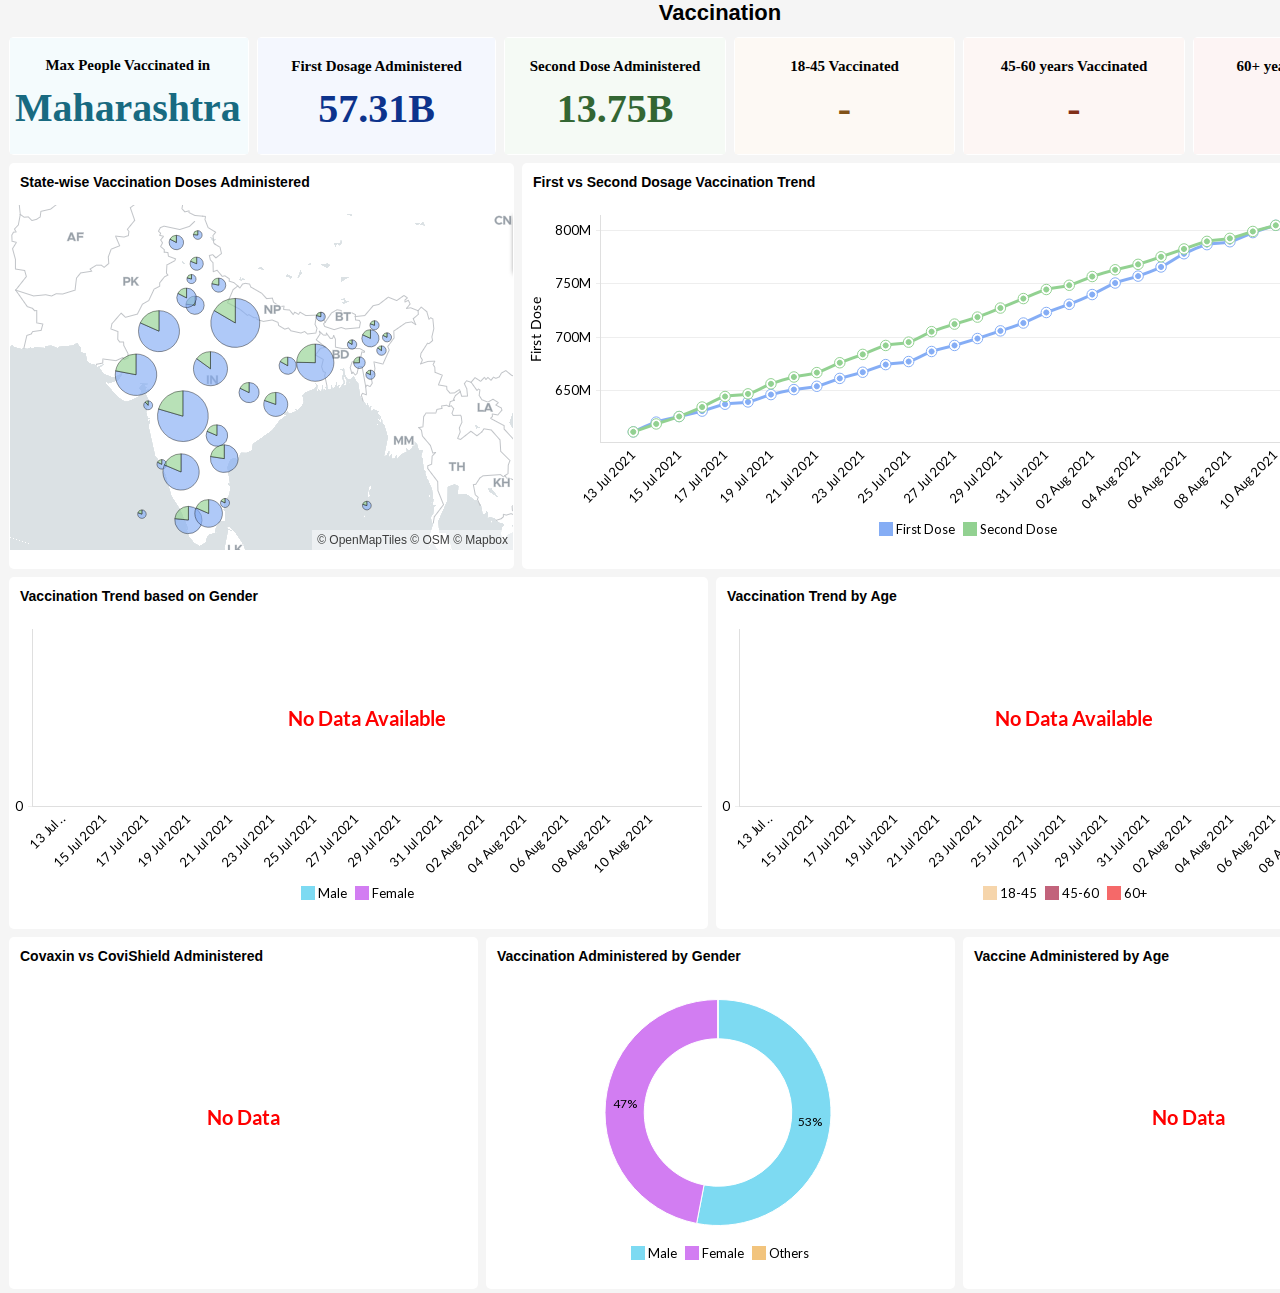
<file: Dashboard/Vaccination/India_COVID-19_Dashboard_Vaccination_596328603818112451.html>
<html><head><meta http-equiv='Content-Type' content='text/html; charset=UTF-8' /><style type='text/css'>
body {
	 background:#F5F5F5 !important;
	 color:#000000;}
 .ZDBDSElemTitleDesc .ZDBDSElemTitle{
	color: !important;
	font-family: !important;
	font-size: !important;}
 .ZDBDSElemTitleDesc .ZDBDSElemDesc{
	color: !important;
	font-family: !important;
	font-size: !important;}
 .ZDBDSElemTitle {
	 color:#000000 !important;}
 .ZDBDSElemDesc {
	 color:#1a1a1a !important;}
 .moreAnchEl {
	 color:#1b72e4 !important;}
 .ZDBDSElemTitleDesc {
	 border-bottom-width:0px !important;
	 border-bottom-color:#4152aa !important;}
 .ZDBDSElemPar {
	 border-width:px !important;
	 border-radius:5px !important;}
 .ZDBDSElemPar, .ZDBDSElem{
	 background-color:#FFFFFF !important;}</style><style>
body{margin:0px;}





.dataCell, .filterCell, .groupCell, .sectionHeader, .groupSummary, .sectionHeaderLast, .groupSumPrevRowExists, .groupColStartCell, .groupCellEnd {
  border-right: 1px solid #E1E1E1;
  white-space: normal !important;
  word-wrap: break-word;
}

.dataCell, .sectionHeader, .sectionHeaderLast, .groupCellEnd {
  border-bottom: 1px solid #E1E1E1;
}

.sectionHeader, .sectionHeaderLast {
  background-color: #F3F3F3;
  border-right-width: 0px;
  font-weight: bold;
}

.sectionHeaderLast {
  border-right: 1px solid #E1E1E1;
}

.blankCell {
  background-color: #FFEBC8;
  border-color: #FFEBC8;
}

.groupCell {
  background-color: #F3F3F3;
  font-weight: bold;
}

.groupCellEnd {
  font-weight: bold;
  background-color: #F3F3F3;
  border-top: #F3F3F3;
}

.groupColStartCell {
  background-color: #F3F3F3;
  border-bottom: 1px solid #DDDDDD;
}

.groupSummary {
  font-weight: bold;
  background-color: #F3F3F3;
  border-bottom: 1px solid #DDDDDD;
}

.groupSumPrevRowExists {
  font-weight: bold;
  background-color: #F3F3F3;
  border-bottom: 1px solid #DDDDDD;
}

.chRow, .tcRow {
  height: 22px;
}






.PivotSheet {
  font-family: Arial, Verdana, sans-serif;
}

.PivotSheet .hRow,
.PivotSheet .colHeadL, .PivotSheet .colHeadR,
.PivotSheet .dL, .PivotSheet .dR,
.PivotSheet .sL, .PivotSheet .sR,
.PivotSheet .tL, .PivotSheet .tR,
.PivotSheet .zdbRowHead, .PivotSheet .zdbRhColHead {
  white-space: normal;
  overflow: hidden;
}

.PivotSheet .hRow, .PivotSheet .zdbRowHead, .PivotSheet .zdbRhColHead,
.PivotSheet .colHeadL, .PivotSheet .colHeadR {
  text-align: center;
  white-space: nowrap;
}

.PivotSheet .zdbRowHead, .PivotSheet .zdbRhColHead {
  color: #C0C0C0;
  border-left: 1px solid;
  border-top: 0px;
  border-bottom: 0px;
}

.PivotSheet .zdbRhColHead {
  border-top: 1px solid;
}

.PivotSheet .hRow,
.PivotSheet .colHeadL, .PivotSheet .sL,
.PivotSheet .colHeadR, .PivotSheet .sR,
.PivotSheet .tR, .PivotSheet .tL {
  font-weight: bold;
}

.PivotSheet .sL, .PivotSheet .sR,
.PivotSheet .bottomLine {
  border-bottom: 1px dotted #CCCCCC;
}

.PivotSheet .hRow, .PivotSheet .zdbDataCell,
.PivotSheet .colHeadL, .PivotSheet .colHeadR,
.PivotSheet .dL, .PivotSheet .dR,
.PivotSheet .sL, .PivotSheet .sR,
.PivotSheet .padRight {
  border-right: 1px solid #CCCCCC;
}

.PivotSheet .zdbRowHead, .PivotSheet .zdbRhColHead {
  border-right: 1px dotted #CCCCCC;
}

.PivotSheet .colHeadL, .PivotSheet .colHeadR {
  border-bottom: 1px solid #CCCCCC;
}

.PivotSheet .hRow, .PivotSheet .colHeadL, .PivotSheet .colHeadR {
  border-top: 1px solid #CCCCCC;
}

.PivotSheet .hRow,
.PivotSheet .colHeadL, .PivotSheet .sL {
  background-color: #E2E2E2;
}

.PivotSheet .colHeadR, .PivotSheet .sR {
  background-color: #E9E9E9;
}

.PivotSheet .dL, .PivotSheet .zdbRowHead, .PivotSheet .zdbRhColHead {
  background-color: #F5F5F5;
}


.PivotSheet .groupCell, .PivotSheet .groupCellEnd {
  background-color: #f5f5f5;
  border-left: 0px;
  border-right: 1px solid #CCC;
  font-weight: bold;
}

.PivotSheet .groupCell {
  border-bottom: 0px;
  border-top: 0px;
}

.PivotSheet .groupCellEnd {
  border-bottom: 1px solid #CCC;
  border-top: 0px;
  white-space: normal;
}

.PivotSheet .zdbDataCell {
  border-top: 0px;
  border-left: 0px;
}

.PivotSheet .zdbColHead {
  background-color: #E2E2E2;
  border-left: 0px;
  border-color: #CCC;
  font-weight: bold;
}





.apitablebg {
  background-color: #F6F6F6;
}

.apitableheader {
  background-color: #e5e5e5;
  text-align: center;
  border: 1px solid #CCCCCC;
  border-left: 0px;
  overflow: hidden;
}

img {
  border: 0px;
}

.apititle {
  font-family: Arial, Verdana, sans-serif;
  font-size: 22px;
  font-style: normal;
  font-weight: bold;
}

.apiUfLblName {
  font-family: Arial, Verdana, sans-serif;
  font-size: 13px;
  font-style: normal;
  font-weight: bold;
}

.apiUFValue {
  font-family: Arial, Verdana, sans-serif;
  font-size: 13px;
  font-style: normal;
  color: Gray;
  font-weight: bold;
}

.apiNEWUfLblName {
  font-family: Arial, Verdana, sans-serif;
  font-size: 13px;
  font-style: normal;
  color: #808080;
}

.apiNEWUFValue {
  font-family: Arial, Verdana, sans-serif;
  font-size: 13px;
  font-style: normal;
  color: #000;
}

.apiRAFCombinedCriteria {
  font-family: Arial, Verdana, sans-serif;
  font-size: 13px;
  font-style: normal;
  color: #000;
  font-weight: bold;
}

.apiRAFAND {
  font-family: Arial, Verdana, sans-serif;
  font-size: 13px;
  font-style: italic;
  color: #000;
}

.apidesc {
  font-family: Arial, Verdana, sans-serif;
  font-size: 17px;
  font-style: normal;
}

.ZDBDSElemTitle {
  font-family: Arial, Verdana, sans-serif;
  color: #000;
  font-size: 14px;
  font-weight: bold;
}

.ZDBDSElemDesc {
  font-family: Arial, Verdana, sans-serif;
  color: #808081;
  font-size: 12px;
  font-weight: normal;
  padding-top: 5px;
}

.ZDBDSElemDiv {
  border: 1px solid #FCCFCF;
}

.ZDBDSViewDeleted {
  background-color: white;
  color: blue;
  font-family: Arial, Verdana, sans-serif;
  font-size: 30px;
  font-weight: bold;
}

.mainTable {
  font-family: Arial, Verdana, sans-serif;
  font-size: 12px;
  font-weight: normal;
  font-style: normal;
  color: #000000;
  background-color: #FFFFFF;
}

.PivotSheet, .tabularSheet, .sheet, .apitablebg {
  border-bottom: 1px solid #AAAAAA;
  border-left: 1px solid #cccccc;
}

.scrollTopArrow {
  border-right: 1px solid #333;
  border-top: 1px solid #333;
  content: "";
  display: inline-block;
  height: 13px;
  margin-left: 11px;
  margin-top: 15px;
  transform: rotate(-45deg);
  width: 13px;
}

.scrollTop {
  background: #ffffff none repeat scroll 0 0;
  border: 1px solid #333;
  border-radius: 50%;
  display: inline-block;
  height: 35px;
  margin-right: 0;
  width: 35px;
}

#scrollTop {
  cursor: pointer;
  position: fixed;
  bottom: 0;
  right: 0;
  margin-right: 10px;
  margin-bottom: 10px;
}





.opr1OPERATION {
  font-family: Arial, Verdana, sans-serif;
  font-size: 40px;
  color: #000000;
  padding-bottom: 3px;
  line-height: normal !important;
}

.opr1LABEL {
  font-family: Arial, Verdana, sans-serif;
  font-size: 15px;
  color: #000000;
  text-align: left;
  padding-bottom: 10px;
  font-weight: bold;
  line-height: normal !important;
  
}

.opr2LABEL, .opr3LABEL {
  font-family: Arial, Verdana, sans-serif;
  font-size: 13px;
  color: #000000;
  text-align: right;
  padding-bottom: 5px;
  clear: both;
  line-height: normal !important;
  
}

.kpiNEGATIVE {
  display: table-cell;
  vertical-align: middle;
  font-family: Arial, Verdana, sans-serif;
  font-size: 30px;
  padding-bottom: 4px;
  color: #EB3C3B;
}

.kpiPOSITIVE {
  display: table-cell;
  vertical-align: middle;
  font-family: Arial, Verdana, sans-serif;
  font-size: 30px;
  padding-bottom: 4px;
  color: #00AD5D;
}

.widgetnodata {
  color: #eb3c3b;
  font-family: Arial, Verdana, sans-serif;
  font-size: medium;
  font-weight: bold;
  padding: 10px;
}

.kpiholder {
  display: inline-table;
  border-spacing: 0;
}

.widgetholder {
  display: inline-block;
  border-spacing: 0;
  -webkit-transform-origin: 0 0 0;
}

.widgetholder.widgetChart {
  display: block !important;
}





.ZDBDThemeType1 {
  background: #fff;
}

.ZDBDThemeType2, .ZDBDThemeType3, .ZDBDThemeType4,
.ZDBDThemeType5, .ZDBDThemeType6 {
  background: #f2f2f2;
}

.ZDBDSElemPar {
  box-sizing: border-box;
  background: #fff;
  width: 100%;
  overflow: hidden;
}

.HTML .ZDBDSElemPar[viewtype=WIDGET] {
  margin-bottom: 10px;
}

.PDF .ZDBDSElemPar[viewtype=WIDGET] {
  margin-bottom: 1%;
  vertical-align: top;
}

.ZDBDThemeType1 .ZDBDSElemTitleDesc, .ZDBDThemeType2 .ZDBDSElemTitleDesc {
  border-top: none !important;
  border-right: none !important;
  border-left: none !important;
  border-bottom-width: 1px;
  border-style: solid;
  border-color: #D9D9D9;
}

.ZDBDThemeType2 .ZDBDSElemPar {
  border: 1px solid #D9D9D9;
}

.ZDBDThemeType4 .ZDBDSElemPar {
  border: 1px solid #959394;
}

.ZDBDThemeType3 .ZDBDSElemPar, .ZDBDThemeType5 .ZDBDSElemPar {
  border-top-width: 2px;
  border-bottom: none !important;
  border-left: none !important;
  border-right: none !important;
  border-color: #959394;
  border-style: solid;
}

.ZDBDThemeType4 .ZDBDSElemTitleDesc, .ZDBDThemeType6 .ZDBDSElemTitleDesc {
  background-color: #959394;
}

.ZDBDSElemTitleDesc {
  display: table;
  width: 100%;
  border-spacing: 10px;
}

.ZDBDSElemTitleDesc > div {
  display: table-cell;
  vertical-align: middle;
  height: 30px;
}

.ZDBDSElem {
  width: 100%;
  box-sizing: border-box;
  text-align: center;
}

.ZDBDSElemPar[viewtype=text] {
  border: none !important;
  box-shadow: none !important;
}


.ZDBDThemeType5.MCType1 [thememulticolortype="0"] {
  border-color: #00caae;
}

.ZDBDThemeType6.MCType1 [thememulticolortype="0"] .ZDBDSElemTitleDesc {
  background: #00caae;
}

.ZDBDThemeType6.MCType1 [thememulticolortype="0"][viewtype=WIDGET] {
  border: 1px solid #00caae;
}

.ZDBDThemeType5.MCType1 [thememulticolortype="1"] {
  border-color: #288ae1;
}

.ZDBDThemeType6.MCType1 [thememulticolortype="1"] .ZDBDSElemTitleDesc {
  background: #288ae1;
}

.ZDBDThemeType6.MCType1 [thememulticolortype="1"][viewtype=WIDGET] {
  border: 1px solid #288ae1;
}

.ZDBDThemeType5.MCType1 [thememulticolortype="2"] {
  border-color: #e84d6d;
}

.ZDBDThemeType6.MCType1 [thememulticolortype="2"] .ZDBDSElemTitleDesc {
  background: #e84d6d;
}

.ZDBDThemeType6.MCType1 [thememulticolortype="2"][viewtype=WIDGET] {
  border: 1px solid #e84d6d;
}

.ZDBDThemeType5.MCType1 [thememulticolortype="3"] {
  border-color: #f9882c;
}

.ZDBDThemeType6.MCType1 [thememulticolortype="3"] .ZDBDSElemTitleDesc {
  background: #f9882c;
}

.ZDBDThemeType6.MCType1 [thememulticolortype="3"][viewtype=WIDGET] {
  border: 1px solid #f9882c;
}

.ZDBDThemeType5.MCType1 [thememulticolortype="4"] {
  border-color: #febb1f;
}

.ZDBDThemeType6.MCType1 [thememulticolortype="4"] .ZDBDSElemTitleDesc {
  background: #febb1f;
}

.ZDBDThemeType6.MCType1 [thememulticolortype="4"][viewtype=WIDGET] {
  border: 1px solid #febb1f;
}

.ZDBDThemeType5.MCType2 [thememulticolortype="0"] {
  border-color: #ec6369;
}

.ZDBDThemeType6.MCType2 [thememulticolortype="0"] .ZDBDSElemTitleDesc {
  background: #ec6369;
}

.ZDBDThemeType6.MCType2 [thememulticolortype="0"][viewtype=WIDGET] {
  border: 1px solid #ec6369;
}

.ZDBDThemeType5.MCType2 [thememulticolortype="1"] {
  border-color: #f2c94a;
}

.ZDBDThemeType6.MCType2 [thememulticolortype="1"] .ZDBDSElemTitleDesc {
  background: #f2c94a;
}

.ZDBDThemeType6.MCType2 [thememulticolortype="1"][viewtype=WIDGET] {
  border: 1px solid #f2c94a;
}

.ZDBDThemeType5.MCType2 [thememulticolortype="2"] {
  border-color: #66dc9c;
}

.ZDBDThemeType6.MCType2 [thememulticolortype="2"] .ZDBDSElemTitleDesc {
  background: #66dc9c;
}

.ZDBDThemeType6.MCType2 [thememulticolortype="2"][viewtype=WIDGET] {
  border: 1px solid #66dc9c;
}

.ZDBDThemeType5.MCType2 [thememulticolortype="3"] {
  border-color: #50acee;
}

.ZDBDThemeType6.MCType2 [thememulticolortype="3"] .ZDBDSElemTitleDesc {
  background: #50acee;
}

.ZDBDThemeType6.MCType2 [thememulticolortype="3"][viewtype=WIDGET] {
  border: 1px solid #50acee;
}

.ZDBDThemeType5.MCType2 [thememulticolortype="4"] {
  border-color: #6a6fe8;
}

.ZDBDThemeType6.MCType2 [thememulticolortype="4"] .ZDBDSElemTitleDesc {
  background: #6a6fe8;
}

.ZDBDThemeType6.MCType2 [thememulticolortype="4"][viewtype=WIDGET] {
  border: 1px solid #6a6fe8;
}

.ZDBDThemeType5.MCType3 [thememulticolortype="0"] {
  border-color: #38d1c0;
}

.ZDBDThemeType6.MCType3 [thememulticolortype="0"] .ZDBDSElemTitleDesc {
  background: #38d1c0;
}

.ZDBDThemeType6.MCType3 [thememulticolortype="0"][viewtype=WIDGET] {
  border: 1px solid #38d1c0;
}

.ZDBDThemeType5.MCType3 [thememulticolortype="1"] {
  border-color: #5866c2;
}

.ZDBDThemeType6.MCType3 [thememulticolortype="1"] .ZDBDSElemTitleDesc {
  background: #5866c2;
}

.ZDBDThemeType6.MCType3 [thememulticolortype="1"][viewtype=WIDGET] {
  border: 1px solid #5866c2;
}

.ZDBDThemeType5.MCType3 [thememulticolortype="2"] {
  border-color: #fdaa29;
}

.ZDBDThemeType6.MCType3 [thememulticolortype="2"] .ZDBDSElemTitleDesc {
  background: #fdaa29;
}

.ZDBDThemeType6.MCType3 [thememulticolortype="2"][viewtype=WIDGET] {
  border: 1px solid #fdaa29;
}

.ZDBDThemeType5.MCType3 [thememulticolortype="3"] {
  border-color: #9860d0;
}

.ZDBDThemeType6.MCType3 [thememulticolortype="3"] .ZDBDSElemTitleDesc {
  background: #9860d0;
}

.ZDBDThemeType6.MCType3 [thememulticolortype="3"][viewtype=WIDGET] {
  border: 1px solid #9860d0;
}

.ZDBDThemeType5.MCType3 [thememulticolortype="4"] {
  border-color: #ef4f85;
}

.ZDBDThemeType6.MCType3 [thememulticolortype="4"] .ZDBDSElemTitleDesc {
  background: #ef4f85;
}

.ZDBDThemeType6.MCType3 [thememulticolortype="4"][viewtype=WIDGET] {
  border: 1px solid #ef4f85;
}

.ZDBDThemeType5.MCType4 [thememulticolortype="0"] {
  border-color: #e84d6d;
}

.ZDBDThemeType6.MCType4 [thememulticolortype="0"] .ZDBDSElemTitleDesc {
  background: #e84d6d;
}

.ZDBDThemeType6.MCType4 [thememulticolortype="0"][viewtype=WIDGET] {
  border: 1px solid #e84d6d;
}

.ZDBDThemeType5.MCType4 [thememulticolortype="1"] {
  border-color: #00caae;
}

.ZDBDThemeType6.MCType4 [thememulticolortype="1"] .ZDBDSElemTitleDesc {
  background: #00caae;
}

.ZDBDThemeType6.MCType4 [thememulticolortype="1"][viewtype=WIDGET] {
  border: 1px solid #00caae;
}

.ZDBDThemeType5.MCType4 [thememulticolortype="2"] {
  border-color: #4a86f2;
}

.ZDBDThemeType6.MCType4 [thememulticolortype="2"] .ZDBDSElemTitleDesc {
  background: #4a86f2;
}

.ZDBDThemeType6.MCType4 [thememulticolortype="2"][viewtype=WIDGET] {
  border: 1px solid #4a86f2;
}

.ZDBDThemeType5.MCType4 [thememulticolortype="3"] {
  border-color: #fbba3c;
}

.ZDBDThemeType6.MCType4 [thememulticolortype="3"] .ZDBDSElemTitleDesc {
  background: #fbba3c;
}

.ZDBDThemeType6.MCType4 [thememulticolortype="3"][viewtype=WIDGET] {
  border: 1px solid #fbba3c;
}

.ZDBDThemeType5.MCType4 [thememulticolortype="4"] {
  border-color: #f9539c;
}

.ZDBDThemeType6.MCType4 [thememulticolortype="4"] .ZDBDSElemTitleDesc {
  background: #f9539c;
}

.ZDBDThemeType6.MCType4 [thememulticolortype="4"][viewtype=WIDGET] {
  border: 1px solid #f9539c;
}

.ZDBDThemeType5.MCType5 [thememulticolortype="0"] {
  border-color: #EC656B;
}

.ZDBDThemeType6.MCType5 [thememulticolortype="0"] .ZDBDSElemTitleDesc {
  background: #EC656B;
}

.ZDBDThemeType6.MCType5 [thememulticolortype="0"][viewtype=WIDGET] {
  border: 1px solid #EC656B;
}

.ZDBDThemeType5.MCType5 [thememulticolortype="1"] {
  border-color: #FF9361;
}

.ZDBDThemeType6.MCType5 [thememulticolortype="1"] .ZDBDSElemTitleDesc {
  background: #FF9361;
}

.ZDBDThemeType6.MCType5 [thememulticolortype="1"][viewtype=WIDGET] {
  border: 1px solid #FF9361;
}

.ZDBDThemeType5.MCType5 [thememulticolortype="2"] {
  border-color: #D1E76E;
}

.ZDBDThemeType6.MCType5 [thememulticolortype="2"] .ZDBDSElemTitleDesc {
  background: #D1E76E;
}

.ZDBDThemeType6.MCType5 [thememulticolortype="2"][viewtype=WIDGET] {
  border: 1px solid #D1E76E;
}

.ZDBDThemeType5.MCType5 [thememulticolortype="3"] {
  border-color: #6CD09B;
}

.ZDBDThemeType6.MCType5 [thememulticolortype="3"] .ZDBDSElemTitleDesc {
  background: #6CD09B;
}

.ZDBDThemeType6.MCType5 [thememulticolortype="3"][viewtype=WIDGET] {
  border: 1px solid #6CD09B;
}

.ZDBDThemeType5.MCType5 [thememulticolortype="4"] {
  border-color: #5CA9E0;
}

.ZDBDThemeType6.MCType5 [thememulticolortype="4"] .ZDBDSElemTitleDesc {
  background: #5CA9E0;
}

.ZDBDThemeType6.MCType5 [thememulticolortype="4"][viewtype=WIDGET] {
  border: 1px solid #5CA9E0;
}

.ZDBDThemeType5.MCType6 [thememulticolortype="0"] {
  border-color: #FE6769;
}

.ZDBDThemeType6.MCType6 [thememulticolortype="0"] .ZDBDSElemTitleDesc {
  background: #FE6769;
}

.ZDBDThemeType6.MCType6 [thememulticolortype="0"][viewtype=WIDGET] {
  border: 1px solid #FE6769;
}

.ZDBDThemeType5.MCType6 [thememulticolortype="1"] {
  border-color: #BAE490;
}

.ZDBDThemeType6.MCType6 [thememulticolortype="1"] .ZDBDSElemTitleDesc {
  background: #BAE490;
}

.ZDBDThemeType6.MCType6 [thememulticolortype="1"][viewtype=WIDGET] {
  border: 1px solid #BAE490;
}

.ZDBDThemeType5.MCType6 [thememulticolortype="2"] {
  border-color: #56A8FB;
}

.ZDBDThemeType6.MCType6 [thememulticolortype="2"] .ZDBDSElemTitleDesc {
  background: #56A8FB;
}

.ZDBDThemeType6.MCType6 [thememulticolortype="2"][viewtype=WIDGET] {
  border: 1px solid #56A8FB;
}

.ZDBDThemeType5.MCType6 [thememulticolortype="3"] {
  border-color: #FDCC58;
}

.ZDBDThemeType6.MCType6 [thememulticolortype="3"] .ZDBDSElemTitleDesc {
  background: #FDCC58;
}

.ZDBDThemeType6.MCType6 [thememulticolortype="3"][viewtype=WIDGET] {
  border: 1px solid #FDCC58;
}

.ZDBDThemeType5.MCType6 [thememulticolortype="4"] {
  border-color: #F5669D;
}

.ZDBDThemeType6.MCType6 [thememulticolortype="4"] .ZDBDSElemTitleDesc {
  background: #F5669D;
}

.ZDBDThemeType6.MCType6 [thememulticolortype="4"][viewtype=WIDGET] {
  border: 1px solid #F5669D;
}







.t1 .mainTable, .t2 .mainTable, .t3 .mainTable {
  background-color: transparent;
}

.t1 .hRow, .t1 .zdbDataCell, .t1 .colHeadR,
.t1 .dR, .t1 .sR, .t1 .padRight, .t1 .groupCell,
.t1 .groupCellEnd, .t1 .groupColStartCell, .t1 .groupSumPrevRowExists,
.t1 .groupSummary, .t1 .sectionHeader, .t1 .sectionHeaderLast {
  border-right: 0px;
  border-left: 0px;
  background-color: transparent;
}

.t1 {
  border-width: 0px;
}

.t1 .datacell, .t1 .apitableheader {
  border-width: 0px;
}

.t1 .datacell {
  border-bottom-width: 1px;
}

.t1 .notBottomLine {
  border-right: 0px;
}

.t1 .groupRightEnd {
  border-right: 1px solid;
}

.t1 .colHeadL, .t1 .colHeadR, .t1 .hRow, .t1 .apitableheader, .t1 .dataBottomLine {
  border-top-width: 0px;
  border-top-color: #fff;
  border-bottom-width: 1px;
}

.t1 .hRow {
  border-right: 1px solid;
  border-bottom: 1px solid;
}

.t1 .groupCell, .t1 .groupColStartCell, .t1 .groupCellEnd {
  border-right: 1px solid;
}

.t1 .groupCell, .t1 .groupCellEnd, .t1 .apitableheader, .t1 .colHeadL,
.t1 .colHeadR, .t1 .dL, .t1 .sL, .t1 .sR, .t1 .groupSummary, .t1 .groupSumPrevRowExists, .t1 .groupColStartCell, .t1 .hRow,
.t2 .groupCell, .t2 .groupCellEnd, .t2 .apitableheader, .t2 .colHeadL, .t2 .colHeadR, .t2 .dL, .t2 .sL, .t2 .sR,
.t2 .groupSummary, .t2 .groupSumPrevRowExists, .t2 .groupColStartCell, .t2 .hRow, .t2 .sectionHeader, .t2 .sectionHeaderLast,
.t3 .dL, .t3 .groupCell, .t3 .groupCellEnd {
  background-color: transparent;
}

.t3 {
  border-right: 1px solid;
}

.t3 .dR, .t3 .colHeadR, .t3 .sR,
.t3 .padRight, .t3 .dataCell, .t3 .groupSummary, .t3 .sectionHeaderLast,
.t3 .groupSumPrevRowExists {
  border-right-width: 0px;
}

.t3 .groupRightEnd, .t3 .dataCellEnd {
  border-right-width: 1px;
}

.t3 .notBottomLine {
  border-bottom-width: 0px;
}

.t3 .dataBottomLine {
  border-bottom-width: 1px;
}





.zd-wrapper {
  position: relative;
  min-height: 100%;
  border-style: solid;
  border-color: transparent;
  
  
}

.zd-scrollElement {
  min-height: 100%;
  position: absolute;
  width: 100%;
}

.zd-layerHolder {
  position: absolute;
  top: 0px;
  left: 0px;
  width: 100%;
}

.zd-layer {
  position: absolute;
  
  
  
  
  
  
  border: 5px solid transparent;
  
  box-sizing: border-box;
  
}

.zd-layer.zd-autoHeight {
  
  border-width: 5px;
}

.zd-container {
  position: absolute;
  height: 100%;
  width: 100%;
  
  box-sizing: border-box;
  
  
  
}

.zd-container.zd-autoHeight {
  height: auto;
}

.zd-layerHolder.zd-containerResize > .zd-layer {
  transition: none;
}

.zd-move {
  position: absolute;
  top: 0;
  left: 0;
  height: 100%;
  width: 100%;
  border: 0px solid cornflowerblue;
  box-sizing: border-box;
  cursor: move;
  transition: border-width 0.3s;
  z-index: 2;
  
}

.zd-move:hover, .zd-move:active {
  
  
}

.zd-preview {
  
  opacity: 0.2 !important;
  transition: none !important;
  z-index: 1;
}

.zd-preview .zd-container {
  background-color: #555;
}

.zd-preview.zd-no-transition {
  transition: none;
}

.zd-resize {
  position: absolute;
  height: 15px;
  width: 15px;
  
  z-index: 2;
  transition: background-color 0.3s;
  z-index: 3;
}

.zd-resize:hover {
  z-index: 4;
}

.zd-resize:hover, .zd-resize:active {
  
}

.zd-resize-Left, .zd-resize-Right {
  width: 10px;
  height: 100%;
  
  cursor: ew-resize;
  background: transparent;
  opacity: 0.2;
}

.zd-resize-Right, .zd-resize-BottomRight, .zd-resize-TopRight {
  right: 0px;
}

.zd-resize-BottomRight {
  border-top-left-radius: 200px;
}

.zd-resize-BottomLeft {
  border-top-right-radius: 200px;
}

.zd-resize-TopRight {
  border-bottom-left-radius: 200px;
}

.zd-resize-TopLeft {
  border-bottom-right-radius: 200px;
}

.zd-resize-Bottom, .zd-resize-BottomLeft, .zd-resize-BottomRight {
  bottom: 0px;
}

.zd-resize-Top, .zd-resize-TopLeft, .zd-resize-TopRight {
  top: 0px;
}

.zd-resize-Bottom, .zd-resize-Top {
  
  width: 100%;
  height: 10px;
  cursor: ns-resize;
  background: transparent;
  opacity: 0.2;
}

.zd-resize-BottomLeft, .zd-resize-BottomRight, .zd-resize-TopLeft, .zd-resize-TopRight {
  z-index: 5;
}

.zd-resize-BottomLeft, .zd-resize-TopRight {
  cursor: nesw-resize;
}

.zd-resize-BottomLeft:hover, .zd-resize-BottomLeft:active, .zd-resize-BottomRight:hover, .zd-resize-BottomRight:active {
  background: transparent;
}

.zd-resize-BottomRight:hover ~ .zd-resize-Right, .zd-resize-BottomRight:hover ~ .zd-resize-Bottom, .zd-resize-BottomRight:active ~ .zd-resize-Right, .zd-resize-BottomRight:active ~ .zd-resize-Bottom, .zd-resize-BottomLeft:hover ~ .zd-resize-Left, .zd-resize-BottomLeft:hover ~ .zd-resize-Bottom, .zd-resize-BottomLeft:active ~ .zd-resize-Left, .zd-resize-BottomLeft:active ~ .zd-resize-Bottom {
  
}

.zd-resize-TopRight:hover ~ .zd-resize-Right, .zd-resize-TopRight:hover ~ .zd-resize-Top, .zd-resize-TopRight:active ~ .zd-resize-Right, .zd-resize-TopRight:active ~ .zd-resize-Top, .zd-resize-TopLeft:hover ~ .zd-resize-Left, .zd-resize-TopLeft:hover ~ .zd-resize-Top, .zd-resize-TopLeft:active ~ .zd-resize-Left, .zd-resize-TopLeft:active ~ .zd-resize-Top {
  
}

.zd-resize-BottomRight, .zd-resize-TopLeft {
  cursor: nwse-resize;
}

.zd-move:hover ~ .zd-resize {
  
  
}

.zd-resize:hover {
  
}

.zd-layerHolder.zd-action > .zd-layer {
  opacity: 0.9;
  
  transition: transform 0.18s;
}

.zd-action-target {
  
}

.zd-layerHolder.zd-action > .zd-layer.zd-action-target {
  opacity: 1;
  z-index: 2;
  
  transition: none;
}


.zd-markerLines {
  position: absolute;
  
  height: 100%;
  width: 100%;
  overflow: hidden;
  min-height: 100%;
}

.zd-topLine, .zd-bottomLine {
  width: 100%;
  height: 0px;
  
  border-bottom: 1px solid teal;
  
  overflow: hidden;
  position: absolute;
  transform: translateY(-11px);
  transition: transform 0.18s;
}

.zd-leftLine, .zd-rightLine {
  height: 100%;
  width: 0px;
  
  border-left: 1px solid teal;
  
  overflow: hidden;
  position: absolute;
  transform: translateX(-11px);
  transition: transform 0.18s;
}

.zd-leftLine {
  margin-left: 5px;
}

.zd-rightLine {
  margin-left: -5px;
}

.zd-topLine {
  margin-top: 5px;
}

.zd-bottomLine {
  margin-top: -5px;
}

.zd-viewMode .zd-move, .zd-viewMode .zd-resize {
  display: none;
}

.zd-dashChild {
  height: 100%;
  width: 100%;
  box-sizing: border-box;
  position: relative;
  background: white;
}

.a4Div .zd-dashChild, .a4Div .zd-parDiv, .a4Div .dashChildContent {
  height: auto !important;
}

.zd-parDiv {
  height: calc(100% - 45px);
  width: 100%;
  position: relative;
}

.zd-delete {
  display: none;
  position: absolute;
  top: 10px;
  right: 10px;
  z-index: 1;
  border-radius: 1px;
  box-shadow: 0px 0px 2px 1px #80b9fd;
  background-position: -83px -49px;
  background-color: white;
}

.zd-delete:hover {
  background-position: -48px -588px;
  box-shadow: 0px 0px 3px 1px #2386fc;
}

.zd-ZRdashboard {
  width: 100%;
  height: calc(100% - 5px);
  margin-top: 5px;
  position: relative;
  overflow-y: scroll;
}

.zd-editMode .zd-layer:hover .zd-delete {
  display: block;
}

.ZR-DashboardUFContainer {
  width: 100%;
  background: transparent;
  box-sizing: border-box;
  position: relative;
  
}

.za-create-instructions {
  position: absolute;
  top: 25%;
  left: 25%;
}

.zd-viewMode .ZR-DashboardUFContainer {
  
  height: auto;
  border-width: 0px;
}

.zd-viewMode .zr-ufLayer {
  border-width: 0px;
}

.ZR-DashboardUFContainer:after {
  width: 200px;
  height: 40px;
  content: "+ Add User Filter ";
  position: absolute;
  left: calc(50% - 100px);
  top: calc(50% - 20px);
  background: white;
  text-align: center;
  padding: 10px;
  box-sizing: border-box;
  
  color: #848484;
  box-shadow: 4px 4px 10px 2px #898989;
  display: none;
}

.zd-move.zd-mvUF {
  height: 33px;
  width: calc(100% - 280px);
}

.ZR-ModalDiv {
  position: absolute;
  top: 0;
  left: 0;
  height: 100%;
  width: 100%;
  background: #000;
}

.widgetChild {
  
}

.zr-textChild {
  height: auto;
  
  border: 5px solid transparent;
}

.zr-ufLayer {
  border: 0px solid transparent;
}

.zr-ufLayer + .zd-move {
  top: 5px;
  left: 5px;
  height: 34px;
  width: calc(100% - 280px);
  background: #333;
  opacity: 0.2;
}

.zd-markerLines {
  display: none;
}

.zr-widgetChild .dashChildPar {
  position: relative;
  height: 100% !important;
}

.zd-move:hover ~ .zd-resize {
  
}

.zd-ui-border {
  display: none;
  position: absolute;
  top: 0;
  left: 0;
  height: 100%;
  width: 100%;
  border: 1px dotted #92cefd;
  z-index: 1;
  box-sizing: border-box;
  
}

.zd-ui-sides {
  position: absolute;
}

.zd-ui-top, .zd-ui-bottom {
  width: 100%;
  height: 1px;
  left: 0px;
}

.zd-ui-top {
  top: 0px;
}

.zd-ui-bottom {
  bottom: 0px;
}

.zd-ui-right, .zd-ui-left {
  height: 100%;
  width: 1px;
  top: 0px;
}

.zd-ui-left {
  left: 0px;
}

.zd-ui-right {
  right: 0px;
}

.zd-ui-top:after, .zd-ui-top:before, .zd-ui-right:after, .zd-ui-right:before, .zd-ui-left:after, .zd-ui-left:before, .zd-ui-bottom:after, .zd-ui-bottom:before {
  position: absolute;
  content: " ";
  height: 9px;
  width: 9px;
  box-sizing: border-box;
  border: 1px solid #92cefd;
  background-color: white;
  
}

.zd-ui-top:before, .zd-ui-bottom:before {
  left: calc(50% - 3px);
  top: -3px;
}

.zd-ui-top:after {
  right: -5px;
}

.zd-ui-top:before, .zd-ui-top:after {
  top: -5px;
}

.zd-ui-bottom:after {
  left: -5px;
  top: -3px;
}

.zd-ui-left:before, .zd-ui-right:before {
  top: calc(50% - 3px);
}

.zd-ui-left:after {
  top: -5px;
}

.zd-ui-left:before, .zd-ui-left:after {
  left: -5px;
}

.zd-ui-right:after {
  bottom: -5px;
}

.zd-ui-right:before, .zd-ui-right:after {
  left: -3px;
}

.zd-move:hover ~ .zd-ui-border, .zd-resize:hover ~ .zd-ui-border, .zd-move:active ~ .zd-ui-border, .zd-resize:active ~ .zd-ui-border {
  display: block;
}

.zd-editModeOptions {
  position: absolute;
  top: 2px;
  right: 2px;
  display: none;
  background-color: #FFFFFF;
  border: 1px dotted #cccccc;
  box-shadow: 0px 1px 1px rgba(0, 0, 0, 0.05);
  z-index: 10;
}

.zd-editMode .zd-layer:hover .zd-editModeOptions {
  display: block;
}

.zd-viewModeOptions {
  position: absolute;
  top: 2px;
  right: 2px;
  cursor: pointer;
  display: none;
  box-sizing: border-box;
  background: none;
}

.zd-viewModeOptions .dashioicon {
  display: inline-block;
}

.zd-viewMode .zd-layer:hover .zd-viewModeOptions {
  display: block;
}

.zdjs-svg {
  position: absolute !important;
  height: 100% !important;
  width: 100% !important;
}

.zdjs-rect {
  fill: #FFF;
  stroke: #000;
  stroke-width: 1;
}

.zdjs-grid-line {
  stroke-width: 1px;
  stroke: rgba(0, 0, 0, 0.3);
  
}

.zd-Hline {
  
}

.zd-viewMode .zd-scrollElement {
  display: none;
}

.ly-wrapper {
  border-style: solid;
  border-color: transparent;
  
}

.ly-container {
  position: absolute;
  width: 100%;
  height: 100%;
}

.ly-node {
  box-sizing: border-box !important;
  position: absolute;
  border-style: solid !important;
  border-color: transparent !important;
}

.ly-autoHeight {
  height: auto;
}

.header {
  height: 50px;
}

#container, #container1 {
  height: 700;
  width: 60%;
  
  box-sizing: border-box;
  outline: 1px solid red;
  margin: auto;
  position: relative;
}

#propsBtn {
  position: fixed;
  top: 0px;
  right: 10px;
  width: 80px;
  height: 30px;
  background-color: #555;
  border-bottom-right-radius: 5px;
  border-bottom-left-radius: 5px;
  box-shadow: 0px 3px 5px 0px #9A9A9A;
  text-align: center;
  padding: 8px;
  box-sizing: border-box;
  color: #cccccc;
  font-weight: 600;
  z-index: 3;
}

#props {
  position: fixed;
  top: 50px;
  height: calc(100% - 100px);
  width: calc(100% - 30px);
  border-radius: 4px;
  transition: left 0.3s, width 0.3s, background-color 0.3s;
  background-color: #333;
  padding: 10px;
  box-sizing: border-box;
  z-index: 3;
}

.propInactive {
  left: -100%;
}

.propActive {
  left: 15px;
}

#propsExit {
  position: absolute;
  top: 5px;
  right: 5px;
  width: 15px;
  height: 15px;
  overflow: hidden;
}

#propsExit:after, #propsExit:before {
  content: " ";
  position: absolute;
  top: 0px;
  left: calc(50% - 1px);
  transform: rotate(-45deg);
  background: #cccccc;
  height: 100%;
  width: 2px;
}

#propsExit:before {
  transform: rotate(45deg);
}

.JSONStore {
  width: 50%;
  height: 100%;
  padding: 10px;
  overflow: auto;
  border-radius: 4px;
  color: white;
  box-sizing: border-box;
  border: 1px solid white;
  margin: 0px;
  background-color: #111;
}

.ly-wrapper {
  
  max-height: 100%;
  border-color: transparent;
  border-style: solid;
  position: absolute;
  border-width: 0px;
  transition: transform 0.2s;
}

.ly-holder {
  min-height: 100%;
}

.NodeContent {
  
  position: relative;
  height: 100%;
  width: 100%;
  margin: auto;
  border-radius: 3px;
  box-sizing: border-box;
  transition: background-color 2s;
  background: #303030;
  
}

.NodeUserFilter {
  height: 5px;
  outline: 2px solid red;
}

.lm-resize-Top, .lm-resize-TopRight, .lm-resize-TopLeft,
.lm-resize-Left, .lm-resize-Right,
.lm-resize-Bottom, .lm-resize-BottomRight, .lm-resize-BottomLeft {
  position: absolute;
  width: 5px;
  height: 5px;
  z-index: 2;
  
  background: #93daff;
  opacity: 0;
  transition: 0.3s opacity;
}

.lm-resize-TopRight, .lm-resize-TopLeft,
.lm-resize-BottomRight, .lm-resize-BottomLeft {
  width: 10px;
  height: 10px;
  background: transparent;
  border-color: #5cc3fe;
  border-left-color: transparent;
  border-top-color: transparent;
  opacity: 0;
  z-index: 3;
}

.lm-resize-Top:hover, .lm-resize-TopRight:hover, .lm-resize-TopLeft:hover,
.lm-resize-Left:hover, .lm-resize-Right:hover,
.lm-resize-Bottom:hover, .lm-resize-BottomRight:hover, .lm-resize-BottomLeft:hover {
  opacity: 1;
}

.lm-resize-Top, .lm-resize-TopRight, .lm-resize-TopLeft, .lm-resize-Left, .lm-resize-Right {
  top: 0px;
}

.lm-resize-Left, .lm-resize-Bottom, .lm-resize-Top, .lm-resize-BottomLeft, .lm-resize-TopLeft {
  left: 0px;
}

.lm-resize-Right, .lm-resize-BottomRight, .lm-resize-TopRight {
  right: 0px;
}

.lm-resize-Left, .lm-resize-Right {
  
  width: 10px;
  height: 100%;
  background: transparent;
}

.lm-resize-Bottom, .lm-resize-BottomRight, .lm-resize-BottomLeft {
  bottom: 0px;
}

.lm-resize-Top, .lm-resize-Bottom {
  
  width: 100%;
  height: 10px;
  
  left: 0;
  background: transparent;
}

.lm-resize-Top {
  cursor: ns-resize;
}

.lm-resize-TopRight {
  cursor: nesw-resize;
  border-bottom-left-radius: 2px;
}

.lm-resize-TopLeft {
  cursor: nwse-resize;
  border-bottom-right-radius: 2px;
}

.lm-resize-Left {
  cursor: ew-resize;
  transform: rotate(180deg);
}

.lm-resize-Right {
  cursor: ew-resize;
}

.lm-resize-Bottom {
  cursor: ns-resize;
}

.lm-resize-BottomRight {
  cursor: nwse-resize;
  border-top-left-radius: 2px;
}

.lm-resize-BottomLeft {
  cursor: nesw-resize;
  border-top-right-radius: 2px;
}

.lm-rearrange {
  height: 20px;
  position: absolute;
  width: 100%;
  height: 100%;
  z-index: 1;
  box-sizing: border-box;
  top: 0;
  left: 0;
  
  
  cursor: move;
  overflow: hidden;
  border: none !important;
  box-shadow: none !important;
  background-color: rgba(0, 0, 0, 0);
}

.ly-container:hover .lm-rearrange {
  display: block;
}

.ly-node.ly-selected .lm-resize-Top,
.ly-node.ly-selected .lm-resize-TopRight,
.ly-node.ly-selected .lm-resize-TopLeft,
.ly-node.ly-selected .lm-resize-Left,
.ly-node.ly-selected .lm-resize-Right,
.ly-node.ly-selected .lm-resize-Bottom,
.ly-node.ly-selected .lm-resize-BottomRight,
.ly-node.ly-selected .lm-resize-BottomLeft,
.ly-container:hover .lm-resize-Top,
.ly-container:hover .lm-resize-TopRight,
.ly-container:hover .lm-resize-TopLeft,
.ly-container:hover .lm-resize-Left,
.ly-container:hover .lm-resize-Right,
.ly-container:hover .lm-resize-Bottom,
.ly-container:hover .lm-resize-BottomRight,
.ly-container:hover .lm-resize-BottomLeft {
  display: block;
}

.yLine {
  position: fixed;
  height: 1px;
  background: royalblue;
  width: 100%;
  top: 0px;
  z-index: 10000;
  display: none;
}

.xLine {
  position: fixed;
  height: 100%;
  background: royalblue;
  width: 1px;
  top: 0;
  z-index: 10000;
  display: none;
}

#leftArea {
  height: 100%;
  width: 80px;
  position: fixed;
  top: 0;
  right: calc(0% - 75px);
  background: #bfbfbf;
  transition: right 0.3s;
  overflow: auto;
}

#leftArea:hover {
  right: 0px;
}

.dragObject {
  width: 80%;
  height: 20px;
  background: #62747b;
  margin: auto;
  margin-top: 10px;
  border-radius: 3px;
  box-sizing: border-box;
  cursor: move;
}

.dragObject:hover {
  border: 3px dashed black;
}

.email-Outer {
  max-width: 0px;
  max-height: 0px;
}

.node-Preview {
  
}

.ly-wrapper {
  position: relative;
}

.ly-node {
  position: absolute;
  box-sizing: border-box;
  border-style: solid;
  border-color: transparent;
  top: 0px;
  left: 0px;
}

.ly-container {
  position: absolute;
  box-sizing: border-box;
  top: 0px;
  left: 0px;
  height: 100%;
  width: 100%;
  
}

.ly-autoHeight {
  height: auto;
}

.node-Preview {
  z-index: 0 !important;
  
}

.node-Preview .ly-container {
  background-color: rgba(0, 0, 0, 0.1);
}

.ly-nodeEvent .ly-node {
  
  transition: left 0.2s, width 0.2s, height 0.2s, top 0.2s, transform 0.2s;
  z-index: 0;
}

.ly-nodeEvent .dropArea {
  opacity: 0.8;
}

.ly-nodeEvent .ly-node.ly-selected {
  
  transition: none;
  z-index: 1;
}

.ly-bgElement {
  height: 100%;
}

.lm-rearrange:hover .lm-resize-BottomLeft,
.lm-rearrange:hover .lm-resize-BottomRight,
.ly-selected .lm-resize-BottomLeft,
.ly-selected .lm-resize-BottomRight {
  opacity: 1;
}

.lm-resize-BottomRight {
  border-style: solid;
  border-width: 7px;
  width: 0px;
  height: 0px;
}

.lm-resize-BottomLeft {
  border-style: solid;
  border-width: 7px;
  width: 0px;
  height: 0px;
  transform: rotate(90deg);
}

.ly-deleteIcon {
  position: absolute;
  top: 0;
  right: 0;
  height: 20px;
  width: 20px;
  
  visibility: hidden;
  background-position: -87px -50px;
}

.ly-node .dashChild {
  overflow: visible;
}

.ly-node .dashChildPar {
  overflow: hidden;
}

.lm-rearrange:hover .ly-deleteIcon {
  visibility: visible;
}

.zd-editModeOptions {
  position: absolute;
  top: 0px;
  right: 0px;
}

.lm-rearrange:hover .zd-editModeOptions {
  display: block;
}

.zr-ufLayer .lm-rearrange {
  height: 33px;
}

.no-read .openInTab {
  display: none;
}

.zr-ScrollableChild .dashChildContent {
  overflow: auto;
}

.ly-lineEl {
  position: absolute;
  background-color: #ff3ffc;
  display: none;
}

.ly-lineEl-x, .ly-lineEl-right {
  width: 1px;
  top: 0px;
  height: 100%;
}

.ly-lineEl-y, .ly-lineEl-bottom {
  width: 100%;
  left: 0px;
  height: 1px;
}

.ly-lineWrapper {
  width: 100%;
  height: 100%;
  overflow-y: auto;
  overflow-x: hidden;
  z-index: 1;
  position: relative;
}

.zdbdeditmode .ly-lineWrapper {
  overflow-y: scroll;
}

.ly-borderDashedLine {
  height: 100%;
  position: absolute;
  top: 0px;
  border-left: 1px dashed #ff3ffc;
  display: none;
}

.ly-dashChildWrapper {
  width: 100%;
  height: 100%;
  overflow: hidden;
  position: relative;
}

.ly-container #ZDBDashEditOptsMenu {
  border-color: transparent !important;
  box-shadow: none !important;
}

.ly-lineWrapper.overFlowInitial {
  overflow: initial;
}

.ly-node .dFilterHolder .VMFilterCompDrgEl {
  padding: 0px 10px 0px 0px !important;
}


.ly-freezeLayer {
  height: 100%;
  width: 100%;
  position: fixed;
  top: 0px;
  left: 0px;
  z-index: 999999;
}

.ly-htmlAlignCenter {
  height: auto;
  position: relative;
  top: 50%;
  transform: translateY(-50%);
}

.ZRDashInstruction {
  height: 100%;
  width: 100%;
  position: absolute;
  top: 0px;
  left: 0px;
  z-index: 0;
  opacity: 0;
  text-align: center;
  transition: opacity 0.3s;
}

.zr_dash_instruction {
  background-color: rgba(248, 248, 248, 0.9);
  border: 1px solid #ddd;
  border-radius: 10px;
  width: 600px;
  padding: 0px 1.33em 1.33em;
  box-shadow: 1px 1px 5px rgba(0, 0, 0, 0.3);
}

.zr_dash_instruction li {
  margin-bottom: 5px;
}

.zdbdviewmode .ZRDashInstruction {
  display: none;
}

.zr-inlineEmail .ly-container {
  position: static !important;
}

.dashEditMultiSelect .lm-rearrange {
  margin: 0px !important;
}

.minRightResizeBorder:before {
  border-right-color: red;
}

.minBottomResizeBorder:before {
  border-bottom-color: red;
}

.minLeftResizeBorder:before {
  border-left-color: red;
}

@keyframes notValidDashChildOperation {
  0% {
    box-shadow: 0px 0px 0px 1px transparent inset;
  }
  50% {
    box-shadow: 0px 0px 0px 1px red inset;
  }
  100% {
    box-shadow: 0px 0px 0px 1px transparent inset;
  }
}
.invalidWidthResizeOperation, .invalidHeightResizeOperation {
  box-shadow: 0px 0px 0px 2px transparent inset !important;
  transition: box-shadow 0.5s;
}

.invalidMultiSelectWidthResize .invalidWidthResizeOperation, .invalidMultiSelectHeightResize .invalidHeightResizeOperation {
  
  box-shadow: 0px 0px 0px 2px red inset !important;
}

@keyframes multiSelectInvalid {
  0% {
    border-color: #558FFA;
  }
  50% {
    border-color: red;
  }
  100% {
    border-color: #558FFA;
  }
}
.multiSelectInvalid:before {
  animation-name: multiSelectInvalid;
  animation-duration: 0.5s;
  animation-iteration-count: 2;
}

@-webkit- @keyframes beforeAfterPaddings {
  from {
    opacity: 0;
    background: transparent;
  }
}
@-moz- @keyframes beforeAfterPaddings {
  from {
    opacity: 0;
    background: transparent;
  }
}
@-o- @keyframes beforeAfterPaddings {
  from {
    opacity: 0;
    background: transparent;
  }
}
@-ms- @keyframes beforeAfterPaddings {
  from {
    opacity: 0;
    background: transparent;
  }
}
@keyframes beforeAfterPaddings {
  from {
    opacity: 0;
    background: transparent;
  }
}
.maxmin_icon {
  width: 15px;
  height: 15px;
  margin-top: 2px;
  
}

.maxmin_icon::before {
  
  content: "";
  height: 0;
  width: 0;
  border-left: 5px solid transparent;
  border-right: 5px solid transparent;
  border-bottom: 5px solid grey;
  border-top: 5px solid transparent;
  position: relative;
  display: block;
  transform: rotate(45deg);
  left: 7px;
  bottom: 2px;
  
}

.maxmin_icon::after {
  
  content: "";
  height: 0;
  width: 0;
  border-left: 5px solid transparent;
  border-right: 5px solid transparent;
  border-bottom: 5px solid transparent;
  border-top: 5px solid grey;
  position: relative;
  display: block;
  transform: rotate(45deg);
  right: 2px;
  bottom: 3px;
}

.restore_icon .maxmin_icon::before {
  content: "";
  height: 0;
  width: 0;
  border-left: 5px solid transparent;
  border-right: 5px solid transparent;
  border-bottom: 5px solid gray;
  border-top: 5px solid transparent;
  position: relative;
  display: block;
  transform: rotate(45deg);
  left: 2px;
  
  top: 3px;
  
}

.restore_icon .maxmin_icon::after {
  content: "";
  height: 0;
  width: 0;
  border-left: 5px solid transparent;
  border-right: 5px solid transparent;
  border-bottom: 5px solid transparent;
  border-top: 5px solid gray;
  position: relative;
  display: block;
  transform: rotate(45deg);
  
  bottom: 8px;
  left: 3px;
}

.maxmin_icon:hover:before {
  border-bottom: 5px solid #2486fc;
}

.maxmin_icon:hover:after {
  border-top: 5px solid #2486fc;
}





.optionsIcons, .optionsSvg, .optionsSvgPar {
  float: left;
  margin-left: 5px;
  margin-top: 2px;
  height: 24px;
  width: 24px;
  line-height: 24px;
  vertical-align: middle;
  border-radius: 50%;
  cursor: pointer;
  font-size: 14px;
  padding-top: 2px;
}

.timeLineEditIcon {
  visibility: hidden;
}

.timeLineEnabled .timeLineEditIcon {
  visibility: visible;
}

.refreshOption {
  background-position: 3px -47px;
}

.refreshOption:hover {
  
}

.settingsOption {
  background-position: -126px -50px;
}

.settingsOption:hover {
  
}

.contractMenu {
  background-position: -96px -427px;
}

.contractMenu:hover {
  background-position: -46px -427px;
}

.expandMenu {
  background-position: -272px -427px;
}

.expandMenu:hover {
  background-position: -222px -427px;
}

.duplicateMenu {
  background-position: -90px -397px;
}

.duplicateMenu:hover {
  
}

.deleteMenu {
  background-position: -83px -50px;
}

.deleteMenu:hover {
  
}

.optionsIcons.moreOptions, .dashviewmoreoptions {
  position: relative;
  width: 25px;
  margin-left: 0px;
  
}


.dashEditMenu {
  position: fixed;
  right: 10px;
  top: 5px;
  background: white;
  width: 116px;
  border: 1px solid #bbbbbb;
  box-shadow: 2px 2px 4px rgba(0, 0, 0, 0.2);
  padding-top: 0px;
  display: none;
  visbility: hidden;
  box-sizing: border-box;
  border-radius: 2px;
  padding: 5px;
  color: #333333;
}

.dashEditMenu .svgIconsCommonCls {
  width: 13px;
  height: 13px;
  stroke: #6c6c6c;
  stroke-width: 0.5px;
  margin-top: 4px;
}

.dashEditMenu .optionsSvgPar {
  display: block;
  width: 100%;
  border-radius: 0px;
  margin-left: 0px;
  padding-top: 0px;
  margin-top: 1px;
  margin-bottom: 1px;
}

.dashEditMenu .svgText {
  margin-left: 24px;
  
  padding-left: 5px;
}

.dashEditMenu .optionsIcons:first-child {
  margin-top: 0px;
}

.dashEditMenu .optionsSvgPar:hover {
  background-color: #2E8FDA;
}

.dashEditMenu .optionsSvgPar:hover div {
  color: white;
}

.dashEditMenu .optionsSvgPar .optionsSvg {
  margin-top: -1px;
}

.dashEditMenu .optionsSvg .svgIconsCommonCls:hover,
.dashEditMenu .optionsSvgPar:hover .optionsSvg .svgIconsCommonCls {
  fill: #ffffff !important;
  stroke: #ffffff !important;
}

.dashEditMenu .optionsIcons {
  display: block;
  width: 100%;
  border-radius: 0px;
  margin-left: 0px;
  padding-top: 0px;
  margin-top: 1px;
  margin-bottom: 1px;
}

.dashEditMenu .optionsIcons div {
  margin-left: 24px;
  background: white;
  padding-left: 5px;
}

.dashEditMenu .optionsIcons:first-child {
  margin-top: 0px;
}

.dashEditMenu .optionsIcons:hover, .dashEditMenu .optionsIcons:hover div {
  background-color: #2E8FDA;
}

.dashEditMenu .optionsIcons:hover div {
  color: white;
}

.dashEditMenu .ZRSPointerTopAfter, .dashEditMenu .ZRSPointerTopBefore {
  bottom: 100%;
}

.dashEditMenu .ZRSPointerTopBefore {
  border-bottom-color: #bbbbbb;
  border-width: 12px !important;
  margin-left: -12px !important;
}

.dashEditMenu .ZRSPointerTopAfter {
  border-bottom-color: white;
}

#ZDBDashInstruction ul li {
  line-height: 30px;
  width: 90%;
  list-style: none outside none;
  font-size: 14px;
  color: #000;
  margin-left: 30px;
}

#ZDBInsertIndicator {
  border: 2px dashed #008aff;
}

.dashboardTitleFont, .dashboardDescFont {
  font-size: 14px;
}

.zdbdeditmode .dashboardTitleFont, .zdbdeditmode .dashboardDescFont {
  padding-left: 5px;
}

.dashboardTitleFont {
  font-size: 15px;
  font-weight: normal;
  font-family: LatoBold;
  
}

.dashboarddescFont {
  font-size: 14px;
  color: #808081;
  margin-top: 2px;
}

.autoAddVMFiltersElStyle {
  float: right;
  font-size: 13px;
  color: #000;
  height: 28px;
  line-height: 30px;
  
}

.zdbdeditmode:not(.dashLayout) #dashboardVMFArea {
  margin-top: 10px !important;
  margin-top: 10px;
}

#ZDBDashEditOptsMenu {
  border: 1px dotted #cccccc;
  box-shadow: 0px 1px 1px rgba(0, 0, 0, 0.05);
  background-color: #ffffff;
}

.zdbdeditmode .table-cell, .zdbdeditmode .multiColEdit, .zdbdeditmode .dashColDiv {
  border: 1px dotted #CCCCCC;
}

.modalDivDragMode {
  background: #FFFFFF;
  border: 1px dashed #FF0000;
  margin: -1px 0px 0px -1px;
  opacity: 0.5;
}

.zdbdeditmode .dashRowDivEdit {
  margin-top: 10px;
}

.dashModalDivPressed {
  box-shadow: 0 0 25px rgba(0, 0, 0, 0.15);
}

.dashDnDMoveDiv {
  font-size: 14px;
  width: 186px;
  height: 26px;
}

.dragEl-viewName {
  overflow: hidden;
  width: calc(100% - 25px);
  text-overflow: ellipsis;
  display: inline-block;
}

.moveDivIco {
  margin-right: 5px;
  cursor: move !important;
}

.dashChild[viewtype=WIDGET] .dashviewoptionscell.openInTab, .dashChild[viewtype=WIDGET] .dashviewoptionscell.openViewInTab {
  display: none !important;
}

.ZDBDashboardEditorEl [isvalidfiltercriteria=false] .dashviewoptions,
.ZDBDashboardEditorEl [viewtype=WIDGET] .dashChildTitleArea {
  display: none !important;
}

.ZDBDashboardEditorEl [viewtype=text] .dashChildTitleDesc, .ZDBDashboardEditorEl [viewtype=text] .dashviewoptions {
  display: none !important;
}

.ZDBDashboardEditorEl [viewtype=WIDGET] .dashChildTitleArea {
  display: none;
}

.ZDBDashboardEditorEl [viewtype=text] .dashChildTitleArea {
  display: none;
}


.dashviewoptions {
  top: 10px;
  right: 5px;
  cursor: pointer;
  z-index: 1;
  display: none;
  box-sizing: border-box;
  background-image: none;
  border: none;
  padding: 0;
  background-color: rgba(255, 255, 255, 0.8);
  top: 2px !important;
  right: 5px !important;
  position: absolute !important;
  height: 24px !important;
  overflow: hidden !important;
}

div[disableviewoptions] .dashviewoptionsrow > div:not(.moreOptions) {
  display: none !important;
}

div[disableVUD] .dashviewoptionscell.moreOptions[isExp=false] {
  display: none !important;
}

.fcPreviewRequest .dashviewoptions {
  display: none !important;
}

.zdbdviewmode .dashChild:hover .dashviewoptions, .zdbdviewmode .showdashviewoptions .dashviewoptions {
  display: block;
}

.showdashviewoptions .dashviewoptionsrow [selected=true] {
  border-bottom-width: 1px;
}

.dashviewoptionscell {
  display: inline-block;
  border: 1px solid transparent;
  margin-left: 2px;
  vertical-align: top;
}

.dashChild[eltype=HTML] .dashviewoptionscell.moreOptions {
  display: none;
}

.dashChild[eltype=HTML] .dashviewoptionscell.openViewInTab {
  display: none;
}

.widget .dashviewoptionscell.openInTab {
  display: none;
}

.widget .dashviewoptionscell.openViewInTab {
  display: none;
}

.widget .dashviewoptionscell.cardEdit {
  display: none;
}

.dashviewoptionscell.cardEdit {
  display: none;
}

.zr-textChild .dashviewoptionscell.maxmin {
  display: none;
}

.zr-textChild .dashviewoptionscell.moreOptions {
  display: none;
}

.restore_icon .enableEdit .dashviewoptionscell.cardEdit {
  display: inline-block;
}

.restore_icon .widget .dashviewoptionscell.cardEdit {
  display: none;
}

.dashviewoptionscell.moreOptions {
  margin-left: 0px;
  width: 22px;
  overflow: hidden;
  text-align: center;
  height: 26px !important;
  border-bottom: none;
}

.dashviewoptionscell.moreOptions.ZRSDropDown {
  border: 1px solid #BBBBBB;
  box-shadow: 2px 2px 4px rgba(0, 0, 0, 0.2);
  z-index: 7999 !important;
}

.dashviewoptionscell.moreOptions .dashviewmoreoptions {
  transform: translateX(-2px);
  -ms-transform: translateX(-2px);
}

.dashChild[desc=false][showtitle=false] .dashviewoptionscell.moreOptions .dashviewmoreoptions {
  transform: translateX(-2px) translateY(-2px);
  -ms-transform: translateX(-2px) translateY(-2px);
}

.dashviewoptionsrow {
  font-size: 0;
}

.dashviewoptions .newGrpTextBtn {
  background-color: #fff;
}

.dashviewoptionsct {
  display: none;
  width: 30px;
  border: 1px solid transparent;
}

.dashviewoptionsct.ZRMiniChartSrc.WTTheme {
  position: relative;
  z-index: 1996;
}

.dashviewoptions.analysisview .dashviewoptionsct {
  display: inline-block;
  vertical-align: top;
}

.dashviewoptions.table .viewunderlyingdataicon,
.dashviewoptions.report .viewunderlyingdataicon,
.dashviewoptions.querytable .viewunderlyingdataicon {
  display: none;
}

.dashioicon {
  width: 25px;
  height: 25px;
}

.dashioSvg {
  width: 25px;
  height: 25px;
}

.openinnewtabicon {
  background-position: 3px -980px;
  background-repeat: no-repeat;
}

.openinnewtabicon:hover {
  background-position: -23px -980px;
}

.changecharttypeicon {
  background-position: -58px -980px;
  margin-left: 4px;
}

.dashboardChartSortMenuSvg {
  margin-left: 8px;
}

.changecharttypeSvg {
  margin-left: 4px;
}

.changecharttypeicon:hover {
  background-position: -89px -980px;
}

.viewunderlyingdataicon {
  background-position: -116px -980px;
}

.viewunderlyingdataicon:hover {
  background-position: -147px -980px;
}

.dashexporticon {
  background-position: -21px -681px;
}

.dashexporticon:hover {
  background-position: -48px -681px;
}

.dashVM_moreOpts {
  border-radius: 3px;
  border-top-right-radius: 0px;
  padding: 5px 0px;
  width: 136px;
  background-color: #ffffff;
  color: #333333;
  border: 1px solid #bbbbbb;
}
.dashVM_moreOpts .ZRSMenuHover {
  background-color: #2E8FDA;
  color: #ffffff;
}

.dashboardChartSortMenu, .dashboardChartSortSubMenu {
  background-color: #ffffff;
  color: #333333;
  border: 1px solid #bbbbbb;
}

.dashVM_moreOpts:after, .ZRMiniChartType:after, .dashboardChartSortMenu:after {
  display: block;
  position: absolute;
  content: " ";
  top: -1px;
  right: 0px;
  background: white;
  height: 1px;
  width: 22px;
}

.ZRMiniChartType:after, .dashboardChartSortMenu:after {
  width: 30px;
}

.dashVM_moreOpts.noVUD #ZDBDShowVUD, .dashVM_moreOpts.noExp #ZDBDExportSubMenu {
  display: none;
}

.dashviewoptions .svgIconsCommonCls {
  height: 15px;
  margin-top: 3px;
}



.ZRDash-TypeBtn a {
  font-size: 14px;
  text-shadow: none;
}

.ZRDash-TypeBtn.Atype a.old, .ZRDash-TypeBtn.Btype a.new {
  background: -webkit-gradient(linear, 50% 0%, 50% 100%, from(#17BA9A), to(#1D9E86)) !important;
  border-color: #1ca48a;
  color: white !important;
}

.dash-prop-text {
  opacity: 0;
  font-size: 14px;
  color: #0055d0;
  display: none;
  vertical-align: middle;
  height: 100%;
  transition-delay: 3s;
  background: white;
  
}

.dash-prop-text .dash-sw-old, .dash-prop-text .dash-sw-new {
  text-align: center;
  overflow: hidden;
  transition: all 0.3s;
  white-space: nowrap;
  border-radius: 2px;
}

.dash-prop-parts {
  margin-left: 5px;
  display: none;
}

.dash-evet {
  cursor: pointer;
}

.dash-prop-parts {
  
  float: left;
}

.dash-prop-text.dash-tryNew .dash-sw-old,
.dash-prop-text.dash-tryNew .dash-load-new,
.dash-prop-text.dash-tryNew .dash-load-old,
.dash-prop-text.dash-switchOld .dash-sw-new .dash-prop-text.dash-switchOld .dash-load-new,
.dash-prop-text.dash-switchOld .dash-load-old {
  display: none;
}

.dash-prop-text.dash-tryNew .dash-sw-new,
.dash-prop-text.dash-switchOld .dash-sw-old,
.dash-prop-text.dash-loadNew .dash-load-new,
.dash-prop-text.dash-loadOld .dash-load-old {
  display: inline-block;
}

.dash-evet:hover, .dash-evet:hover {
  text-decoration: underline;
}

.dashSingleColModDiv {
  background-color: black;
  opacity: 0.8;
  height: 100%;
  width: 100%;
  position: absolute;
  top: 0px;
  left: 0px;
  z-index: 1000;
}

.CardSelected#ZDBDashEditOptsMenu {
  display: block !important;
}

.dashLayout .dropArea .ly-container {
  background-color: rgba(0, 0, 0, 0.1);
  color: #8c97aa;
  font-weight: normal;
  font-family: LatoBold;
  font-size: 13px !important;
}

.dashLayout .dropArea .ly-container:after {
  content: "DROP HERE";
  display: inline-block;
  position: absolute;
  top: 50%;
  left: 50%;
  transform: translateX(-50%) translateY(-50%);
}

.selectModeOpt {
  overflow: hidden;
  transition: width 1s;
  width: 0px;
  border: 1px solid transparent;
}

.selectModeOptExpanded {
  border-color: red;
  display: block;
  width: 150px;
}

.dashModDivSelectOpt {
  display: none;
}

.selectMode .dashChildSel .dashModDivSelectOpt {
  display: block;
  cursor: pointer;
}

.selectMode .selectModeChildSelect {
  display: none;
}
.selectedView .selectMode .selectModeChildSelect {
  display: block;
}

.selectModeChildDiv {
  height: 100%;
  width: 100%;
  position: absolute;
  top: 0px;
  left: 0px;
  cursor: pointer;
  overflow: hidden;
  background: rgba(0, 0, 0, 0.01);
}
.selectModeChildDiv:hover {
  background-color: rgba(0, 0, 0, 0.08);
}

.selectModeButton {
  background-color: rgba(68, 162, 226, 0.1) !important;
  border: 1px solid #44a2e2;
}

.selectModeChildDivSelectBanner {
  position: absolute;
  height: 28px;
  width: 28px;
  border-radius: 50%;
  background: #428BF6;
  top: 5px;
  right: 5px;
  text-align: center;
  color: white;
  font-weight: bold;
}

.clearDashSelectViews:hover {
  text-decoration: underline;
  cursor: pointer;
}

.dashChild[selected=true] [elname=viewOptions], .dashChild[selected=true] [elname=moreOptions], .dashChild[selected=true] [elname=cardEditNew], .dashChild[selected=true] [elname=fill] {
  display: none;
}

.dashOptsSubHeader {
  float: left;
  width: 100%;
  padding-left: 5px;
  line-height: 24px;
  color: #c5cad6;
  font-style: italic;
}

.dashEditMultiSelect {
  border-width: 0px !important;
}

.dashEditMultiSelect:before {
  content: "";
  height: 100%;
  width: 100%;
  top: 0px;
  left: 0px;
  position: absolute;
  box-sizing: border-box;
  border-style: solid;
  border-color: #558FFA;
  transition: border-color 0.5s;
}

.dashEditZIndex:before {
  z-index: 100;
}

.dashSelectMode {
  -webkit-user-select: none;
  -moz-user-select: none;
  -ms-user-select: none;
  user-select: none;
}
.dashSelectMode #ZDBDashEditOptsMenu {
  display: none;
}

.dashMultiSelectParCont {
  position: absolute;
}

.dashChild[desc=false][showtitle=false] .dashviewoptions.pivot {
  z-index: 6;
}

.zdbdviewmode[preventtouchaction=true] .mapboxgl-canvas, .zdbdviewmode[preventtouchaction=true] .mapboxgl-canvas-container {
  touch-action: unset !important;
}





#rankingRefColList .refColList {
  display: block;
}

.zdbdeditmode {
  box-sizing: border-box;
  -moz-box-sizing: border-box;
  
}

.zdbdeditmode {
  overflow-y: scroll;
}

.zdbdviewmode {
  overflow-y: auto;
}

.zdbdviewmode, .zdbdeditmode {
  overflow-x: hidden !important;
}

.zdbdviewmode ~ .gridPattern {
  display: none;
}

.dashSubGrid {
  stroke: #e6e6e6;
}

.dashGrid {
  stroke: #d3d3d3;
}

.dashGrid rect {
  fill: #dedede;
}

.dashboardDesignerStyle .noeffect {
  margin: 0px;
  padding: 2px !important;
}

.dashModalDiv, .modalDivDragMode, .dashModalDivPressed, .scrollFreeze {
  position: absolute;
  left: 0px;
  top: 0px;
  z-index: 5;
  height: 100%;
  width: 100%;
  cursor: move;
  border: 1px solid transparent;
}

.scrollFreeze {
  cursor: default;
  box-sizing: border-box;
}

[expanded=true] .scrollFreeze {
  display: none !important;
}

.dashScrollFreeze {
  display: inline-block;
  position: relative;
}

.dashModalDiv, .dashModalDivPressed {
  background: rgba(0, 0, 0, 0);
  -moz-box-sizing: border-box;
  -webkit-box-sizing: border-box;
  -webkit-user-select: none;
  -moz-user-select: none;
  -ms-user-select: none;
  user-select: none;
}

.defaultMsg {
  color: #858585;
  font-size: 15px;
}


.tableItem {
  padding: 2px;
}

.ZDBDashboardItemTable {
  border: 1px solid #ebebea;
}

.ZDBDashboardItemTableLighter {
  border: 1px solid #F7F7F7;
}

.ZDBDashboardItemTitle {
  background: none;
  cursor: move;
}

.ZDBDashboardItemIcon {
  color: #333333;
  font-size: 14px;
  cursor: move;
  padding: 2px;
  padding-left: 20px;
}

.ZDBDashboardItemBody {
  border: 1px solid #b3cee1;
}

.zdbinnerViewOptions {
  background: #c7e2f3;
  border-top: 1px solid #d7edff;
  border-right: 1px solid #9fb7c7;
  border-bottom: 1px solid #9fb7c7;
  border-left: 1px solid #d7edff;
  cursor: pointer;
  padding: 1px;
  padding-right: 4px;
  padding-left: 5px;
  font-size: 11px;
}

.dashChild, .dashChildEdit, .dashChildEditSmall {
  background-color: #FFFFFF;
  
  overflow: hidden;
  font-size: 14px;
  color: #000;
  box-sizing: border-box;
  -moz-box-sizing: border-box;
  border: 1px solid transparent;
}

.zdbdeditmode .dashChild:hover, .zdbdeditmode .dashChildEdit:hover, .zdbdeditmode .dashChildEditSmall:hover {
  
}

.dashChild {
  
}

.dashChildEdit {
  border: 1px solid #cccccc;
}

.dashChildEditSmall {
  border: 1px solid #cccccc;
  position: relative;
}

.emptyDashCellSel {
  background: #ffffcc;
  border: 2px dashed #C9955E;
}

.optionsBg {
  background-repeat: repeat-x;
  background-attachment: scroll;
  background-position: -128px -1280px;
  height: 24px;
  float: left;
  margin-top: 2px;
}

.leftCorner {
  background-repeat: no-repeat;
  background-position: 0px -1235px;
  width: 4px;
}

.rightCorner {
  background-repeat: no-repeat;
  background-position: -24px -1235px;
  margin-left: 0px !important;
  width: 7px;
}

.refreshOptions {
  background-repeat: no-repeat;
  background-position: 3px -1184px;
  width: 21px;
}

.addText {
  background-position: 0px -4060px;
  padding: 5px 3px 5px 24px;
}

.addWidget {
  background-position: 4px -4942px;
  padding: 5px 3px 5px 24px;
}

.addImage {
  background-position: 0px -3999px;
  padding: 5px 3px 5px 24px;
}

.dashDnDMoveDiv {
  
  background-color: #8c97ab;
  border: 1px solid #6b717f;
  filter: progid:DXImageTransform.Microsoft.gradient(startColorstr="#ffadb6c7", endColorstr="#ff8c97ab", GradientType=0) !important;
  filter: progid:DXImageTransform.Microsoft.gradient(enabled=false) !important;
  cursor: drag;
  height: 25px;
  line-height: 25px;
  vertical-align: middle;
  padding-right: 10px;
  padding-left: 10px;
  position: absolute;
  z-index: 10000;
  cursor: move;
  overflow: hidden;
  -moz-border-radius: 4px;
  -webkit-border-radius: 4px;
  -khtml-border-radius: 4px;
  border-radius: 4px;
  font-size: 13px;
  color: #FFFFFF;
  white-space: nowrap;
}

.moveDivIco {
  height: 25px;
  line-height: 25px;
  vertical-align: middle;
  width: 20px;
  float: none;
  clear: both;
  float: left;
  margin-top: 3px;
}

.dashDivBody {
  width: 100%;
  overflow: hidden;
  font-size: 14px;
  color: #000;
}

.ly-node .dashDivBody {
  height: 100%;
}

.noBorderTop {
  border-top: 0px;
}


#ZDBDVResizeDiv {
  position: absolute;
  cursor: n-resize;
  height: 10px;
  z-index: 95;
}

#ZDBDHResizeDiv {
  position: absolute;
  cursor: e-resize;
  width: 10px;
  z-index: 95;
}

.resizePattern {
  fill: #46adf8;
}

#ZDBDashInstruction {
  background-color: rgba(248, 248, 248, 0.6);
  border: 1px solid #dddddd;
  border-radius: 10px;
  margin: auto;
  width: 600px;
  margin-top: 20px;
}

#ZDBDashInstruction h4 {
  color: #333333;
  line-height: 20px;
  margin: 10px 0;
  text-rendering: optimizelegibility;
  font-size: 19px;
  margin-left: 10px;
}

.ZDBDashboardPanel .navDisplayName {
  float: none !important;
}


.table-main {
  display: table;
  table-layout: fixed;
}

.table-row {
  display: table-row;
}

.table-cell {
  display: table-cell;
  vertical-align: top;
  width: 50%;
}

.table-main, .table-row, .table-cell, .multiColEdit, .dashColDiv,
.dashRowDivEdit, .ZDBDashboardEditorEl, .zdbdviewmode, .zdbdeditmode {
  box-sizing: border-box;
  -moz-box-sizing: border-box;
  -webkit-box-sizing: border-box;
}

.ZDBDashboardEditorEl {
  position: relative;
}

.multiColEdit, .dashColDiv, .table-cell {
  display: table-cell;
  vertical-align: top;
  width: 50%;
  padding: 0.66%;
  empty-cells: show;
  padding-bottom: 0px;
}

.ZDBDashboardEditorEl {
  height: 100%;
}

.zdbdviewmode .dashColDiv, .zdbdviewmode .table-cell, .zdbdviewmode .multiColEdit {
  padding-bottom: 0.3%;
}

#dashboardVMFArea .multiColEdit, #dashboardVMFArea .dashColDiv, #dashboardVMFArea .table-cell {
  border: 0 none;
}

.box {
  height: 100px;
  background: lightblue;
  width: 300px;
  margin: 5px;
  vertical-align: top;
  box-sizing: border-box;
  -moz-box-sizing: border-box;
}

.dashChildViewDeleted {
  position: absolute;
  top: 50%;
  left: 50%;
  margin: auto;
  transform: translateY(-50%) translateX(-50%);
  -ms-transform: translateY(-50%) translateX(-50%);
  text-align: center;
}

.dashChildViewDeletedImg {
  height: 40px;
  width: 40px;
  background-position: -161px -1136px;
  margin: auto;
}

.dashChildViewDeletedText {
  padding-top: 8px;
  font-size: 14px;
  text-align: center;
  color: #999;
}

.ZDBDSElem .opr1LABEL, .ZDBDSElem .opr2LABEL, .ZDBDSElem .opr3LABEL, .ZDBDSElem .LEGENDLABEL {
  white-space: nowrap;
}

.dashChild[desc=false][showtitle=false] .dashviewoptions.pivot {
  z-index: 6;
}

.dashChild[desc=false][showtitle=false] .dashviewoptions.table {
  z-index: 6;
}

.dashChild[desc=false][showtitle=false] .dashviewoptions.report {
  z-index: 6;
}

.dashChild[desc=false][showtitle=false] .dashviewoptions.summaryview {
  z-index: 6;
}

.dashChild[desc=false][showtitle=false] .dashviewoptions.querytable {
  z-index: 6;
}


div[viewtype=WIDGET] .zdbLoading {
  top: calc(50% - 50px);
  margin-left: -70px;
  left: calc(50% + 12px);
}</style></head><body class='ZDBDThemeType1 MCType1'><div class='dashboardContainer HTML'><div id="dashImgCaptureEl" style="width: 1440px; margin: auto;">
<div id="titleElem" style="text-align:center"><div class="apititle" style="padding-bottom:3px;">Vaccination</div></div><div id="descElem" style="text-align:center; padding:0 15%"></div><div class="ly-lineWrapper overFlowInitial" style=""><div class="ly-wrapper" style="min-height: 100%; width: 1414px; border-width: 0px 4px; left: 1px;"><div class="ly-holder" style="position: relative; top: 4px;"><div class="ly-node" style="left: 0px; top: 0px; width: 248px; height: 126px;"><div class="ly-container zr-widgetChild"><div class="zd-dashChild dashChild ZDBDSElemPar" elname="dashChildEl" thememulticolortype="0" showtitle="true" desc="false" showvmfilter="false" sbox="false" applydashvmfilter="true" useasfilter="true" enablealluserfilters="false" collapselegend="false" lp="DEF" tlcolumnmapping="" viewtype="WIDGET"><div class="zd-parDiv dashChildPar" elname="dlgBody" style="height: 100%;"><div class="dashChildContent" elname="dlgContent" style="height: 100%; background-color: rgb(244, 251, 253);"><div class="ZDBDSElem" elname="ZDBDSElem" style="height: 100%; text-align: left;"><div elname="widgetBgEl" style="background-color: rgb(244, 251, 253); padding: 5px; height: 106px;" cardalignment="center"><div elname="widgetHolder" class="widgetholder value" style="position: relative; transform-origin: 0px 0px 0px; text-align: center; transform: scale(0.9956331877729258); margin-top: 13.672489166259766px;"><div elname="widgetLabel" class="opr1LABEL" style="font-family:Lato;font-size:15px;fontsize:15;font-weight:bold;font-style:bold;text-align:center;color:#000000;">Max People Vaccinated in</div><div elname="widgetLabel" class="opr1OPERATION" style="font-family:Lato;color:#186A81;text-align:center;font-weight:bold;font-size:40px;font-style:normal;fontsize:40;">Maharashtra</div></div></div></div></div></div></div></div></div><div class="ly-node" style="left: 248px; top: 0px; width: 247px; height: 126px;"><div class="ly-container zr-widgetChild"><div class="zd-dashChild dashChild ZDBDSElemPar" elname="dashChildEl" thememulticolortype="1" showtitle="true" desc="false" showvmfilter="false" sbox="false" applydashvmfilter="true" useasfilter="true" enablealluserfilters="false" collapselegend="false" lp="DEF" tlcolumnmapping="" viewtype="WIDGET"><div class="zd-parDiv dashChildPar" elname="dlgBody" style="height: 100%;"><div class="dashChildContent" elname="dlgContent" style="height: 100%; background-color: rgb(244, 247, 254);"><div class="ZDBDSElem" elname="ZDBDSElem" style="height: 100%; text-align: center;"><div elname="widgetBgEl" style="background-color: rgb(244, 247, 254); padding: 5px; height: 106px;" cardalignment="center"><div elname="widgetHolder" class="widgetholder value" style="position: relative; transform-origin: 0px 0px 0px; top: 50%; transform: translateY(-50%);"><div elname="widgetLabel" class="opr1LABEL" style="font-family:Lato;font-size:15px;fontsize:15;font-weight:bold;font-style:bold;text-align:center;color:#000000;">First Dosage Administered</div><div elname="widgetLabel" class="opr1OPERATION" style="font-family:Lato;color:#0D338C;text-align:center;font-weight:bold;font-size:40px;font-style:normal;fontsize:40;">57.31B</div></div></div></div></div></div></div></div></div><div class="ly-node" style="left: 495px; top: 0px; width: 230px; height: 126px;"><div class="ly-container zr-widgetChild"><div class="zd-dashChild dashChild ZDBDSElemPar" elname="dashChildEl" thememulticolortype="2" showtitle="true" desc="false" showvmfilter="false" sbox="false" applydashvmfilter="true" useasfilter="true" enablealluserfilters="false" collapselegend="false" lp="DEF" tlcolumnmapping="" viewtype="WIDGET"><div class="zd-parDiv dashChildPar" elname="dlgBody" style="height: 100%;"><div class="dashChildContent" elname="dlgContent" style="height: 100%; background-color: rgb(245, 250, 245);"><div class="ZDBDSElem" elname="ZDBDSElem" style="height: 100%; text-align: center;"><div elname="widgetBgEl" style="background-color: rgb(245, 250, 245); padding: 5px; height: 106px;" cardalignment="center"><div elname="widgetHolder" class="widgetholder value" style="position: relative; transform-origin: 0px 0px 0px; top: 50%; transform: translateY(-50%);"><div elname="widgetLabel" class="opr1LABEL" style="font-family:Lato;font-size:15px;fontsize:15;font-weight:bold;font-style:bold;text-align:center;color:#000000;">Second Dose Administered</div><div elname="widgetLabel" class="opr1OPERATION" style="font-family:Lato;color:#336633;text-align:center;font-weight:bold;font-size:40px;font-style:normal;fontsize:40;">13.75B</div></div></div></div></div></div></div></div></div><div class="ly-node" style="left: 725px; top: 0px; width: 229px; height: 126px;"><div class="ly-container zr-widgetChild"><div class="zd-dashChild dashChild ZDBDSElemPar" elname="dashChildEl" thememulticolortype="3" showtitle="true" desc="false" showvmfilter="false" sbox="false" applydashvmfilter="true" useasfilter="true" enablealluserfilters="false" collapselegend="false" lp="DEF" tlcolumnmapping="" viewtype="WIDGET"><div class="zd-parDiv dashChildPar" elname="dlgBody" style="height: 100%;"><div class="dashChildContent" elname="dlgContent" style="height: 100%; background-color: rgb(253, 249, 244);"><div class="ZDBDSElem" elname="ZDBDSElem" style="height: 100%; text-align: center;"><div elname="widgetBgEl" style="background-color: rgb(253, 249, 244); padding: 5px; height: 106px;" cardalignment="center"><div elname="widgetHolder" class="widgetholder value" style="position: relative; transform-origin: 0px 0px 0px; top: 50%; transform: translateY(-50%);"><div elname="widgetLabel" class="opr1LABEL" style="font-family:Lato;font-size:15px;fontsize:15;font-weight:bold;font-style:bold;text-align:center;color:#000000;">18-45 Vaccinated </div><div elname="widgetLabel" class="opr1OPERATION" style="font-family:Lato;color:#815218;text-align:center;font-weight:bold;font-size:40px;font-style:normal;fontsize:40;">-</div></div></div></div></div></div></div></div></div><div class="ly-node" style="left: 954px; top: 0px; width: 230px; height: 126px;"><div class="ly-container zr-widgetChild"><div class="zd-dashChild dashChild ZDBDSElemPar" elname="dashChildEl" thememulticolortype="4" showtitle="true" desc="false" showvmfilter="false" sbox="false" applydashvmfilter="true" useasfilter="true" enablealluserfilters="false" collapselegend="false" lp="DEF" tlcolumnmapping="" viewtype="WIDGET"><div class="zd-parDiv dashChildPar" elname="dlgBody" style="height: 100%;"><div class="dashChildContent" elname="dlgContent" style="height: 100%; background-color: rgb(253, 246, 244);"><div class="ZDBDSElem" elname="ZDBDSElem" style="height: 100%; text-align: center;"><div elname="widgetBgEl" style="background-color: rgb(253, 246, 244); padding: 5px; height: 106px;" cardalignment="center"><div elname="widgetHolder" class="widgetholder value" style="position: relative; transform-origin: 0px 0px 0px; top: 50%; transform: translateY(-50%);"><div elname="widgetLabel" class="opr1LABEL" style="font-family:Lato;font-size:15px;fontsize:15;font-weight:bold;font-style:bold;text-align:center;color:#000000;">45-60 years Vaccinated</div><div elname="widgetLabel" class="opr1OPERATION" style="font-family:Lato;color:#812F18;text-align:center;font-weight:bold;font-size:40px;font-style:normal;fontsize:40;">-</div></div></div></div></div></div></div></div></div><div class="ly-node" style="left: 1184px; top: 0px; width: 230px; height: 126px;"><div class="ly-container zr-widgetChild"><div class="zd-dashChild dashChild ZDBDSElemPar" elname="dashChildEl" thememulticolortype="0" showtitle="true" desc="false" showvmfilter="false" sbox="false" applydashvmfilter="true" useasfilter="true" enablealluserfilters="false" collapselegend="false" lp="DEF" tlcolumnmapping="" viewtype="WIDGET"><div class="zd-parDiv dashChildPar" elname="dlgBody" style="height: 100%;"><div class="dashChildContent" elname="dlgContent" style="height: 100%; background-color: rgb(253, 244, 244);"><div class="ZDBDSElem" elname="ZDBDSElem" style="height: 100%; text-align: center;"><div elname="widgetBgEl" style="background-color: rgb(253, 244, 244); padding: 5px; height: 106px;" cardalignment="center"><div elname="widgetHolder" class="widgetholder value" style="position: relative; transform-origin: 0px 0px 0px; top: 50%; transform: translateY(-50%);"><div elname="widgetLabel" class="opr1LABEL" style="font-family:Lato;font-size:15px;fontsize:15;font-weight:bold;font-style:bold;text-align:center;color:#000000;">60+ years Vaccinated</div><div elname="widgetLabel" class="opr1OPERATION" style="font-family:Lato;color:#811818;text-align:center;font-weight:bold;font-size:40px;font-style:normal;fontsize:40;">-</div></div></div></div></div></div></div></div></div><div class="ly-node" style="left: 0px; top: 126px; width: 513px; height: 414px;"><div class="ly-container"><div class="zd-dashChild dashChild ZDBDSElemPar" elname="dashChildEl" thememulticolortype="1" showtitle="true" desc="false" showvmfilter="false" sbox="false" applydashvmfilter="true" useasfilter="true" enablealluserfilters="false" collapselegend="false" lp="DEF" tlcolumnmapping=""><div class="ZDBDSElemTitleDesc" elname="titleDescArea"><div class="dashChildTitleArea titleDescScale" style="height: auto;"><div class="ZDBDSElemTitle">State-wise Vaccination Doses Administered</div><div class="ZDBDSElemDesc"></div></div></div><div class="zd-parDiv dashChildPar" elname="dlgBody" style="height: 345px;"><div class="dashChildContent" elname="dlgContent" style="height: 345px;"><div class="ZDBDSElem" elname="ZDBDSElem"><img src="Image_18672300000298615134306483364264311198.png"></div></div></div></div></div></div><div class="ly-node" style="left: 513px; top: 126px; width: 901px; height: 414px;"><div class="ly-container"><div class="zd-dashChild dashChild ZDBDSElemPar" elname="dashChildEl" thememulticolortype="2" showtitle="true" desc="false" showvmfilter="false" sbox="false" applydashvmfilter="true" useasfilter="true" enablealluserfilters="false" collapselegend="false" lp="DEF" tlcolumnmapping=""><div class="ZDBDSElemTitleDesc" elname="titleDescArea"><div class="dashChildTitleArea titleDescScale" style="height: auto;"><div class="ZDBDSElemTitle">First vs Second Dosage Vaccination Trend</div><div class="ZDBDSElemDesc"></div></div></div><div class="zd-parDiv dashChildPar" elname="dlgBody" style="height: 345px;"><div class="dashChildContent" elname="dlgContent" style="height: 345px;"><div class="ZDBDSElem" elname="ZDBDSElem"><img src="Image_18672300000298339505290783399930748334.png"></div></div></div></div></div></div><div class="ly-node" style="left: 0px; top: 540px; width: 707px; height: 360px;"><div class="ly-container"><div class="zd-dashChild dashChild ZDBDSElemPar" elname="dashChildEl" thememulticolortype="3" showtitle="true" desc="false" showvmfilter="false" sbox="false" applydashvmfilter="true" useasfilter="true" enablealluserfilters="false" collapselegend="false" lp="DEF" tlcolumnmapping=""><div class="ZDBDSElemTitleDesc" elname="titleDescArea"><div class="dashChildTitleArea titleDescScale" style="height: auto;"><div class="ZDBDSElemTitle">Vaccination Trend based on Gender</div><div class="ZDBDSElemDesc"></div></div></div><div class="zd-parDiv dashChildPar" elname="dlgBody" style="height: 291px;"><div class="dashChildContent" elname="dlgContent" style="height: 291px;"><div class="ZDBDSElem" elname="ZDBDSElem"><img src="Image_18672300000298336913596482633531440220.png"></div></div></div></div></div></div><div class="ly-node" style="left: 707px; top: 540px; width: 707px; height: 360px;"><div class="ly-container"><div class="zd-dashChild dashChild ZDBDSElemPar" elname="dashChildEl" thememulticolortype="4" showtitle="true" desc="false" showvmfilter="false" sbox="false" applydashvmfilter="true" useasfilter="true" enablealluserfilters="false" collapselegend="false" lp="DEF" tlcolumnmapping=""><div class="ZDBDSElemTitleDesc" elname="titleDescArea"><div class="dashChildTitleArea titleDescScale" style="height: auto;"><div class="ZDBDSElemTitle">Vaccination Trend by Age</div><div class="ZDBDSElemDesc"></div></div></div><div class="zd-parDiv dashChildPar" elname="dlgBody" style="height: 291px;"><div class="dashChildContent" elname="dlgContent" style="height: 291px;"><div class="ZDBDSElem" elname="ZDBDSElem"><img src="Image_18672300000298333905172012065932918844.png"></div></div></div></div></div></div><div class="ly-node" style="left: 0px; top: 900px; width: 477px; height: 360px;"><div class="ly-container"><div class="zd-dashChild dashChild ZDBDSElemPar" elname="dashChildEl" thememulticolortype="0" showtitle="true" desc="false" showvmfilter="false" sbox="false" applydashvmfilter="true" useasfilter="true" enablealluserfilters="false" collapselegend="false" lp="DEF" tlcolumnmapping=""><div class="ZDBDSElemTitleDesc" elname="titleDescArea"><div class="dashChildTitleArea titleDescScale" style="height: auto;"><div class="ZDBDSElemTitle">Covaxin vs CoviShield Administered</div><div class="ZDBDSElemDesc"></div></div></div><div class="zd-parDiv dashChildPar" elname="dlgBody" style="height: 291px;"><div class="dashChildContent" elname="dlgContent" style="height: 291px;"><div class="ZDBDSElem" elname="ZDBDSElem"><img src="Image_1867230000029861342214694919613097673.png"></div></div></div></div></div></div><div class="ly-node" style="left: 477px; top: 900px; width: 477px; height: 360px;"><div class="ly-container"><div class="zd-dashChild dashChild ZDBDSElemPar" elname="dashChildEl" thememulticolortype="1" showtitle="true" desc="false" showvmfilter="false" sbox="false" applydashvmfilter="true" useasfilter="true" enablealluserfilters="false" collapselegend="false" lp="DEF" tlcolumnmapping=""><div class="ZDBDSElemTitleDesc" elname="titleDescArea"><div class="dashChildTitleArea titleDescScale" style="height: auto;"><div class="ZDBDSElemTitle">Vaccination Administered by Gender</div><div class="ZDBDSElemDesc"></div></div></div><div class="zd-parDiv dashChildPar" elname="dlgBody" style="height: 291px;"><div class="dashChildContent" elname="dlgContent" style="height: 291px;"><div class="ZDBDSElem" elname="ZDBDSElem"><img src="Image_18672300000299000677240620722996491794.png"></div></div></div></div></div></div><div class="ly-node" style="left: 954px; top: 900px; width: 460px; height: 360px;"><div class="ly-container"><div class="zd-dashChild dashChild ZDBDSElemPar" elname="dashChildEl" thememulticolortype="2" showtitle="true" desc="false" showvmfilter="false" sbox="false" applydashvmfilter="true" useasfilter="true" enablealluserfilters="false" collapselegend="false" lp="DEF" tlcolumnmapping=""><div class="ZDBDSElemTitleDesc" elname="titleDescArea"><div class="dashChildTitleArea titleDescScale" style="height: auto;"><div class="ZDBDSElemTitle">Vaccine Administered by Age</div><div class="ZDBDSElemDesc"></div></div></div><div class="zd-parDiv dashChildPar" elname="dlgBody" style="height: 291px;"><div class="dashChildContent" elname="dlgContent" style="height: 291px;"><div class="ZDBDSElem" elname="ZDBDSElem"><img src="Image_18672300000299003062779902016342704225.png"></div></div></div></div></div></div></div><div></div><style>.ly-node, .dashEditMultiSelect:before { border-width:4px;}</style></div></div></div>
</div></body></html>
</file>
<file: css/templatemo-diagoona.css>
/*

TemplateMo 550 Diagoona

https://templatemo.com/tm-550-diagoona

*/

body {
    font-family: 'Open Sans', Arial, sans-serif;
    font-size: 17px;
    font-weight: 300;
    overflow-x: hidden;
    color: #000000.;
    background-color: #2C353C;
}

a {
    transition: all 0.3s ease;
    text-decoration: none;
}

ul { padding: 0; }
a:hover { text-decoration: none; }
button:focus { outline: none; }
p { line-height: 1.9; }
.tm-logo { margin-right: 20px; }
.tm-slogan { font-size: 0.8rem; }

/* Navigation */
.navbar-toggler {
    padding: 8px 15px;
    border: 0;
    border-radius: 0;
    transform: skewX(-15deg);
    background-color: rgba(0,0,0,0.5);
    color: white;
}

.navbar-toggler i { transform: skewX(15deg); }

.navbar-expand-lg {
    padding-left: 0;
    padding-right: 0;
}

.navbar-expand-lg .navbar-nav .nav-link { padding: 0; }

.navbar-expand-lg .navbar-nav .tm-nav-link {
    font-size: 1.3rem;
    font-weight: 400;
    color: white;
    padding-bottom: 30px;
}

.nav-item { margin-right: 60px; }

.nav-item:last-child { margin-right: 0; }

.nav-item.active .tm-nav-link,
.nav-item:hover .tm-nav-link {
    color: #9CC;
}

/* Page Background */
.tm-bg {
    position: absolute;
    left: 0;
    right: 0;
    width: 100%;
    height: 100%;
    display: flex;
    z-index: -1000;
}

.tm-bg-left,
.tm-bg-right {
    position: relative;
    width: 50%;
    height: 100%;
}

.tm-bg-right { background-color: rgba(0,0,0,0.5); }

.tm-bg-left {
    border-right: 230px solid rgba(0,0,0,0.5);
    border-top: 100vh solid transparent;
}

.tm-bg-controls-wrapper {
    display: inline-block;
    margin-left: -150px;
}

.tm-bg-control {
    display: inline-block;
    width: 14px;
    height: 14px;
    background-color: rgba(255,255,255,0.5);
    margin: 6px;
    cursor: pointer;
}

.tm-bg-control.active,
.tm-bg-control:hover {
    background-color: white;
}

.tm-container {
    width: 100%;
    height: 100%;
    min-height: 100vh;
    position: relative;
    display: flex;
    flex-direction: column;
    justify-content: space-between;
}

.tm-row { display: flex; }

.tm-col-left {
    width: 50%;
    height: 100%;
    padding-left: 40px;
    padding-right: 40px;
}

.tm-col-right {
    width: 50%;
    height: 100%;
    padding-left: 70px;
    padding-right: 70px;
}

.tm-content {
    max-width: 660px;
    margin-top: 50px;
    padding-right: 20px;
}

.tm-about { max-width: 525px; }

::-webkit-scrollbar {
    -webkit-appearance: none;
    width: 10px;
}

::-webkit-scrollbar-thumb {
    border-radius: 5px;
    background-color: rgba(255,255,255,.8);
    box-shadow: 0 0 1px rgba(255,255,255,.8);
}

.tm-content-title { font-size: 1.5rem; }
hr { border-top: 1px solid white; }

.btn {
    padding: 10px 25px;
    border-radius: 0;
}

.btn-big {
    padding: 9px 40px;
    font-size: 1.2rem;;
}

.btn-primary {
    background-color: white;
    color: black;
    border: 0;
}

.btn-primary:hover {
    background-color: #9CC;
    color: black;
}

.tm-site-footer {
    padding: 40px 0 20px;
    max-width: 660px;
    font-size: 0.95rem;
}

.tm-col-footer { padding-left: 0; }
.tm-text-link { color: white; }

.tm-text-link:hover,
.tm-text-link:focus {
    color: #9CC;
}

/* Service */
.tm-service-text { max-width: 365px; }
.tm-service-img { margin-right: 25px; }
.tm-service-img-r { margin-left: 25px; }

/* Contact */
.form-control,
textarea {
    color: white;
    background-color: transparent;
    background-clip: padding-box;
    border: none;
    border-bottom: 1px solid #999A9B;
    border-radius: 0;
    transition: border-color 0.15s ease-in-out, box-shadow 0.15s ease-in-out;
    padding: 10px 0;
    font-family: 'Open Sans', Arial, sans-serif;
    font-size: 1rem;
    font-weight: 400;
    line-height: 1.5;
}

.form-control:focus {
    color: white;
    background-color: transparent;
    box-shadow: none;
    border-color: #9CC;
    outline: none;
}

.mb-85 { margin-bottom: 85px; }
.tm-contact-main { max-width: 690px; }

.tm-contact {
    max-width: 420px;
    margin-left: auto;
    margin-right: auto;
}

p{
  text-align: center;
  font-size: 19px;
}

.form-control::-webkit-input-placeholder { color: white; } /* Edge */
.form-control:-ms-input-placeholder { color: white; } /* Internet Explorer 10-11 */
.form-control::placeholder { color: white; }

@media (max-width: 1200px) {
    .nav-item { margin-right: 30px; }

    .tm-page-right {
        padding-left: 30px;
        padding-right: 30px;
    }
}

@media (max-width: 992px) {
    .tm-nav {
        position: absolute;
        background: rgba(0, 0, 0, 0.8);
        color: white;
        top: 44px;
        right: 4px;
    }

    .navbar-expand-lg .navbar-nav .tm-nav-link {
        color: white;
        font-size: 1.1rem;
        padding: 13px 20px;
    }

    .nav-item { margin-right: 0; }

    .nav-item.active .tm-nav-link,
    .nav-item:hover .tm-nav-link {
        color: #9CC;
    }

    .tm-content { margin-top: 20px; }
    .tm-site-footer { padding-top: 40px; }
    .tm-col-left { width: 40%; }

    .tm-col-right {
        width: 60%;
        padding-left: 100px;
        padding-right: 30px;
    }

    .tm-col-footer { padding-left: 0; }
}

@media (max-width: 768px) {
    .tm-row { flex-direction: column; }

    .tm-col-left,
    .tm-col-right,
    .tm-bg-left,
    .tm-bg-right {
        width: 100%;
    }

    #tm-main-nav {
        position: fixed;
        top: 50px;
        right: 40px;
        padding-bottom: 0;
    }

    .tm-bg { flex-direction: column; }

    .tm-bg-left {
        height: 200px;
        border-bottom: 50px solid rgba(0,0,0,0.5);
        border-right: 0;
        border-top: 0;
    }

    .tm-bg-right { height: calc(100% - 200px); }

    .tm-bg-controls-wrapper {
        margin-left: 0;
        margin-top: 50px;
    }

    .tm-content {
        max-height: none;
        margin-top: 40px;
    }

    .tm-col-right {
        padding-top: 40px;
        padding-left: 30px;
    }

    .tm-col-footer {
        padding-left: 10px;
        padding-right: 10px;
    }
}

@media (max-width: 460px) {
    .tm-logo { margin-right: 15px; }
    .tm-sitename { font-size: 1.8rem; }
    .tm-slogon { font-size: 0.8rem; }
}

@media (max-width: 450px), (min-width: 768px) and (max-width: 830px), (min-width: 992px) and (max-width: 1040px) {
    .tm-service-media { flex-direction: column; }
    .tm-service-media-img-l { flex-direction: column-reverse; }
    .tm-service-text { margin-top: 20px; }
    .tm-service-img { margin-right: 0; }
    .tm-service-img-r { margin-left: 0; }
}
</file>
